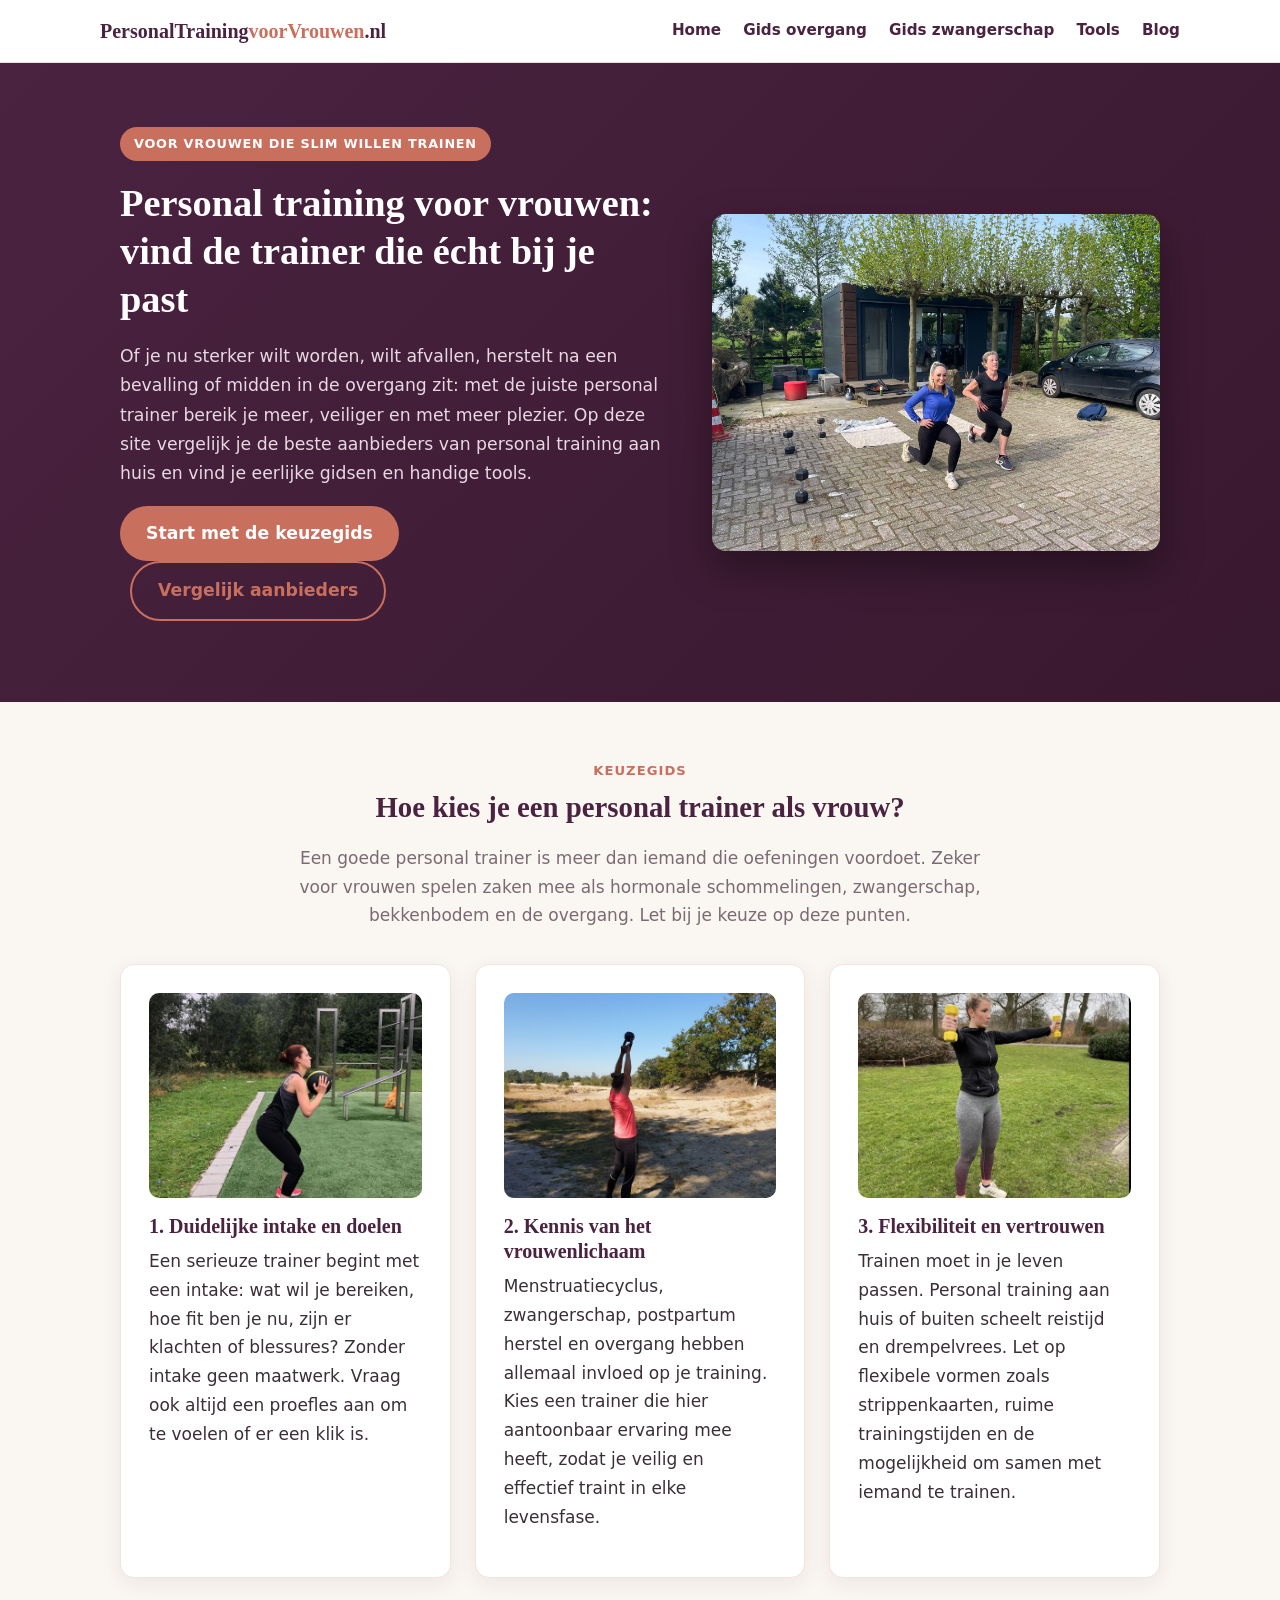
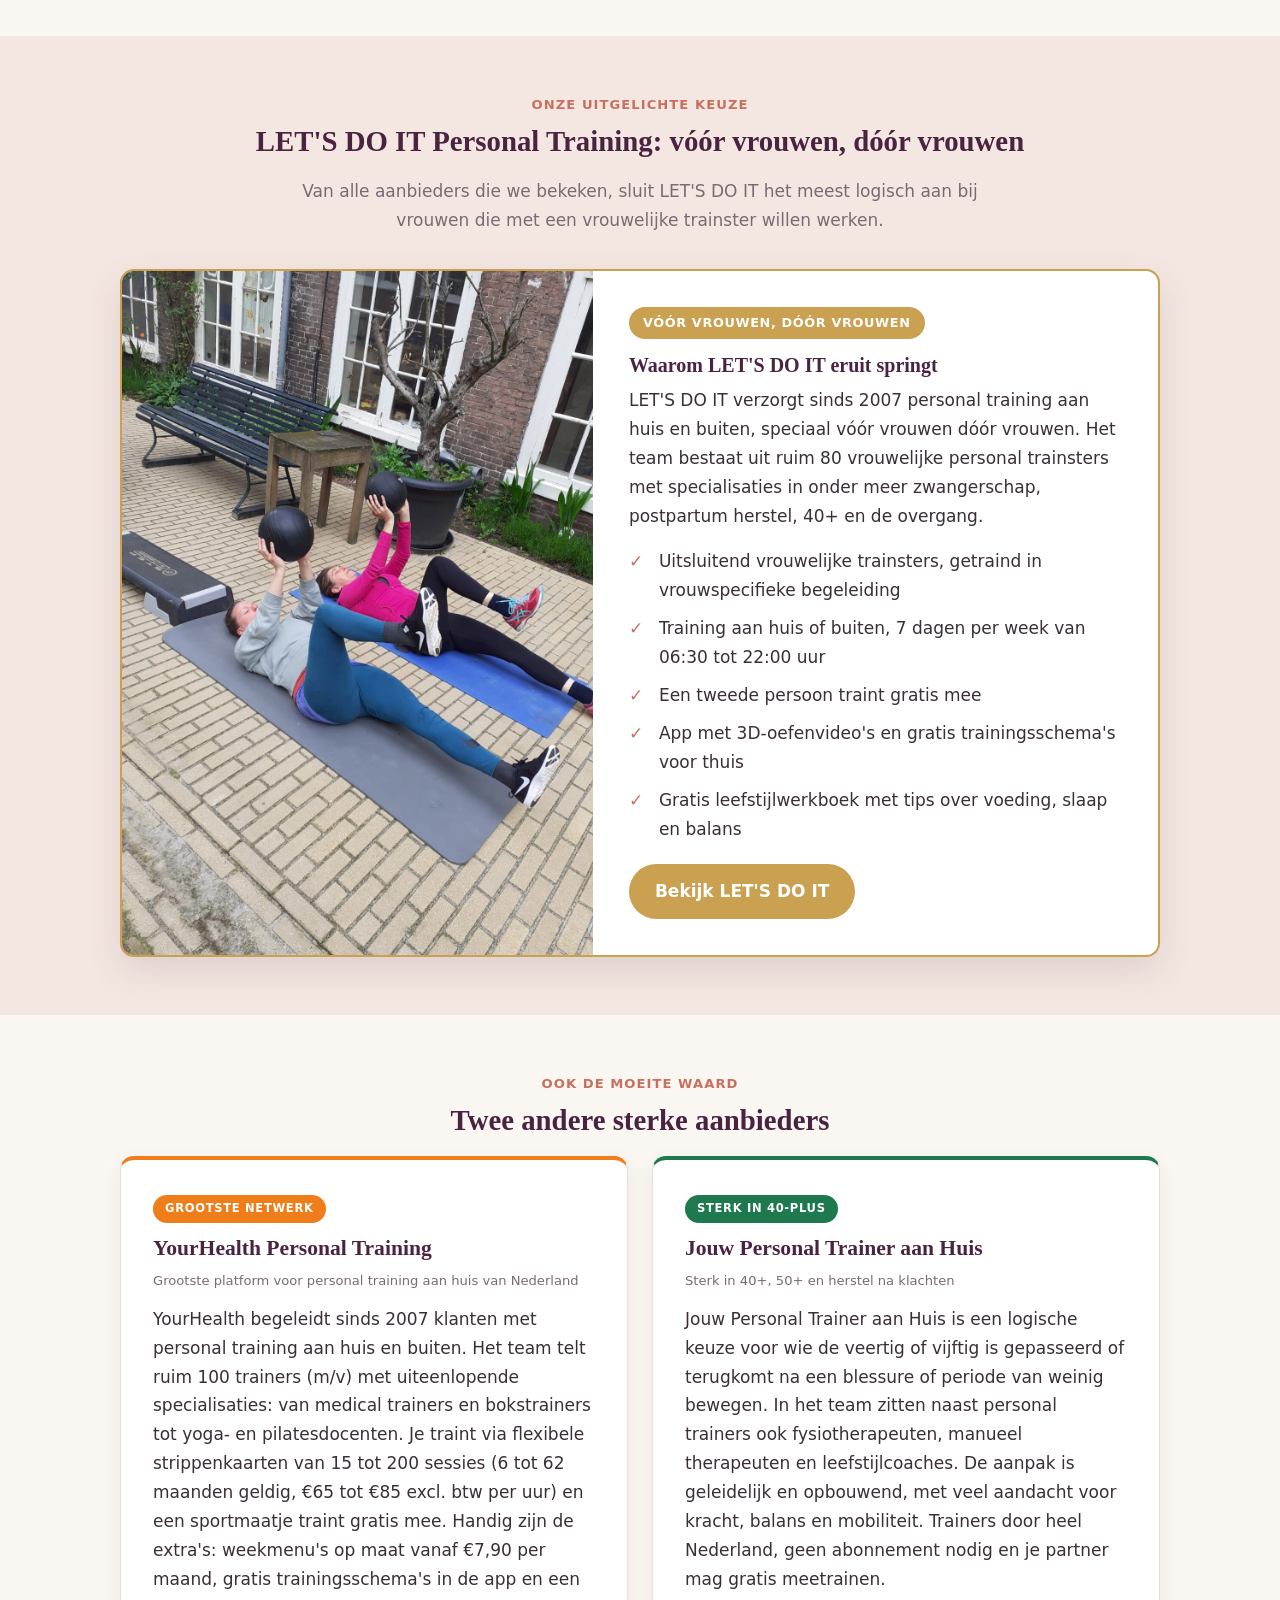
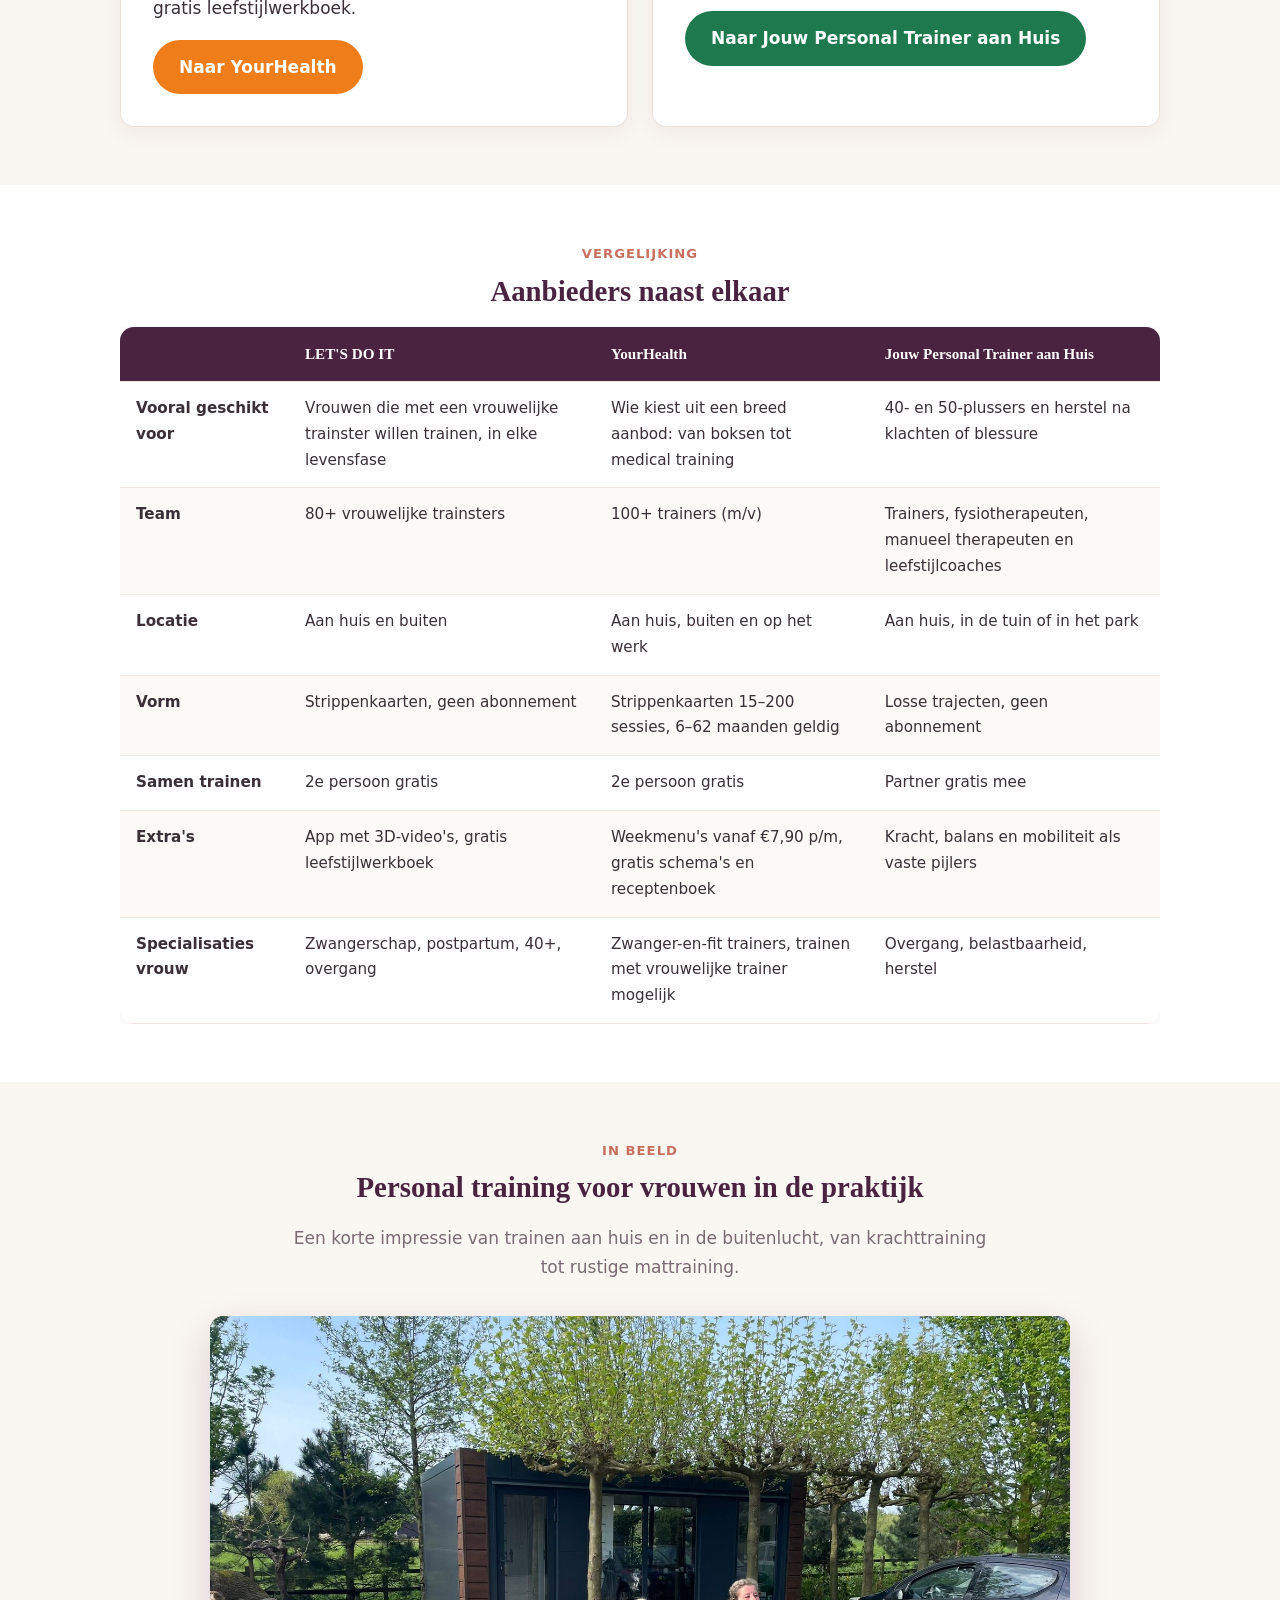
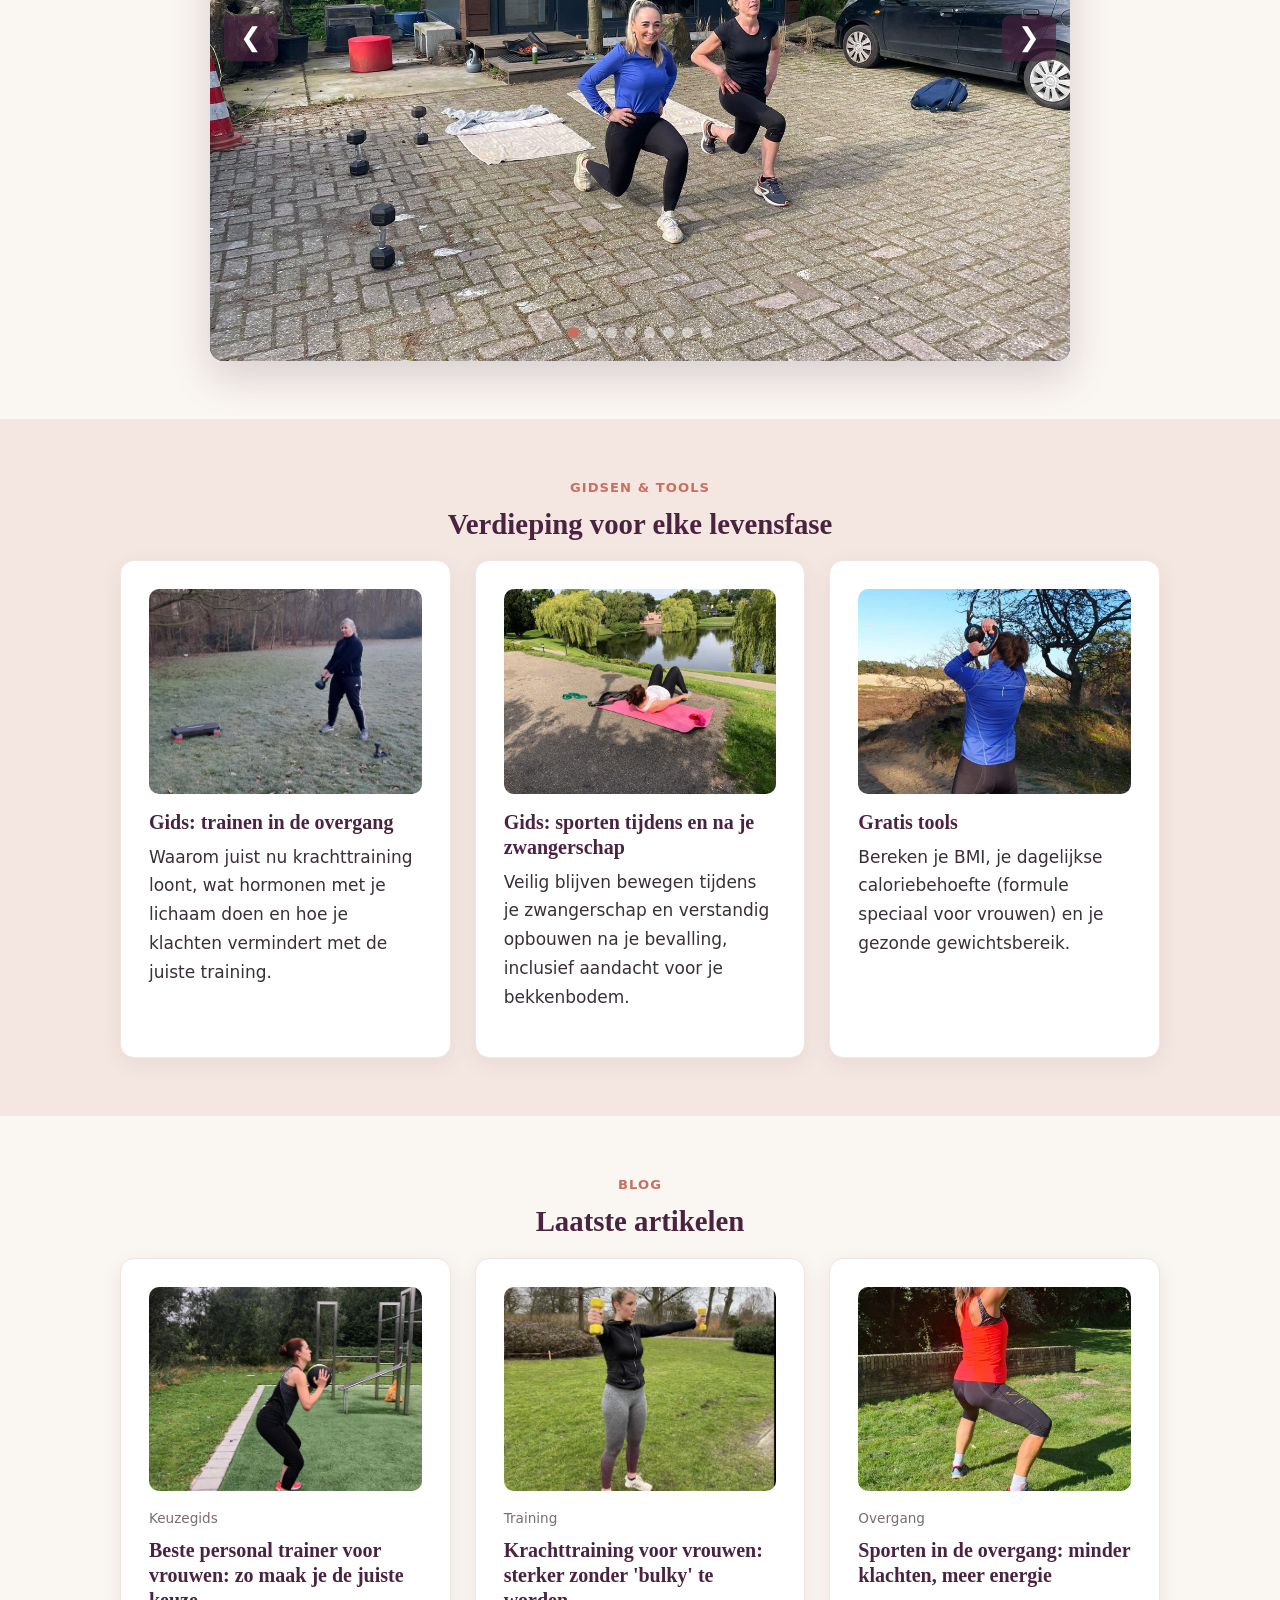
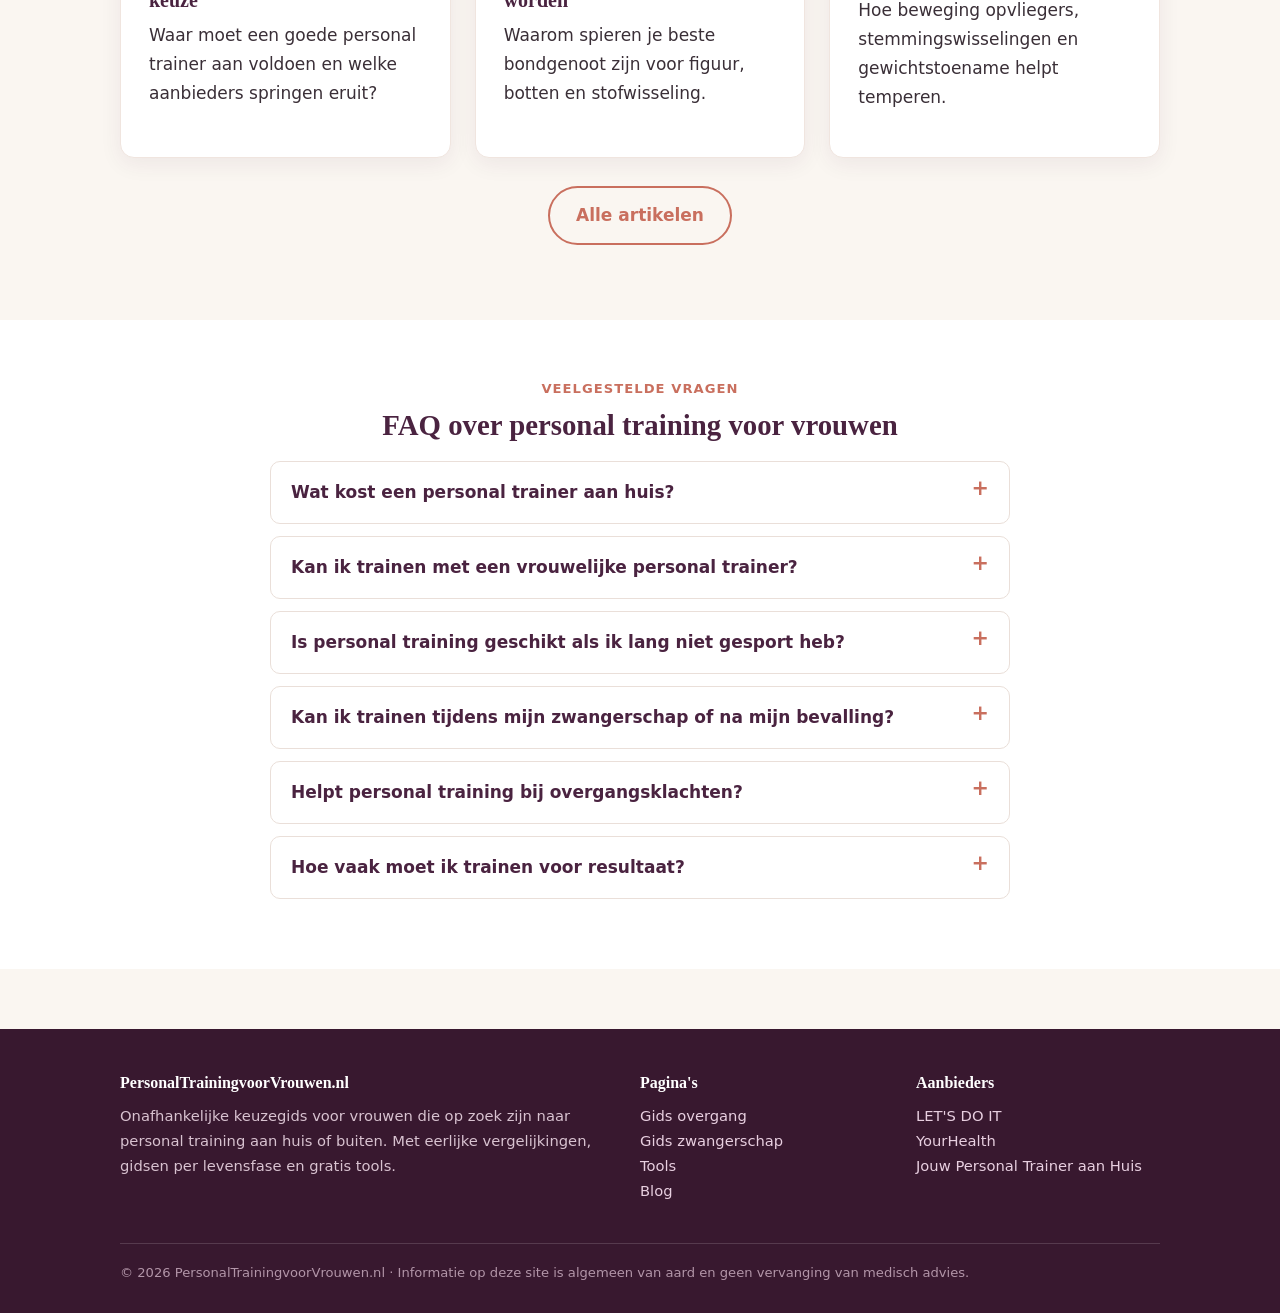
<file: index.html>
<!DOCTYPE html>
<html lang="nl">
<head>
<meta charset="UTF-8">
<meta name="viewport" content="width=device-width, initial-scale=1.0">
<title>Personal Training voor Vrouwen | Vind de beste personal trainer aan huis</title>
<meta name="description" content="Onafhankelijke keuzegids voor personal training voor vrouwen. Vergelijk personal trainers aan huis, lees gidsen over overgang en zwangerschap en gebruik gratis tools.">
<link rel="canonical" href="https://personaltrainingvoorvrouwen.nl/">
<link rel="stylesheet" href="style.css">
</head>
<body>
<header class="site">
  <div class="container nav">
    <a class="logo" href="index.html">PersonalTraining<span>voorVrouwen</span>.nl</a>
    <nav class="menu">
      <a href="index.html">Home</a>
      <a href="gids-overgang.html">Gids overgang</a>
      <a href="gids-zwangerschap.html">Gids zwangerschap</a>
      <a href="tools.html">Tools</a>
      <a href="blog/index.html">Blog</a>
    </nav>
  </div>
</header>

<div class="hero">
  <div class="container grid">
    <div>
      <span class="badge">Voor vrouwen die slim willen trainen</span>
      <h1>Personal training voor vrouwen: vind de trainer die écht bij je past</h1>
      <p>Of je nu sterker wilt worden, wilt afvallen, herstelt na een bevalling of midden in de overgang zit: met de juiste personal trainer bereik je meer, veiliger en met meer plezier. Op deze site vergelijk je de beste aanbieders van personal training aan huis en vind je eerlijke gidsen en handige tools.</p>
      <p>
        <a class="btn" href="#keuzegids">Start met de keuzegids</a>
        <a class="btn ghost" href="#vergelijk" style="margin-left:10px">Vergelijk aanbieders</a>
      </p>
    </div>
    <img src="images/1.jpeg" alt="Vrouwelijke personal trainer begeleidt een klant tijdens een training" width="1600" height="1200">
  </div>
</div>

<section id="keuzegids">
  <div class="container">
    <p class="kicker center">Keuzegids</p>
    <h2 class="center">Hoe kies je een personal trainer als vrouw?</h2>
    <p class="intro">Een goede personal trainer is meer dan iemand die oefeningen voordoet. Zeker voor vrouwen spelen zaken mee als hormonale schommelingen, zwangerschap, bekkenbodem en de overgang. Let bij je keuze op deze punten.</p>
    <div class="cards">
      <div class="card">
        <img src="images/18.jpeg" alt="Vrouw traint met begeleiding van een personal trainer">
        <h3>1. Duidelijke intake en doelen</h3>
        <p>Een serieuze trainer begint met een intake: wat wil je bereiken, hoe fit ben je nu, zijn er klachten of blessures? Zonder intake geen maatwerk. Vraag ook altijd een proefles aan om te voelen of er een klik is.</p>
      </div>
      <div class="card">
        <img src="images/24.jpeg" alt="Personal training op maat voor vrouwen">
        <h3>2. Kennis van het vrouwenlichaam</h3>
        <p>Menstruatiecyclus, zwangerschap, postpartum herstel en overgang hebben allemaal invloed op je training. Kies een trainer die hier aantoonbaar ervaring mee heeft, zodat je veilig en effectief traint in elke levensfase.</p>
      </div>
      <div class="card">
        <img src="images/4.jpeg" alt="Krachttraining met dumbbells voor vrouwen">
        <h3>3. Flexibiliteit en vertrouwen</h3>
        <p>Trainen moet in je leven passen. Personal training aan huis of buiten scheelt reistijd en drempelvrees. Let op flexibele vormen zoals strippenkaarten, ruime trainingstijden en de mogelijkheid om samen met iemand te trainen.</p>
      </div>
    </div>
  </div>
</section>

<section class="blush" id="spotlight">
  <div class="container">
    <p class="kicker center">Onze uitgelichte keuze</p>
    <h2 class="center">LET'S DO IT Personal Training: vóór vrouwen, dóór vrouwen</h2>
    <p class="intro">Van alle aanbieders die we bekeken, sluit LET'S DO IT het meest logisch aan bij vrouwen die met een vrouwelijke trainster willen werken.</p>
    <div class="spotlight ldi">
      <img src="images/49.jpeg" alt="Vrouwelijke personal trainster van een training aan huis">
      <div class="body">
        <span class="ribbon">Vóór vrouwen, dóór vrouwen</span>
        <h3>Waarom LET'S DO IT eruit springt</h3>
        <p>LET'S DO IT verzorgt sinds 2007 personal training aan huis en buiten, speciaal vóór vrouwen dóór vrouwen. Het team bestaat uit ruim 80 vrouwelijke personal trainsters met specialisaties in onder meer zwangerschap, postpartum herstel, 40+ en de overgang.</p>
        <ul class="checks">
          <li>Uitsluitend vrouwelijke trainsters, getraind in vrouwspecifieke begeleiding</li>
          <li>Training aan huis of buiten, 7 dagen per week van 06:30 tot 22:00 uur</li>
          <li>Een tweede persoon traint gratis mee</li>
          <li>App met 3D-oefenvideo's en gratis trainingsschema's voor thuis</li>
          <li>Gratis leefstijlwerkboek met tips over voeding, slaap en balans</li>
        </ul>
        <a class="btn ldi" href="https://www.letsdoitpt.nl/" rel="noopener">Bekijk LET'S DO IT</a>
      </div>
    </div>
  </div>
</section>

<section id="aanbieders">
  <div class="container">
    <p class="kicker center">Ook de moeite waard</p>
    <h2 class="center">Twee andere sterke aanbieders</h2>
    <div class="cards two">
      <div class="provider yh">
        <span class="chip yh">Grootste netwerk</span>
        <h3>YourHealth Personal Training</h3>
        <p class="tag">Grootste platform voor personal training aan huis van Nederland</p>
        <p>YourHealth begeleidt sinds 2007 klanten met personal training aan huis en buiten. Het team telt ruim 100 trainers (m/v) met uiteenlopende specialisaties: van medical trainers en bokstrainers tot yoga- en pilatesdocenten. Je traint via flexibele strippenkaarten van 15 tot 200 sessies (6 tot 62 maanden geldig, €65 tot €85 excl. btw per uur) en een sportmaatje traint gratis mee. Handig zijn de extra's: weekmenu's op maat vanaf €7,90 per maand, gratis trainingsschema's in de app en een gratis leefstijlwerkboek.</p>
        <a class="btn yh" href="https://www.yourhealthpt.nl/" rel="noopener">Naar YourHealth</a>
      </div>
      <div class="provider jptah">
        <span class="chip jptah">Sterk in 40-plus</span>
        <h3>Jouw Personal Trainer aan Huis</h3>
        <p class="tag">Sterk in 40+, 50+ en herstel na klachten</p>
        <p>Jouw Personal Trainer aan Huis is een logische keuze voor wie de veertig of vijftig is gepasseerd of terugkomt na een blessure of periode van weinig bewegen. In het team zitten naast personal trainers ook fysiotherapeuten, manueel therapeuten en leefstijlcoaches. De aanpak is geleidelijk en opbouwend, met veel aandacht voor kracht, balans en mobiliteit. Trainers door heel Nederland, geen abonnement nodig en je partner mag gratis meetrainen.</p>
        <a class="btn jptah" href="https://www.jouwpersonaltraineraanhuis.nl/" rel="noopener">Naar Jouw Personal Trainer aan Huis</a>
      </div>
    </div>
  </div>
</section>

<section class="alt" id="vergelijk">
  <div class="container">
    <p class="kicker center">Vergelijking</p>
    <h2 class="center">Aanbieders naast elkaar</h2>
    <div class="tablewrap">
      <table class="compare">
        <thead>
          <tr><th></th><th>LET'S DO IT</th><th>YourHealth</th><th>Jouw Personal Trainer aan Huis</th></tr>
        </thead>
        <tbody>
          <tr><td><strong>Vooral geschikt voor</strong></td><td>Vrouwen die met een vrouwelijke trainster willen trainen, in elke levensfase</td><td>Wie kiest uit een breed aanbod: van boksen tot medical training</td><td>40- en 50-plussers en herstel na klachten of blessure</td></tr>
          <tr><td><strong>Team</strong></td><td>80+ vrouwelijke trainsters</td><td>100+ trainers (m/v)</td><td>Trainers, fysiotherapeuten, manueel therapeuten en leefstijlcoaches</td></tr>
          <tr><td><strong>Locatie</strong></td><td>Aan huis en buiten</td><td>Aan huis, buiten en op het werk</td><td>Aan huis, in de tuin of in het park</td></tr>
          <tr><td><strong>Vorm</strong></td><td>Strippenkaarten, geen abonnement</td><td>Strippenkaarten 15–200 sessies, 6–62 maanden geldig</td><td>Losse trajecten, geen abonnement</td></tr>
          <tr><td><strong>Samen trainen</strong></td><td>2e persoon gratis</td><td>2e persoon gratis</td><td>Partner gratis mee</td></tr>
          <tr><td><strong>Extra's</strong></td><td>App met 3D-video's, gratis leefstijlwerkboek</td><td>Weekmenu's vanaf €7,90 p/m, gratis schema's en receptenboek</td><td>Kracht, balans en mobiliteit als vaste pijlers</td></tr>
          <tr><td><strong>Specialisaties vrouw</strong></td><td>Zwangerschap, postpartum, 40+, overgang</td><td>Zwanger-en-fit trainers, trainen met vrouwelijke trainer mogelijk</td><td>Overgang, belastbaarheid, herstel</td></tr>
        </tbody>
      </table>
    </div>
  </div>
</section>

<section id="inbeeld">
  <div class="container">
    <p class="kicker center">In beeld</p>
    <h2 class="center">Personal training voor vrouwen in de praktijk</h2>
    <p class="intro">Een korte impressie van trainen aan huis en in de buitenlucht, van krachttraining tot rustige mattraining.</p>
    <div class="slideshow" id="slideshow">
      <img class="slide actief" src="images/1.jpeg" alt="Trainster en klant trainen samen buiten">
      <img class="slide" src="images/4.jpeg" alt="Krachttraining met dumbbells">
      <img class="slide" src="images/18.jpeg" alt="Training onder persoonlijke begeleiding">
      <img class="slide" src="images/24.jpeg" alt="Personal training op maat">
      <img class="slide" src="images/40.jpeg" alt="Kracht en balans voor 50-plussers">
      <img class="slide" src="images/45.jpeg" alt="Rustige training op de mat">
      <img class="slide" src="images/49.jpeg" alt="Vrouwelijke personal trainster aan het werk">
      <img class="slide" src="images/61.jpeg" alt="Thuis trainen op een rustig moment">
      <button class="ss-knop ss-vorige" onclick="wisselSlide(-1)" aria-label="Vorige foto">&#10094;</button>
      <button class="ss-knop ss-volgende" onclick="wisselSlide(1)" aria-label="Volgende foto">&#10095;</button>
      <div class="ss-bolletjes" id="ss-bolletjes"></div>
    </div>
  </div>
</section>

<section class="blush" id="gidsen">
  <div class="container">
    <p class="kicker center">Gidsen &amp; tools</p>
    <h2 class="center">Verdieping voor elke levensfase</h2>
    <div class="cards">
      <div class="card">
        <img src="images/40.jpeg" alt="Vrouw van 50+ traint kracht en balans">
        <h3><a href="gids-overgang.html">Gids: trainen in de overgang</a></h3>
        <p>Waarom juist nu krachttraining loont, wat hormonen met je lichaam doen en hoe je klachten vermindert met de juiste training.</p>
      </div>
      <div class="card">
        <img src="images/10.jpeg" alt="Rustige mattraining geschikt tijdens de zwangerschap">
        <h3><a href="gids-zwangerschap.html">Gids: sporten tijdens en na je zwangerschap</a></h3>
        <p>Veilig blijven bewegen tijdens je zwangerschap en verstandig opbouwen na je bevalling, inclusief aandacht voor je bekkenbodem.</p>
      </div>
      <div class="card">
        <img src="images/31.jpeg" alt="Vrouw werkt buiten aan haar conditie">
        <h3><a href="tools.html">Gratis tools</a></h3>
        <p>Bereken je BMI, je dagelijkse caloriebehoefte (formule speciaal voor vrouwen) en je gezonde gewichtsbereik.</p>
      </div>
    </div>
  </div>
</section>

<section id="blogpreview">
  <div class="container">
    <p class="kicker center">Blog</p>
    <h2 class="center">Laatste artikelen</h2>
    <div class="cards">
      <div class="card">
        <img src="images/18.jpeg" alt="Vrouw kiest haar personal trainer">
        <p class="meta">Keuzegids</p>
        <h3><a href="blog/beste-personal-trainer-voor-vrouwen.html">Beste personal trainer voor vrouwen: zo maak je de juiste keuze</a></h3>
        <p>Waar moet een goede personal trainer aan voldoen en welke aanbieders springen eruit?</p>
      </div>
      <div class="card">
        <img src="images/4.jpeg" alt="Krachttraining voor vrouwen met gewichten">
        <p class="meta">Training</p>
        <h3><a href="blog/krachttraining-voor-vrouwen.html">Krachttraining voor vrouwen: sterker zonder 'bulky' te worden</a></h3>
        <p>Waarom spieren je beste bondgenoot zijn voor figuur, botten en stofwisseling.</p>
      </div>
      <div class="card">
        <img src="images/26.jpeg" alt="Vrouw in de overgang blijft fit met training">
        <p class="meta">Overgang</p>
        <h3><a href="blog/sporten-in-de-overgang.html">Sporten in de overgang: minder klachten, meer energie</a></h3>
        <p>Hoe beweging opvliegers, stemmingswisselingen en gewichtstoename helpt temperen.</p>
      </div>
    </div>
    <p class="center" style="margin-top:28px"><a class="btn ghost" href="blog/index.html">Alle artikelen</a></p>
  </div>
</section>

<section class="alt" id="faq">
  <div class="container narrow">
    <p class="kicker center">Veelgestelde vragen</p>
    <h2 class="center">FAQ over personal training voor vrouwen</h2>
    <details class="faq">
      <summary>Wat kost een personal trainer aan huis?</summary>
      <p>Reken op ongeveer €65 tot €85 excl. btw per uur, afhankelijk van de aanbieder en het aantal sessies dat je afneemt. Hoe groter het pakket, hoe lager het uurtarief. Bij de meeste aanbieders traint een tweede persoon gratis mee, waarmee je de kosten kunt delen.</p>
    </details>
    <details class="faq">
      <summary>Kan ik trainen met een vrouwelijke personal trainer?</summary>
      <p>Ja. LET'S DO IT werkt uitsluitend met vrouwelijke trainsters. Ook bij grotere platforms zoals YourHealth kun je aangeven dat je voorkeur uitgaat naar een vrouw; door de omvang van het team is dat vrijwel altijd te regelen.</p>
    </details>
    <details class="faq">
      <summary>Is personal training geschikt als ik lang niet gesport heb?</summary>
      <p>Juist dan. Een goede trainer bouwt rustig op vanuit jouw huidige niveau en let op houding en uitvoering, zodat je blessures voorkomt. Je traint altijd in je eigen tempo en de trainer is je stok achter de deur.</p>
    </details>
    <details class="faq">
      <summary>Kan ik trainen tijdens mijn zwangerschap of na mijn bevalling?</summary>
      <p>Ja, mits verantwoord begeleid. Bewegen tijdens de zwangerschap is voor de meeste vrouwen juist gezond en helpt bij herstel na de bevalling. Kies wel een trainer met specifieke ervaring en overleg bij twijfel met je verloskundige. Lees ook onze <a href="gids-zwangerschap.html">zwangerschapsgids</a>.</p>
    </details>
    <details class="faq">
      <summary>Helpt personal training bij overgangsklachten?</summary>
      <p>Beweging, en met name krachttraining, kan overgangsklachten zoals slecht slapen, somberheid en gewichtstoename verminderen en beschermt je botten. In onze <a href="gids-overgang.html">overgangsgids</a> lees je precies hoe dat werkt.</p>
    </details>
    <details class="faq">
      <summary>Hoe vaak moet ik trainen voor resultaat?</summary>
      <p>Veel vrouwen starten met twee sessies per week om ritme op te bouwen en schalen later terug naar één sessie plus zelfstandig trainen met een thuisschema. Consistentie is belangrijker dan intensiteit: liever elke week trainen dan af en toe vol gas.</p>
    </details>
  </div>
</section>

<footer class="site">
  <div class="container">
    <div class="fgrid">
      <div>
        <h4>PersonalTrainingvoorVrouwen.nl</h4>
        <p>Onafhankelijke keuzegids voor vrouwen die op zoek zijn naar personal training aan huis of buiten. Met eerlijke vergelijkingen, gidsen per levensfase en gratis tools.</p>
      </div>
      <div>
        <h4>Pagina's</h4>
        <p><a href="gids-overgang.html">Gids overgang</a><br>
        <a href="gids-zwangerschap.html">Gids zwangerschap</a><br>
        <a href="tools.html">Tools</a><br>
        <a href="blog/index.html">Blog</a></p>
      </div>
      <div>
        <h4>Aanbieders</h4>
        <p><a href="https://www.letsdoitpt.nl/" rel="noopener">LET'S DO IT</a><br>
        <a href="https://www.yourhealthpt.nl/" rel="noopener">YourHealth</a><br>
        <a href="https://www.jouwpersonaltraineraanhuis.nl/" rel="noopener">Jouw Personal Trainer aan Huis</a></p>
      </div>
    </div>
    <div class="fbottom">© 2026 PersonalTrainingvoorVrouwen.nl · Informatie op deze site is algemeen van aard en geen vervanging van medisch advies.</div>
  </div>
</footer>

<script>
(function(){
  var slides = document.querySelectorAll('#slideshow .slide');
  var bolletjes = document.getElementById('ss-bolletjes');
  var huidig = 0, timer;
  for (var i = 0; i < slides.length; i++){
    var b = document.createElement('span');
    b.dataset.index = i;
    b.addEventListener('click', function(){ toon(parseInt(this.dataset.index, 10)); start(); });
    bolletjes.appendChild(b);
  }
  function toon(n){
    slides[huidig].classList.remove('actief');
    bolletjes.children[huidig].classList.remove('actief');
    huidig = (n + slides.length) % slides.length;
    slides[huidig].classList.add('actief');
    bolletjes.children[huidig].classList.add('actief');
  }
  window.wisselSlide = function(richting){ toon(huidig + richting); start(); };
  function start(){
    clearInterval(timer);
    timer = setInterval(function(){ toon(huidig + 1); }, 4500);
  }
  bolletjes.children[0].classList.add('actief');
  var ss = document.getElementById('slideshow');
  ss.addEventListener('mouseenter', function(){ clearInterval(timer); });
  ss.addEventListener('mouseleave', start);
  start();
})();
</script>
</body>
</html>
</file>
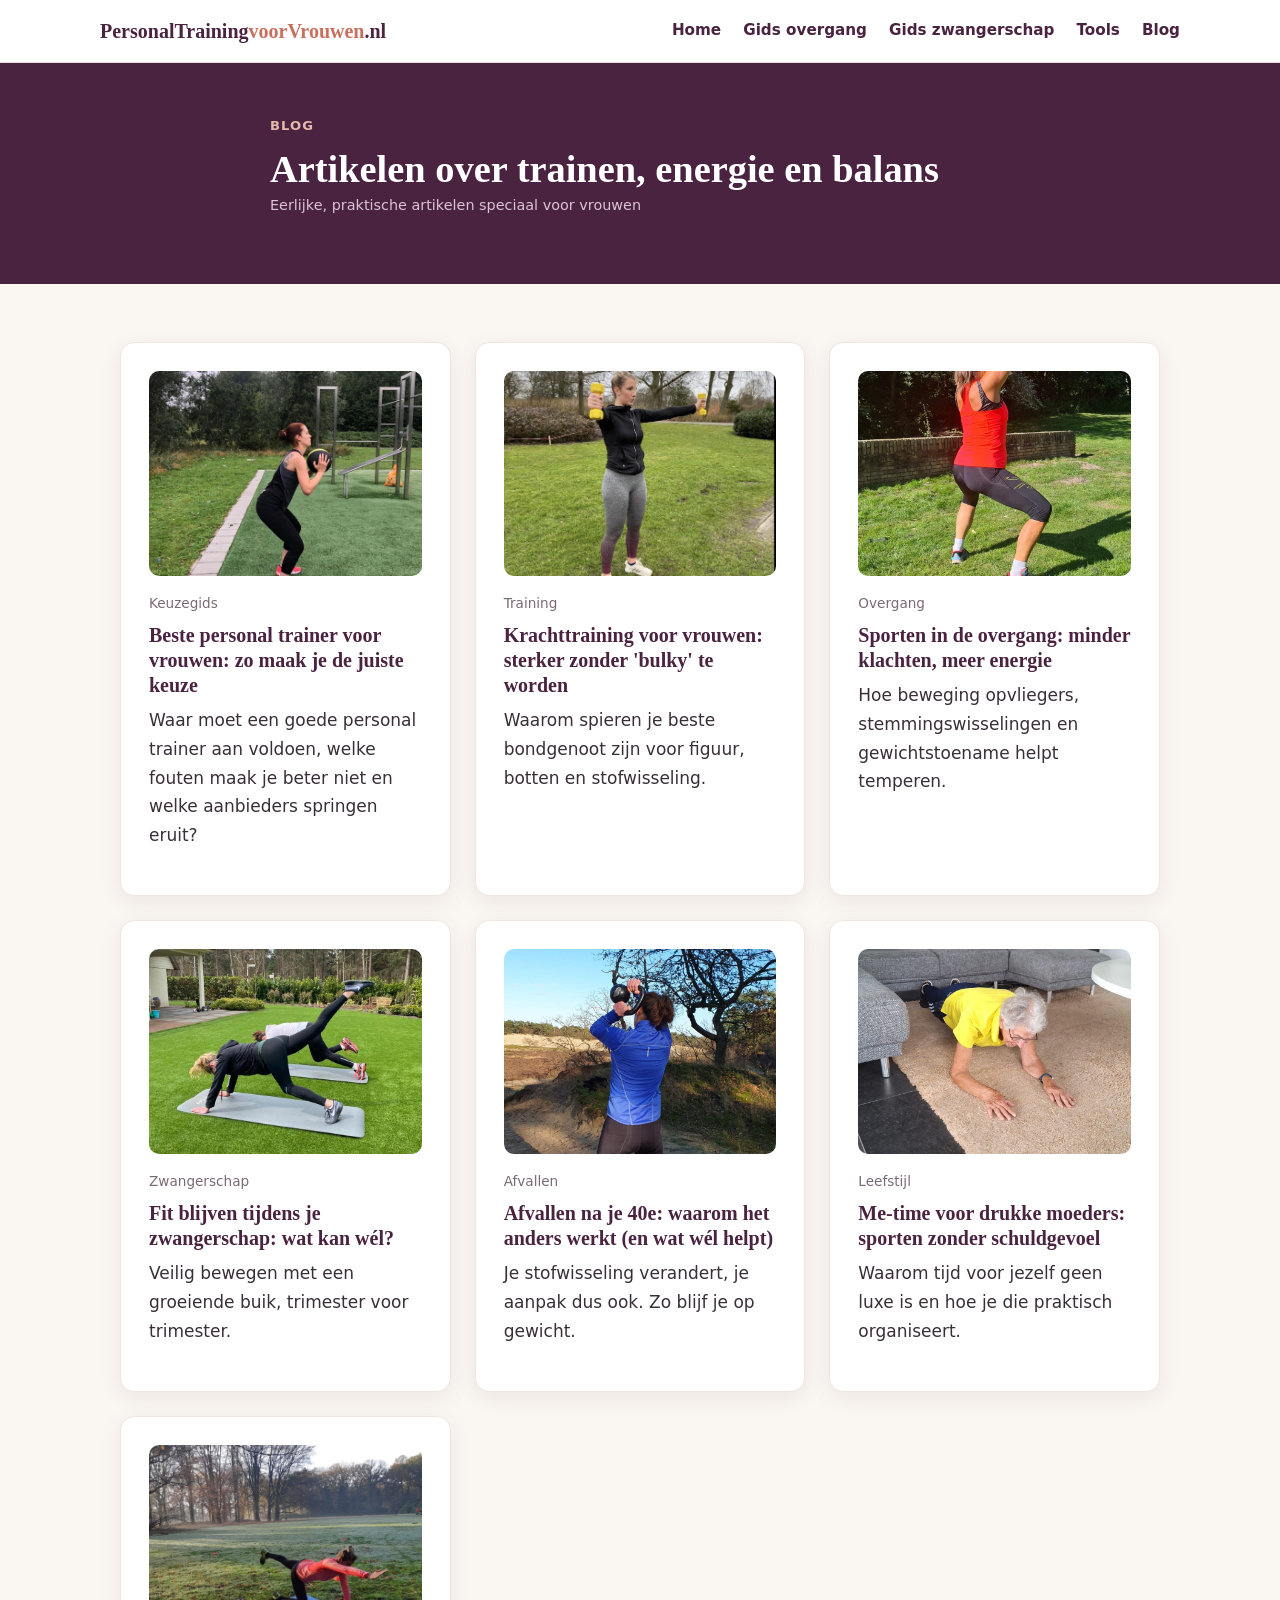
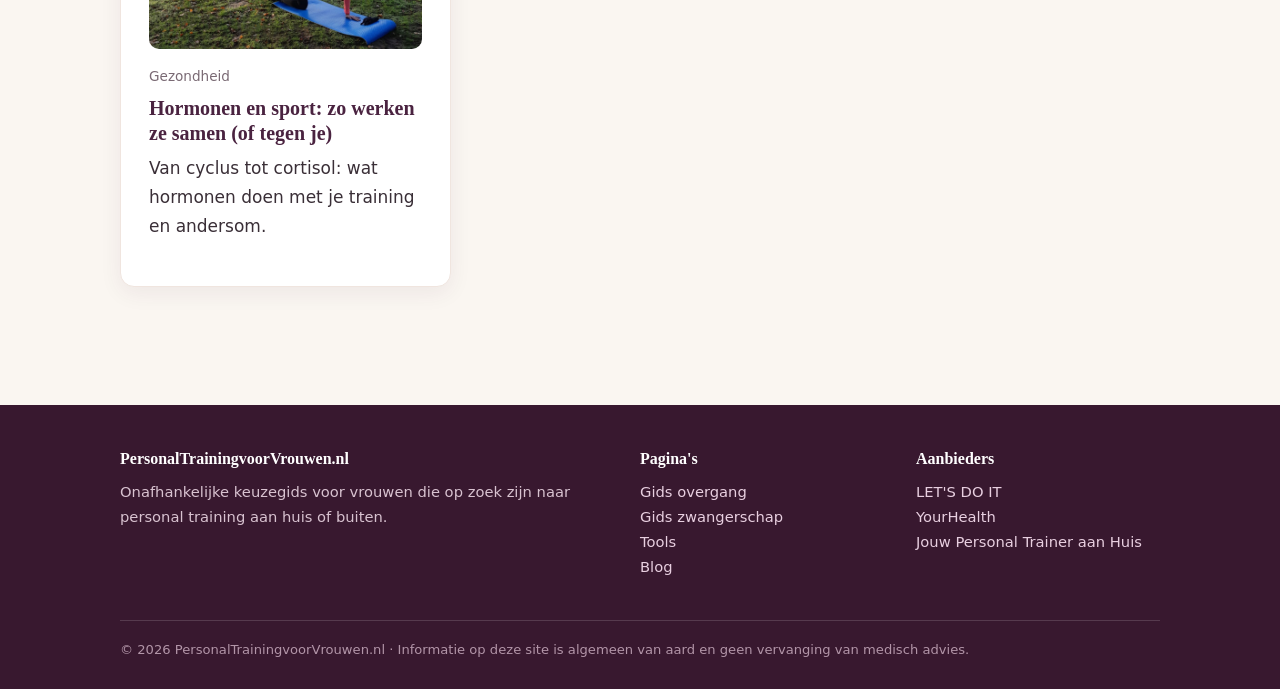
<file: blog/index.html>
<!DOCTYPE html>
<html lang="nl">
<head>
<meta charset="UTF-8">
<meta name="viewport" content="width=device-width, initial-scale=1.0">
<title>Blog over personal training voor vrouwen | PersonalTrainingvoorVrouwen.nl</title>
<meta name="description" content="Artikelen over personal training voor vrouwen: van krachttraining en afvallen na je 40e tot sporten in de overgang en tijdens je zwangerschap.">
<link rel="canonical" href="https://personaltrainingvoorvrouwen.nl/blog/index.html">
<link rel="stylesheet" href="../style.css">
</head>
<body>
<header class="site">
  <div class="container nav">
    <a class="logo" href="../index.html">PersonalTraining<span>voorVrouwen</span>.nl</a>
    <nav class="menu">
      <a href="../index.html">Home</a>
      <a href="../gids-overgang.html">Gids overgang</a>
      <a href="../gids-zwangerschap.html">Gids zwangerschap</a>
      <a href="../tools.html">Tools</a>
      <a href="index.html">Blog</a>
    </nav>
  </div>
</header>

<div class="article-hero">
  <div class="container narrow">
    <p class="kicker" style="color:#e6b9a9">Blog</p>
    <h1>Artikelen over trainen, energie en balans</h1>
    <p class="meta">Eerlijke, praktische artikelen speciaal voor vrouwen</p>
  </div>
</div>

<section>
  <div class="container">
    <div class="cards">
      <div class="card">
        <img src="../images/18.jpeg" alt="Vrouw kiest haar personal trainer">
        <p class="meta">Keuzegids</p>
        <h3><a href="beste-personal-trainer-voor-vrouwen.html">Beste personal trainer voor vrouwen: zo maak je de juiste keuze</a></h3>
        <p>Waar moet een goede personal trainer aan voldoen, welke fouten maak je beter niet en welke aanbieders springen eruit?</p>
      </div>
      <div class="card">
        <img src="../images/4.jpeg" alt="Krachttraining voor vrouwen met dumbbells">
        <p class="meta">Training</p>
        <h3><a href="krachttraining-voor-vrouwen.html">Krachttraining voor vrouwen: sterker zonder 'bulky' te worden</a></h3>
        <p>Waarom spieren je beste bondgenoot zijn voor figuur, botten en stofwisseling.</p>
      </div>
      <div class="card">
        <img src="../images/26.jpeg" alt="Vrouw in de overgang blijft fit met sport">
        <p class="meta">Overgang</p>
        <h3><a href="sporten-in-de-overgang.html">Sporten in de overgang: minder klachten, meer energie</a></h3>
        <p>Hoe beweging opvliegers, stemmingswisselingen en gewichtstoename helpt temperen.</p>
      </div>
      <div class="card">
        <img src="../images/45.jpeg" alt="Rustige training op de mat tijdens de zwangerschap">
        <p class="meta">Zwangerschap</p>
        <h3><a href="fit-blijven-tijdens-je-zwangerschap.html">Fit blijven tijdens je zwangerschap: wat kan wél?</a></h3>
        <p>Veilig bewegen met een groeiende buik, trimester voor trimester.</p>
      </div>
      <div class="card">
        <img src="../images/31.jpeg" alt="Vrouw van boven de veertig werkt aan haar conditie">
        <p class="meta">Afvallen</p>
        <h3><a href="afvallen-na-je-40e.html">Afvallen na je 40e: waarom het anders werkt (en wat wél helpt)</a></h3>
        <p>Je stofwisseling verandert, je aanpak dus ook. Zo blijf je op gewicht.</p>
      </div>
      <div class="card">
        <img src="../images/61.jpeg" alt="Moeder pakt thuis een moment voor zichzelf met een workout">
        <p class="meta">Leefstijl</p>
        <h3><a href="me-time-voor-drukke-moeders.html">Me-time voor drukke moeders: sporten zonder schuldgevoel</a></h3>
        <p>Waarom tijd voor jezelf geen luxe is en hoe je die praktisch organiseert.</p>
      </div>
      <div class="card">
        <img src="../images/30.jpeg" alt="Vrouw werkt aan balans en hormonale gezondheid">
        <p class="meta">Gezondheid</p>
        <h3><a href="hormonen-en-sport.html">Hormonen en sport: zo werken ze samen (of tegen je)</a></h3>
        <p>Van cyclus tot cortisol: wat hormonen doen met je training en andersom.</p>
      </div>
    </div>
  </div>
</section>

<footer class="site">
  <div class="container">
    <div class="fgrid">
      <div>
        <h4>PersonalTrainingvoorVrouwen.nl</h4>
        <p>Onafhankelijke keuzegids voor vrouwen die op zoek zijn naar personal training aan huis of buiten.</p>
      </div>
      <div>
        <h4>Pagina's</h4>
        <p><a href="../gids-overgang.html">Gids overgang</a><br>
        <a href="../gids-zwangerschap.html">Gids zwangerschap</a><br>
        <a href="../tools.html">Tools</a><br>
        <a href="index.html">Blog</a></p>
      </div>
      <div>
        <h4>Aanbieders</h4>
        <p><a href="https://www.letsdoitpt.nl/" rel="noopener">LET'S DO IT</a><br>
        <a href="https://www.yourhealthpt.nl/" rel="noopener">YourHealth</a><br>
        <a href="https://www.jouwpersonaltraineraanhuis.nl/" rel="noopener">Jouw Personal Trainer aan Huis</a></p>
      </div>
    </div>
    <div class="fbottom">© 2026 PersonalTrainingvoorVrouwen.nl · Informatie op deze site is algemeen van aard en geen vervanging van medisch advies.</div>
  </div>
</footer>
</body>
</html>
</file>
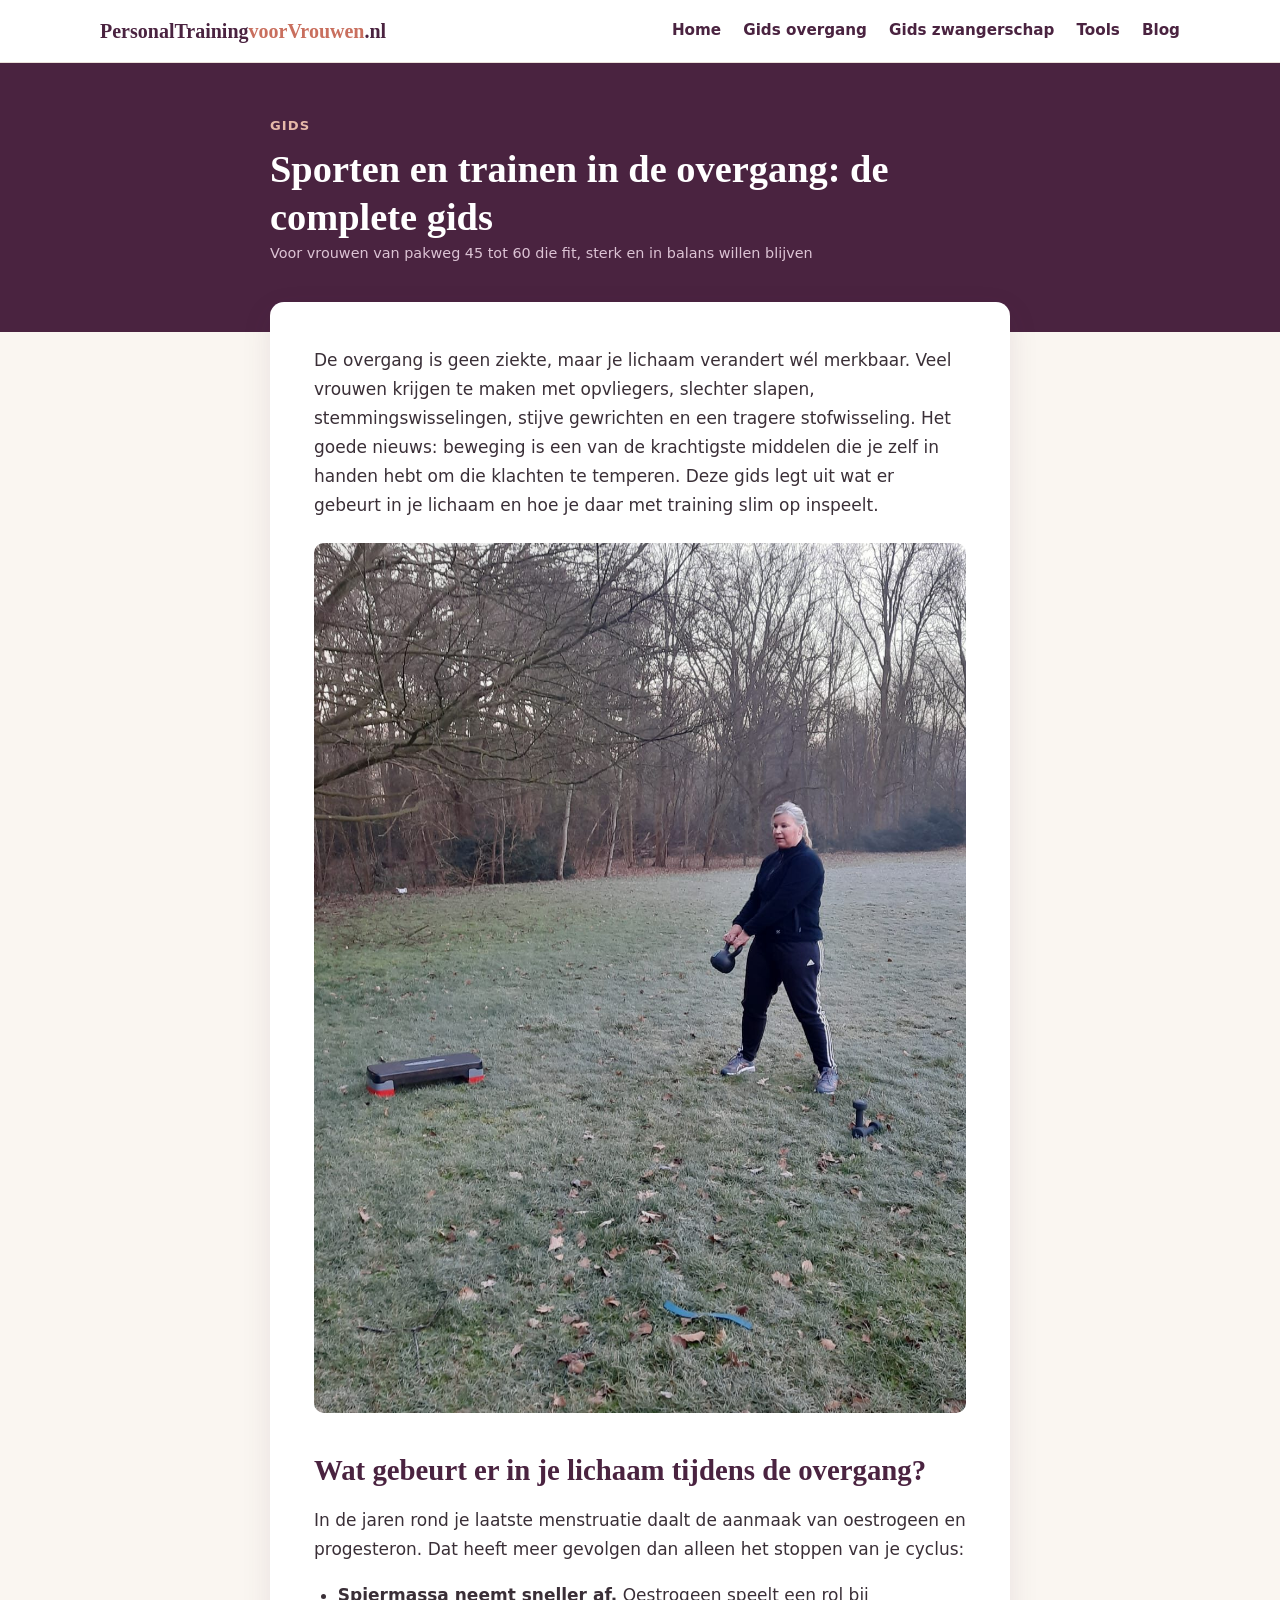
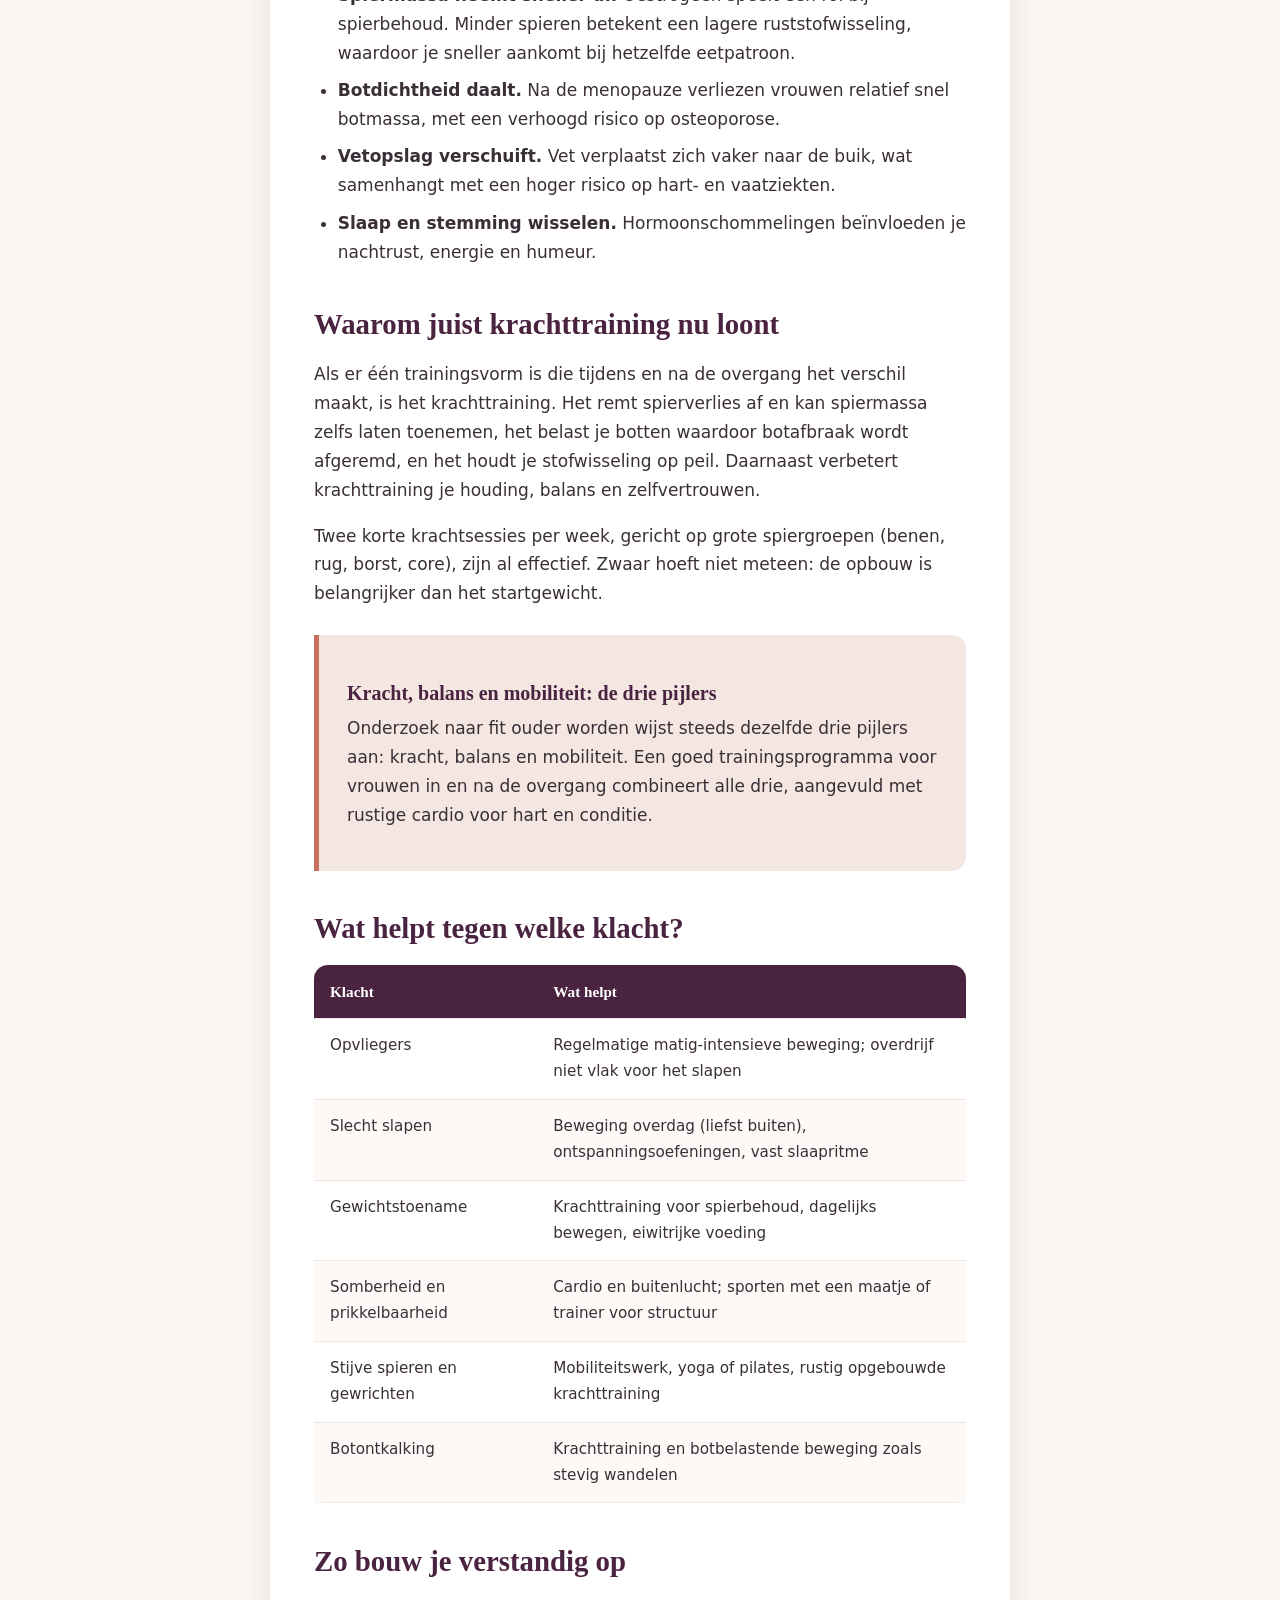
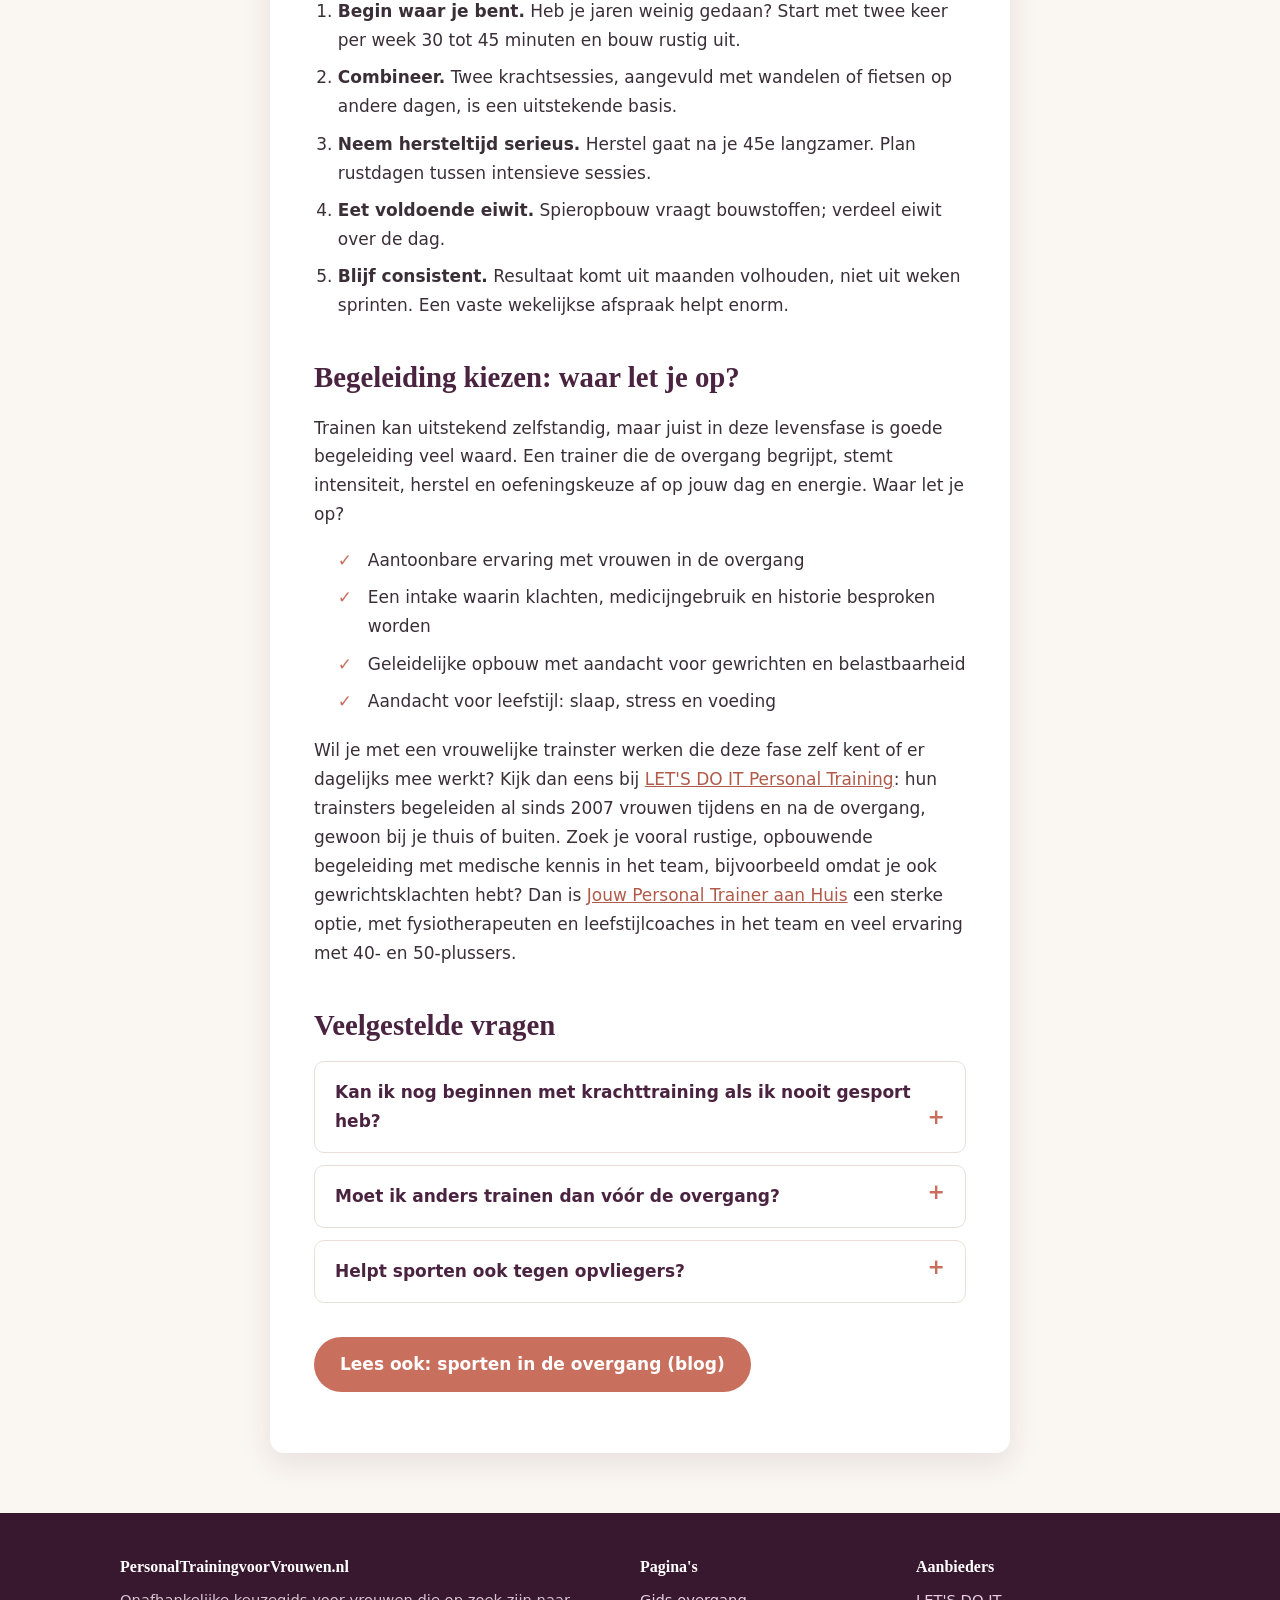
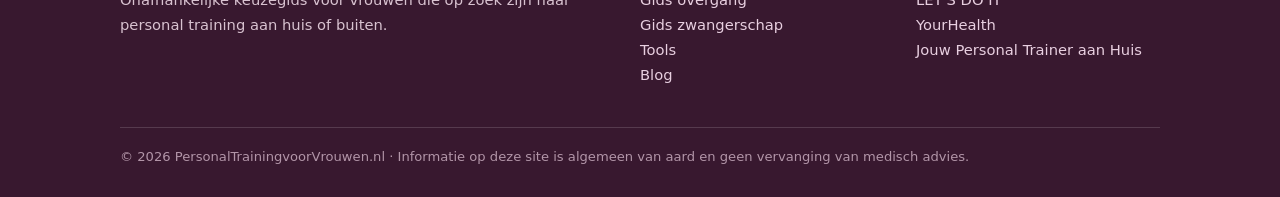
<file: gids-overgang.html>
<!DOCTYPE html>
<html lang="nl">
<head>
<meta charset="UTF-8">
<meta name="viewport" content="width=device-width, initial-scale=1.0">
<title>Gids: sporten en trainen in de overgang | PersonalTrainingvoorVrouwen.nl</title>
<meta name="description" content="Complete gids over sporten in de overgang: wat hormonen met je lichaam doen, waarom krachttraining nu extra belangrijk is en hoe je klachten vermindert met de juiste training.">
<link rel="canonical" href="https://personaltrainingvoorvrouwen.nl/gids-overgang.html">
<link rel="stylesheet" href="style.css">
</head>
<body>
<header class="site">
  <div class="container nav">
    <a class="logo" href="index.html">PersonalTraining<span>voorVrouwen</span>.nl</a>
    <nav class="menu">
      <a href="index.html">Home</a>
      <a href="gids-overgang.html">Gids overgang</a>
      <a href="gids-zwangerschap.html">Gids zwangerschap</a>
      <a href="tools.html">Tools</a>
      <a href="blog/index.html">Blog</a>
    </nav>
  </div>
</header>

<div class="article-hero">
  <div class="container narrow">
    <p class="kicker" style="color:#e6b9a9">Gids</p>
    <h1>Sporten en trainen in de overgang: de complete gids</h1>
    <p class="meta">Voor vrouwen van pakweg 45 tot 60 die fit, sterk en in balans willen blijven</p>
  </div>
</div>

<div class="container narrow">
<article class="post">
  <p>De overgang is geen ziekte, maar je lichaam verandert wél merkbaar. Veel vrouwen krijgen te maken met opvliegers, slechter slapen, stemmingswisselingen, stijve gewrichten en een tragere stofwisseling. Het goede nieuws: beweging is een van de krachtigste middelen die je zelf in handen hebt om die klachten te temperen. Deze gids legt uit wat er gebeurt in je lichaam en hoe je daar met training slim op inspeelt.</p>

  <img src="images/40.jpeg" alt="Vrouw van boven de vijftig traint kracht en balans onder begeleiding">

  <h2>Wat gebeurt er in je lichaam tijdens de overgang?</h2>
  <p>In de jaren rond je laatste menstruatie daalt de aanmaak van oestrogeen en progesteron. Dat heeft meer gevolgen dan alleen het stoppen van je cyclus:</p>
  <ul>
    <li><strong>Spiermassa neemt sneller af.</strong> Oestrogeen speelt een rol bij spierbehoud. Minder spieren betekent een lagere ruststofwisseling, waardoor je sneller aankomt bij hetzelfde eetpatroon.</li>
    <li><strong>Botdichtheid daalt.</strong> Na de menopauze verliezen vrouwen relatief snel botmassa, met een verhoogd risico op osteoporose.</li>
    <li><strong>Vetopslag verschuift.</strong> Vet verplaatst zich vaker naar de buik, wat samenhangt met een hoger risico op hart- en vaatziekten.</li>
    <li><strong>Slaap en stemming wisselen.</strong> Hormoonschommelingen beïnvloeden je nachtrust, energie en humeur.</li>
  </ul>

  <h2>Waarom juist krachttraining nu loont</h2>
  <p>Als er één trainingsvorm is die tijdens en na de overgang het verschil maakt, is het krachttraining. Het remt spierverlies af en kan spiermassa zelfs laten toenemen, het belast je botten waardoor botafbraak wordt afgeremd, en het houdt je stofwisseling op peil. Daarnaast verbetert krachttraining je houding, balans en zelfvertrouwen.</p>
  <p>Twee korte krachtsessies per week, gericht op grote spiergroepen (benen, rug, borst, core), zijn al effectief. Zwaar hoeft niet meteen: de opbouw is belangrijker dan het startgewicht.</p>

  <div class="callout">
    <h3>Kracht, balans en mobiliteit: de drie pijlers</h3>
    <p>Onderzoek naar fit ouder worden wijst steeds dezelfde drie pijlers aan: kracht, balans en mobiliteit. Een goed trainingsprogramma voor vrouwen in en na de overgang combineert alle drie, aangevuld met rustige cardio voor hart en conditie.</p>
  </div>

  <h2>Wat helpt tegen welke klacht?</h2>
  <div class="tablewrap">
    <table class="compare">
      <thead><tr><th>Klacht</th><th>Wat helpt</th></tr></thead>
      <tbody>
        <tr><td>Opvliegers</td><td>Regelmatige matig-intensieve beweging; overdrijf niet vlak voor het slapen</td></tr>
        <tr><td>Slecht slapen</td><td>Beweging overdag (liefst buiten), ontspanningsoefeningen, vast slaapritme</td></tr>
        <tr><td>Gewichtstoename</td><td>Krachttraining voor spierbehoud, dagelijks bewegen, eiwitrijke voeding</td></tr>
        <tr><td>Somberheid en prikkelbaarheid</td><td>Cardio en buitenlucht; sporten met een maatje of trainer voor structuur</td></tr>
        <tr><td>Stijve spieren en gewrichten</td><td>Mobiliteitswerk, yoga of pilates, rustig opgebouwde krachttraining</td></tr>
        <tr><td>Botontkalking</td><td>Krachttraining en botbelastende beweging zoals stevig wandelen</td></tr>
      </tbody>
    </table>
  </div>

  <h2>Zo bouw je verstandig op</h2>
  <ol>
    <li><strong>Begin waar je bent.</strong> Heb je jaren weinig gedaan? Start met twee keer per week 30 tot 45 minuten en bouw rustig uit.</li>
    <li><strong>Combineer.</strong> Twee krachtsessies, aangevuld met wandelen of fietsen op andere dagen, is een uitstekende basis.</li>
    <li><strong>Neem hersteltijd serieus.</strong> Herstel gaat na je 45e langzamer. Plan rustdagen tussen intensieve sessies.</li>
    <li><strong>Eet voldoende eiwit.</strong> Spieropbouw vraagt bouwstoffen; verdeel eiwit over de dag.</li>
    <li><strong>Blijf consistent.</strong> Resultaat komt uit maanden volhouden, niet uit weken sprinten. Een vaste wekelijkse afspraak helpt enorm.</li>
  </ol>

  <h2>Begeleiding kiezen: waar let je op?</h2>
  <p>Trainen kan uitstekend zelfstandig, maar juist in deze levensfase is goede begeleiding veel waard. Een trainer die de overgang begrijpt, stemt intensiteit, herstel en oefeningskeuze af op jouw dag en energie. Waar let je op?</p>
  <ul class="checks">
    <li>Aantoonbare ervaring met vrouwen in de overgang</li>
    <li>Een intake waarin klachten, medicijngebruik en historie besproken worden</li>
    <li>Geleidelijke opbouw met aandacht voor gewrichten en belastbaarheid</li>
    <li>Aandacht voor leefstijl: slaap, stress en voeding</li>
  </ul>
  <p>Wil je met een vrouwelijke trainster werken die deze fase zelf kent of er dagelijks mee werkt? Kijk dan eens bij <a href="https://www.letsdoitpt.nl/" rel="noopener">LET'S DO IT Personal Training</a>: hun trainsters begeleiden al sinds 2007 vrouwen tijdens en na de overgang, gewoon bij je thuis of buiten. Zoek je vooral rustige, opbouwende begeleiding met medische kennis in het team, bijvoorbeeld omdat je ook gewrichtsklachten hebt? Dan is <a href="https://www.jouwpersonaltraineraanhuis.nl/" rel="noopener">Jouw Personal Trainer aan Huis</a> een sterke optie, met fysiotherapeuten en leefstijlcoaches in het team en veel ervaring met 40- en 50-plussers.</p>

  <h2>Veelgestelde vragen</h2>
  <details class="faq"><summary>Kan ik nog beginnen met krachttraining als ik nooit gesport heb?</summary><p>Ja. Het lichaam reageert op elke leeftijd op krachttraining. Begin licht, focus op techniek en bouw rustig op, het liefst met begeleiding in de eerste maanden.</p></details>
  <details class="faq"><summary>Moet ik anders trainen dan vóór de overgang?</summary><p>De basis blijft gelijk, maar herstel vraagt meer aandacht, krachttraining wordt belangrijker en heel intensieve sessies laat op de avond kunnen je slaap verstoren. Luister naar je lichaam en varieer.</p></details>
  <details class="faq"><summary>Helpt sporten ook tegen opvliegers?</summary><p>Vrouwen die regelmatig bewegen rapporteren gemiddeld mildere klachten en een beter humeur. Beweging is geen wondermiddel, maar wel een van de weinige dingen die op vrijwel alle overgangsklachten tegelijk een positief effect hebben.</p></details>

  <p style="margin-top:2em"><a class="btn" href="blog/sporten-in-de-overgang.html">Lees ook: sporten in de overgang (blog)</a></p>
</article>
</div>

<footer class="site">
  <div class="container">
    <div class="fgrid">
      <div>
        <h4>PersonalTrainingvoorVrouwen.nl</h4>
        <p>Onafhankelijke keuzegids voor vrouwen die op zoek zijn naar personal training aan huis of buiten.</p>
      </div>
      <div>
        <h4>Pagina's</h4>
        <p><a href="gids-overgang.html">Gids overgang</a><br>
        <a href="gids-zwangerschap.html">Gids zwangerschap</a><br>
        <a href="tools.html">Tools</a><br>
        <a href="blog/index.html">Blog</a></p>
      </div>
      <div>
        <h4>Aanbieders</h4>
        <p><a href="https://www.letsdoitpt.nl/" rel="noopener">LET'S DO IT</a><br>
        <a href="https://www.yourhealthpt.nl/" rel="noopener">YourHealth</a><br>
        <a href="https://www.jouwpersonaltraineraanhuis.nl/" rel="noopener">Jouw Personal Trainer aan Huis</a></p>
      </div>
    </div>
    <div class="fbottom">© 2026 PersonalTrainingvoorVrouwen.nl · Informatie op deze site is algemeen van aard en geen vervanging van medisch advies.</div>
  </div>
</footer>
</body>
</html>
</file>
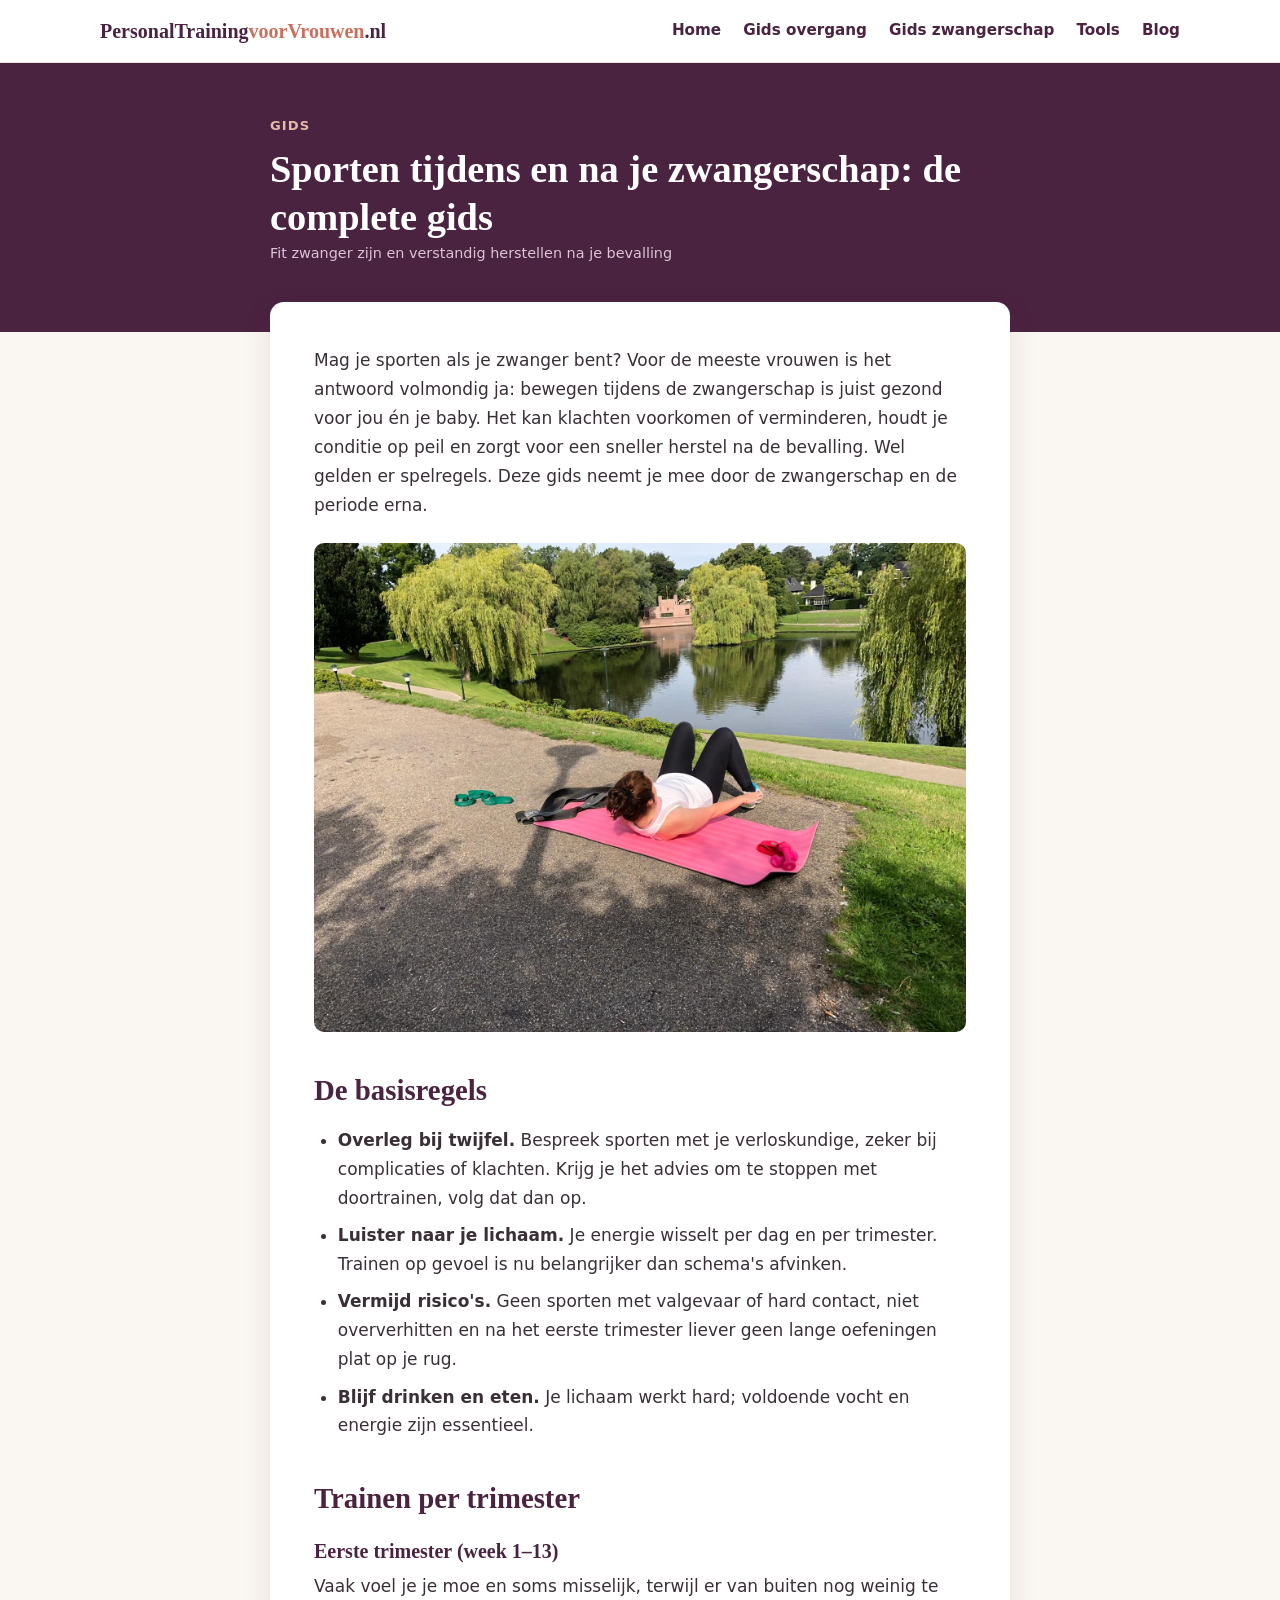
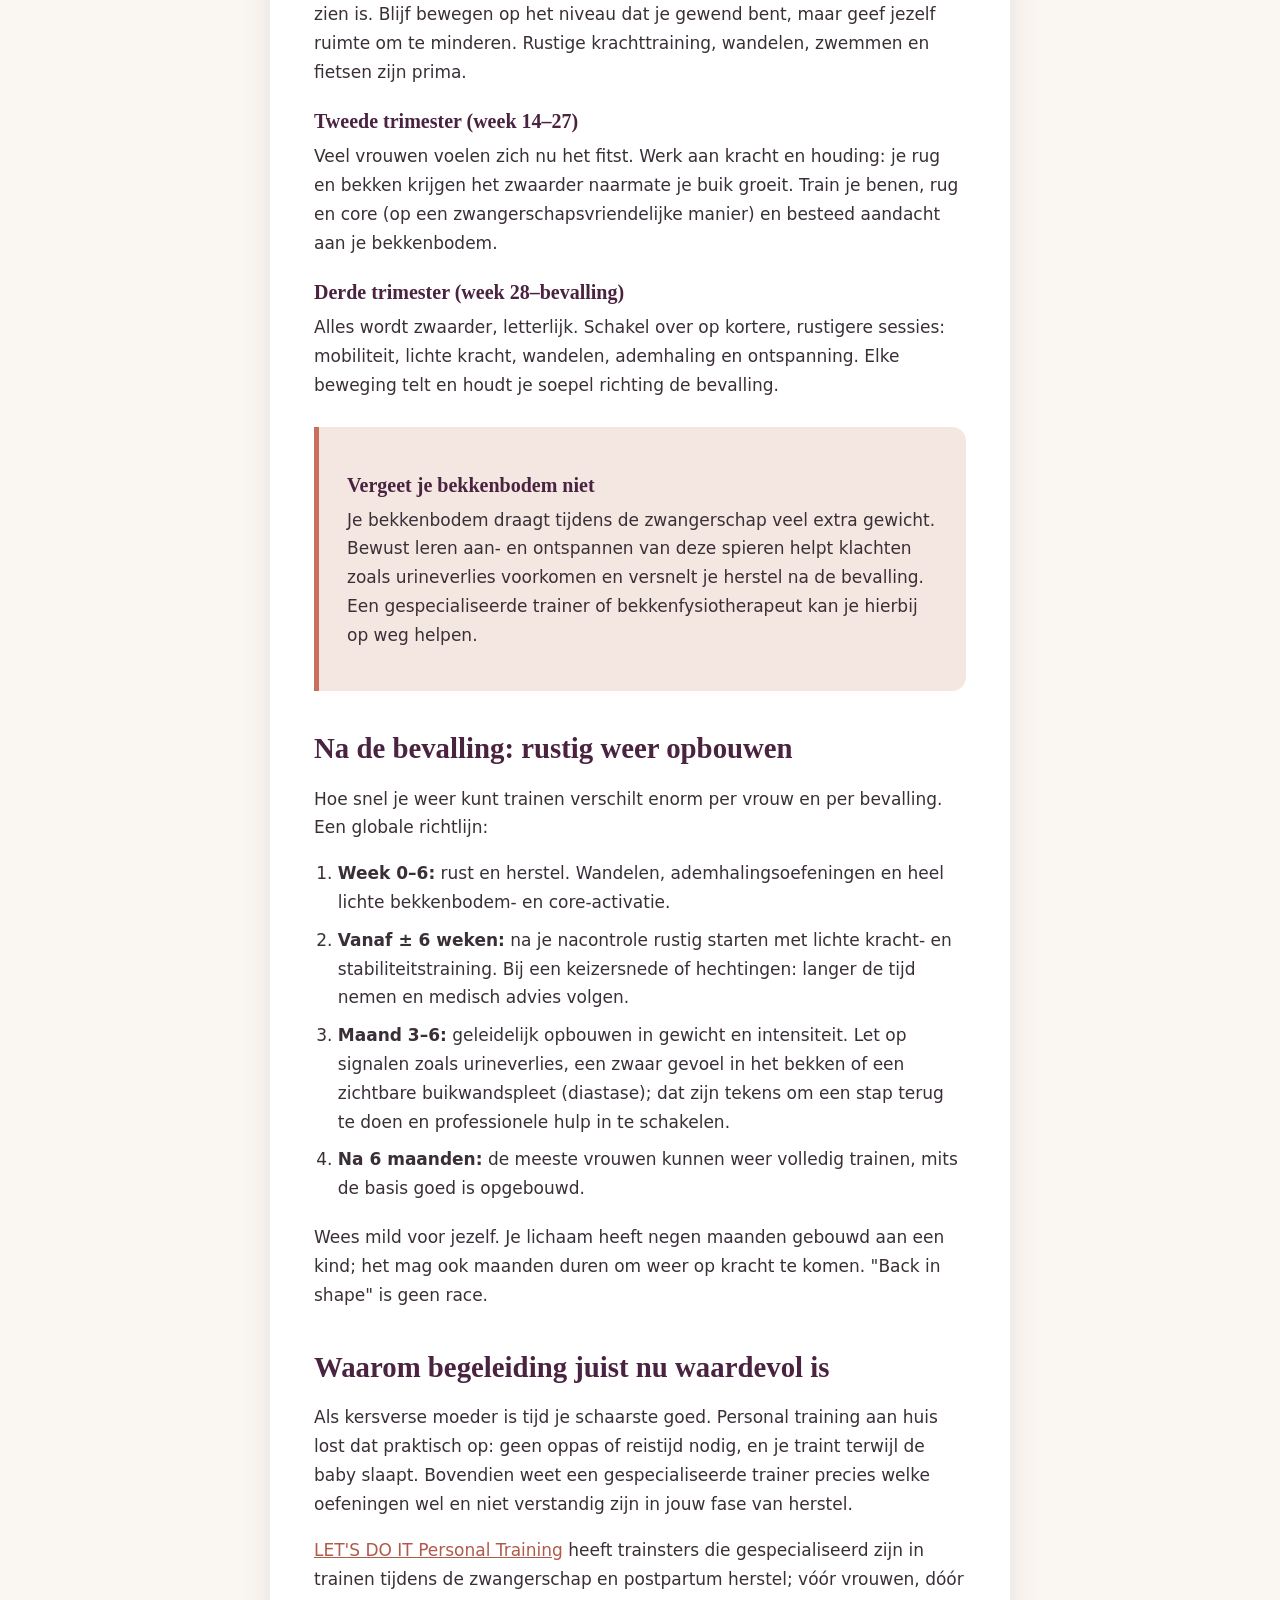
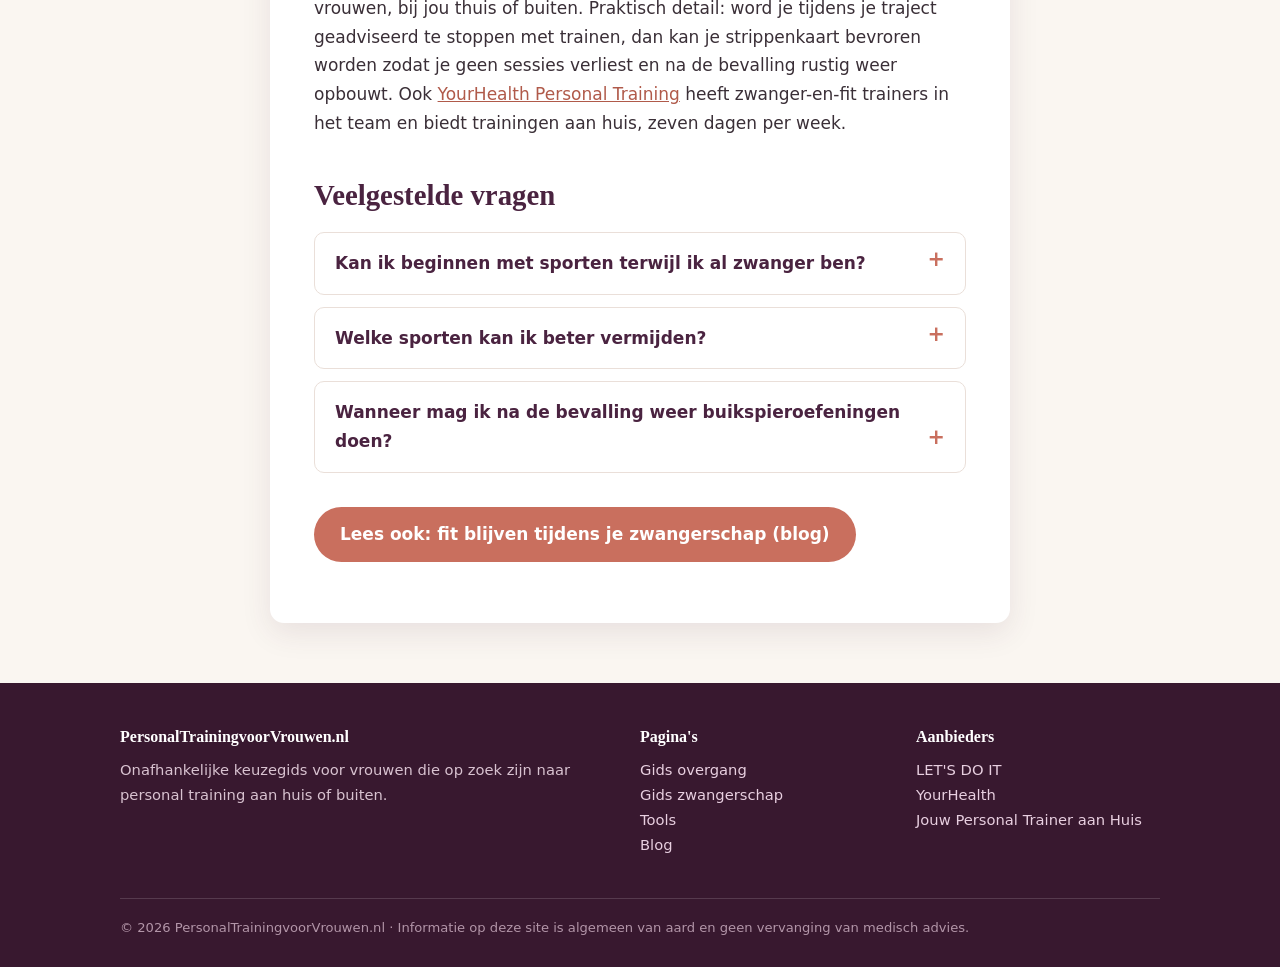
<file: gids-zwangerschap.html>
<!DOCTYPE html>
<html lang="nl">
<head>
<meta charset="UTF-8">
<meta name="viewport" content="width=device-width, initial-scale=1.0">
<title>Gids: sporten tijdens en na je zwangerschap | PersonalTrainingvoorVrouwen.nl</title>
<meta name="description" content="Veilig sporten tijdens je zwangerschap en verstandig weer opbouwen na je bevalling. Complete gids met aandacht voor bekkenbodem, trimester per trimester en begeleiding.">
<link rel="canonical" href="https://personaltrainingvoorvrouwen.nl/gids-zwangerschap.html">
<link rel="stylesheet" href="style.css">
</head>
<body>
<header class="site">
  <div class="container nav">
    <a class="logo" href="index.html">PersonalTraining<span>voorVrouwen</span>.nl</a>
    <nav class="menu">
      <a href="index.html">Home</a>
      <a href="gids-overgang.html">Gids overgang</a>
      <a href="gids-zwangerschap.html">Gids zwangerschap</a>
      <a href="tools.html">Tools</a>
      <a href="blog/index.html">Blog</a>
    </nav>
  </div>
</header>

<div class="article-hero">
  <div class="container narrow">
    <p class="kicker" style="color:#e6b9a9">Gids</p>
    <h1>Sporten tijdens en na je zwangerschap: de complete gids</h1>
    <p class="meta">Fit zwanger zijn en verstandig herstellen na je bevalling</p>
  </div>
</div>

<div class="container narrow">
<article class="post">
  <p>Mag je sporten als je zwanger bent? Voor de meeste vrouwen is het antwoord volmondig ja: bewegen tijdens de zwangerschap is juist gezond voor jou én je baby. Het kan klachten voorkomen of verminderen, houdt je conditie op peil en zorgt voor een sneller herstel na de bevalling. Wel gelden er spelregels. Deze gids neemt je mee door de zwangerschap en de periode erna.</p>

  <img src="images/10.jpeg" alt="Rustige mattraining, geschikt tijdens de zwangerschap">

  <h2>De basisregels</h2>
  <ul>
    <li><strong>Overleg bij twijfel.</strong> Bespreek sporten met je verloskundige, zeker bij complicaties of klachten. Krijg je het advies om te stoppen met doortrainen, volg dat dan op.</li>
    <li><strong>Luister naar je lichaam.</strong> Je energie wisselt per dag en per trimester. Trainen op gevoel is nu belangrijker dan schema's afvinken.</li>
    <li><strong>Vermijd risico's.</strong> Geen sporten met valgevaar of hard contact, niet oververhitten en na het eerste trimester liever geen lange oefeningen plat op je rug.</li>
    <li><strong>Blijf drinken en eten.</strong> Je lichaam werkt hard; voldoende vocht en energie zijn essentieel.</li>
  </ul>

  <h2>Trainen per trimester</h2>
  <h3>Eerste trimester (week 1–13)</h3>
  <p>Vaak voel je je moe en soms misselijk, terwijl er van buiten nog weinig te zien is. Blijf bewegen op het niveau dat je gewend bent, maar geef jezelf ruimte om te minderen. Rustige krachttraining, wandelen, zwemmen en fietsen zijn prima.</p>
  <h3>Tweede trimester (week 14–27)</h3>
  <p>Veel vrouwen voelen zich nu het fitst. Werk aan kracht en houding: je rug en bekken krijgen het zwaarder naarmate je buik groeit. Train je benen, rug en core (op een zwangerschapsvriendelijke manier) en besteed aandacht aan je bekkenbodem.</p>
  <h3>Derde trimester (week 28–bevalling)</h3>
  <p>Alles wordt zwaarder, letterlijk. Schakel over op kortere, rustigere sessies: mobiliteit, lichte kracht, wandelen, ademhaling en ontspanning. Elke beweging telt en houdt je soepel richting de bevalling.</p>

  <div class="callout">
    <h3>Vergeet je bekkenbodem niet</h3>
    <p>Je bekkenbodem draagt tijdens de zwangerschap veel extra gewicht. Bewust leren aan- en ontspannen van deze spieren helpt klachten zoals urineverlies voorkomen en versnelt je herstel na de bevalling. Een gespecialiseerde trainer of bekkenfysiotherapeut kan je hierbij op weg helpen.</p>
  </div>

  <h2>Na de bevalling: rustig weer opbouwen</h2>
  <p>Hoe snel je weer kunt trainen verschilt enorm per vrouw en per bevalling. Een globale richtlijn:</p>
  <ol>
    <li><strong>Week 0–6:</strong> rust en herstel. Wandelen, ademhalingsoefeningen en heel lichte bekkenbodem- en core-activatie.</li>
    <li><strong>Vanaf ± 6 weken:</strong> na je nacontrole rustig starten met lichte kracht- en stabiliteitstraining. Bij een keizersnede of hechtingen: langer de tijd nemen en medisch advies volgen.</li>
    <li><strong>Maand 3–6:</strong> geleidelijk opbouwen in gewicht en intensiteit. Let op signalen zoals urineverlies, een zwaar gevoel in het bekken of een zichtbare buikwandspleet (diastase); dat zijn tekens om een stap terug te doen en professionele hulp in te schakelen.</li>
    <li><strong>Na 6 maanden:</strong> de meeste vrouwen kunnen weer volledig trainen, mits de basis goed is opgebouwd.</li>
  </ol>
  <p>Wees mild voor jezelf. Je lichaam heeft negen maanden gebouwd aan een kind; het mag ook maanden duren om weer op kracht te komen. "Back in shape" is geen race.</p>

  <h2>Waarom begeleiding juist nu waardevol is</h2>
  <p>Als kersverse moeder is tijd je schaarste goed. Personal training aan huis lost dat praktisch op: geen oppas of reistijd nodig, en je traint terwijl de baby slaapt. Bovendien weet een gespecialiseerde trainer precies welke oefeningen wel en niet verstandig zijn in jouw fase van herstel.</p>
  <p><a href="https://www.letsdoitpt.nl/" rel="noopener">LET'S DO IT Personal Training</a> heeft trainsters die gespecialiseerd zijn in trainen tijdens de zwangerschap en postpartum herstel; vóór vrouwen, dóór vrouwen, bij jou thuis of buiten. Praktisch detail: word je tijdens je traject geadviseerd te stoppen met trainen, dan kan je strippenkaart bevroren worden zodat je geen sessies verliest en na de bevalling rustig weer opbouwt. Ook <a href="https://www.yourhealthpt.nl/" rel="noopener">YourHealth Personal Training</a> heeft zwanger-en-fit trainers in het team en biedt trainingen aan huis, zeven dagen per week.</p>

  <h2>Veelgestelde vragen</h2>
  <details class="faq"><summary>Kan ik beginnen met sporten terwijl ik al zwanger ben?</summary><p>Ja, ook als je daarvoor weinig deed. Kies dan wel voor rustige vormen zoals wandelen, zwemmen en lichte krachttraining onder begeleiding, en bouw langzaam op.</p></details>
  <details class="faq"><summary>Welke sporten kan ik beter vermijden?</summary><p>Sporten met valrisico of hard lichaamscontact (skiën, paardrijden, vechtsport), duiken en trainen in grote hitte. Twijfel je over een specifieke sport, overleg dan met je verloskundige.</p></details>
  <details class="faq"><summary>Wanneer mag ik na de bevalling weer buikspieroefeningen doen?</summary><p>Start pas met gerichte buikspiertraining als je bekkenbodem en diepe buikspieren weer basiskracht hebben, meestal ergens na zes weken en vaak later. Laat bij twijfel een eventuele diastase beoordelen door een (bekken)fysiotherapeut.</p></details>

  <p style="margin-top:2em"><a class="btn" href="blog/fit-blijven-tijdens-je-zwangerschap.html">Lees ook: fit blijven tijdens je zwangerschap (blog)</a></p>
</article>
</div>

<footer class="site">
  <div class="container">
    <div class="fgrid">
      <div>
        <h4>PersonalTrainingvoorVrouwen.nl</h4>
        <p>Onafhankelijke keuzegids voor vrouwen die op zoek zijn naar personal training aan huis of buiten.</p>
      </div>
      <div>
        <h4>Pagina's</h4>
        <p><a href="gids-overgang.html">Gids overgang</a><br>
        <a href="gids-zwangerschap.html">Gids zwangerschap</a><br>
        <a href="tools.html">Tools</a><br>
        <a href="blog/index.html">Blog</a></p>
      </div>
      <div>
        <h4>Aanbieders</h4>
        <p><a href="https://www.letsdoitpt.nl/" rel="noopener">LET'S DO IT</a><br>
        <a href="https://www.yourhealthpt.nl/" rel="noopener">YourHealth</a><br>
        <a href="https://www.jouwpersonaltraineraanhuis.nl/" rel="noopener">Jouw Personal Trainer aan Huis</a></p>
      </div>
    </div>
    <div class="fbottom">© 2026 PersonalTrainingvoorVrouwen.nl · Informatie op deze site is algemeen van aard en geen vervanging van medisch advies.</div>
  </div>
</footer>
</body>
</html>
</file>
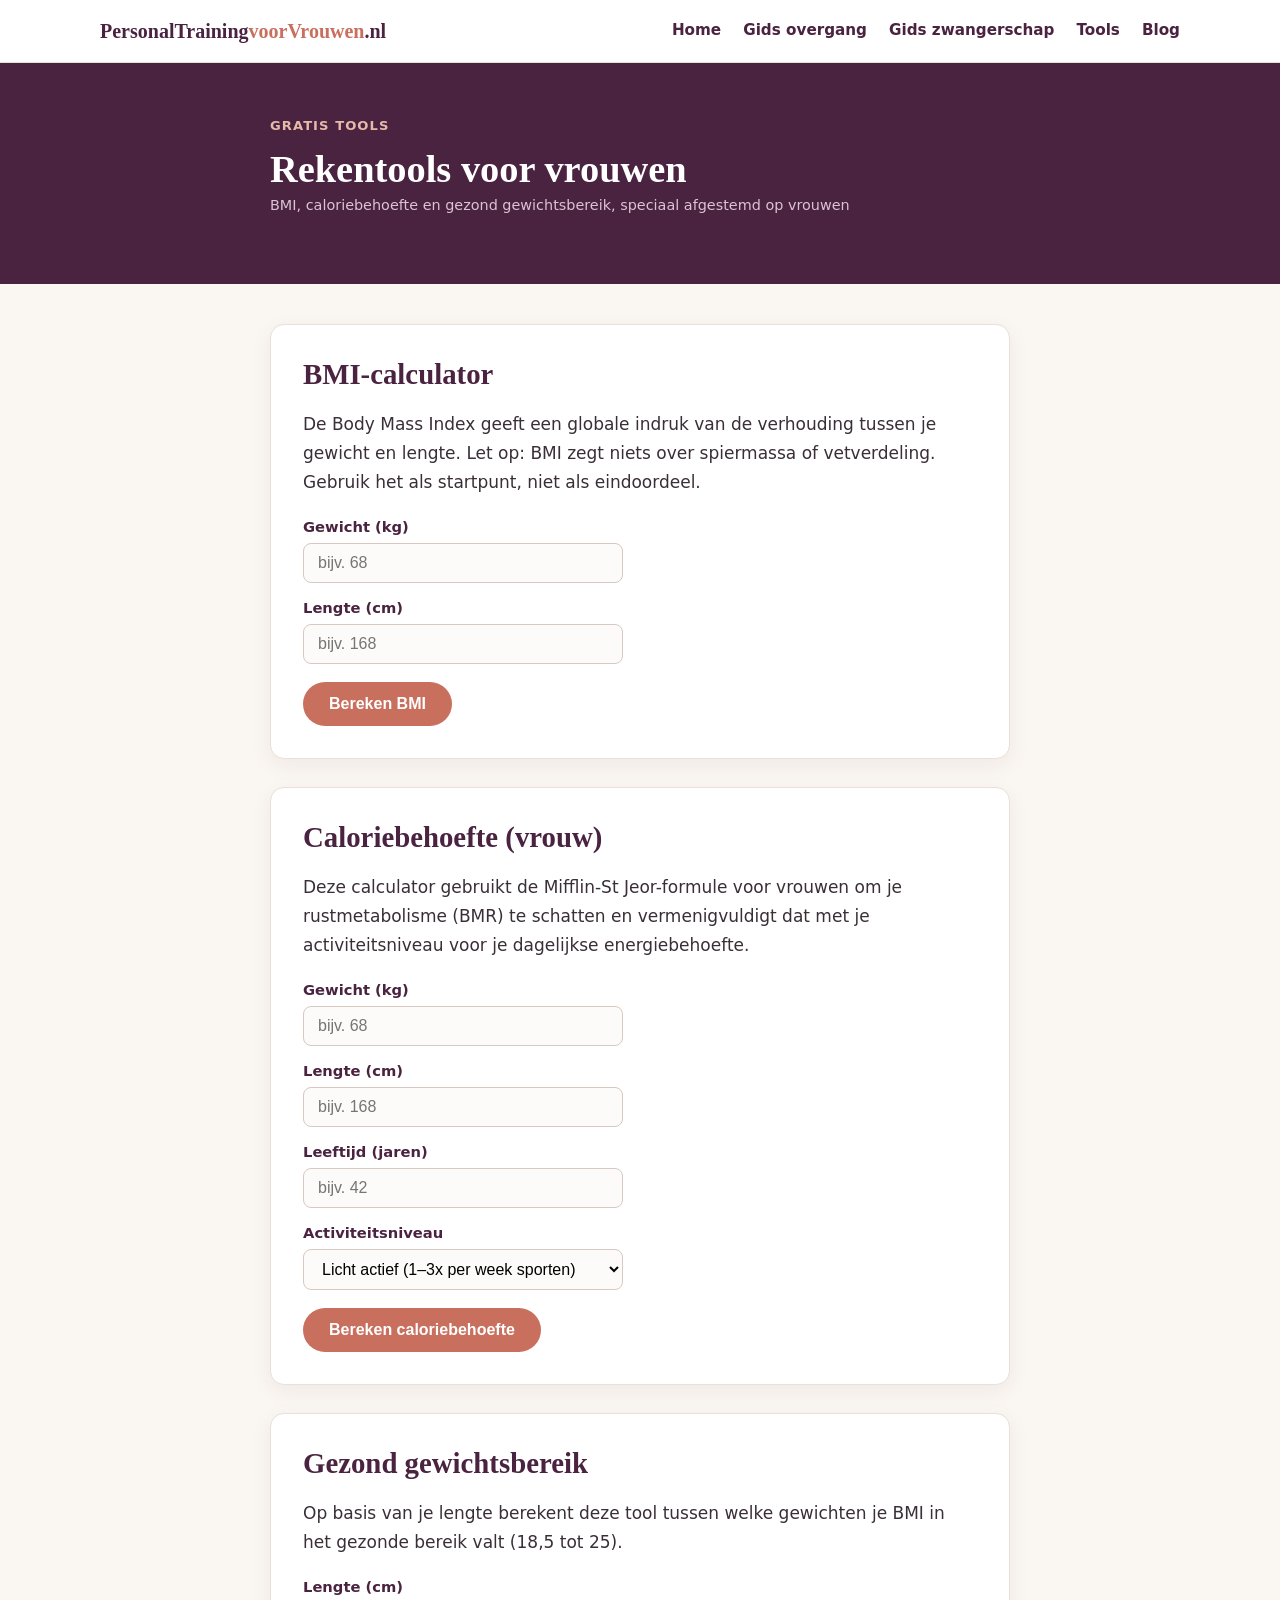
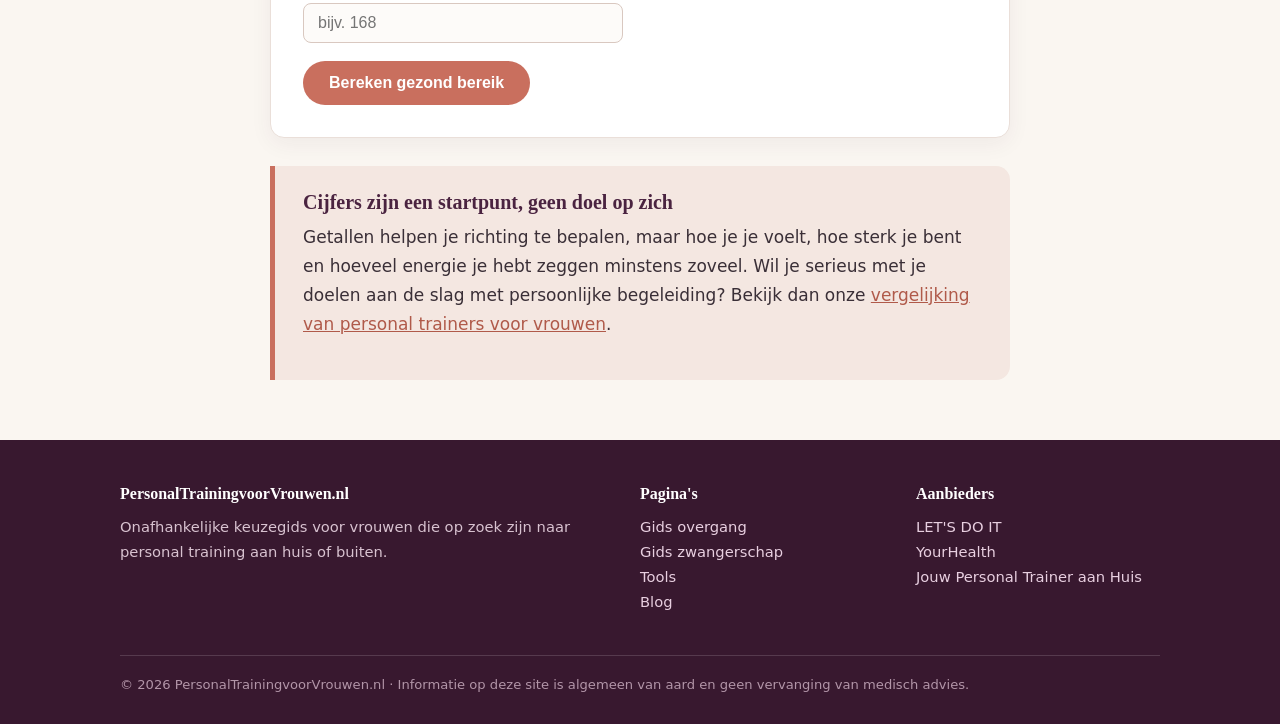
<file: tools.html>
<!DOCTYPE html>
<html lang="nl">
<head>
<meta charset="UTF-8">
<meta name="viewport" content="width=device-width, initial-scale=1.0">
<title>Gratis tools: BMI, caloriebehoefte en gezond gewicht | PersonalTrainingvoorVrouwen.nl</title>
<meta name="description" content="Gratis rekentools voor vrouwen: bereken je BMI, je dagelijkse caloriebehoefte (Mifflin-St Jeor) en je gezonde gewichtsbereik.">
<link rel="canonical" href="https://personaltrainingvoorvrouwen.nl/tools.html">
<link rel="stylesheet" href="style.css">
</head>
<body>
<header class="site">
  <div class="container nav">
    <a class="logo" href="index.html">PersonalTraining<span>voorVrouwen</span>.nl</a>
    <nav class="menu">
      <a href="index.html">Home</a>
      <a href="gids-overgang.html">Gids overgang</a>
      <a href="gids-zwangerschap.html">Gids zwangerschap</a>
      <a href="tools.html">Tools</a>
      <a href="blog/index.html">Blog</a>
    </nav>
  </div>
</header>

<div class="article-hero">
  <div class="container narrow">
    <p class="kicker" style="color:#e6b9a9">Gratis tools</p>
    <h1>Rekentools voor vrouwen</h1>
    <p class="meta">BMI, caloriebehoefte en gezond gewichtsbereik, speciaal afgestemd op vrouwen</p>
  </div>
</div>

<div class="container narrow" style="margin-top:40px">

  <div class="tool" id="bmi">
    <h2>BMI-calculator</h2>
    <p>De Body Mass Index geeft een globale indruk van de verhouding tussen je gewicht en lengte. Let op: BMI zegt niets over spiermassa of vetverdeling. Gebruik het als startpunt, niet als eindoordeel.</p>
    <label for="bmi-gewicht">Gewicht (kg)</label>
    <input type="number" id="bmi-gewicht" min="30" max="250" step="0.1" placeholder="bijv. 68">
    <label for="bmi-lengte">Lengte (cm)</label>
    <input type="number" id="bmi-lengte" min="120" max="220" step="0.1" placeholder="bijv. 168">
    <br><button class="btn" onclick="berekenBmi()">Bereken BMI</button>
    <div class="result" id="bmi-result"></div>
  </div>

  <div class="tool" id="calorie">
    <h2>Caloriebehoefte (vrouw)</h2>
    <p>Deze calculator gebruikt de Mifflin-St Jeor-formule voor vrouwen om je rustmetabolisme (BMR) te schatten en vermenigvuldigt dat met je activiteitsniveau voor je dagelijkse energiebehoefte.</p>
    <label for="cal-gewicht">Gewicht (kg)</label>
    <input type="number" id="cal-gewicht" min="30" max="250" step="0.1" placeholder="bijv. 68">
    <label for="cal-lengte">Lengte (cm)</label>
    <input type="number" id="cal-lengte" min="120" max="220" step="0.1" placeholder="bijv. 168">
    <label for="cal-leeftijd">Leeftijd (jaren)</label>
    <input type="number" id="cal-leeftijd" min="16" max="100" step="1" placeholder="bijv. 42">
    <label for="cal-activiteit">Activiteitsniveau</label>
    <select id="cal-activiteit">
      <option value="1.2">Weinig actief (zittend werk, weinig beweging)</option>
      <option value="1.375" selected>Licht actief (1–3x per week sporten)</option>
      <option value="1.55">Gemiddeld actief (3–5x per week sporten)</option>
      <option value="1.725">Zeer actief (6–7x per week sporten)</option>
    </select>
    <br><button class="btn" onclick="berekenCalorie()">Bereken caloriebehoefte</button>
    <div class="result" id="cal-result"></div>
  </div>

  <div class="tool" id="gewicht">
    <h2>Gezond gewichtsbereik</h2>
    <p>Op basis van je lengte berekent deze tool tussen welke gewichten je BMI in het gezonde bereik valt (18,5 tot 25).</p>
    <label for="gw-lengte">Lengte (cm)</label>
    <input type="number" id="gw-lengte" min="120" max="220" step="0.1" placeholder="bijv. 168">
    <br><button class="btn" onclick="berekenBereik()">Bereken gezond bereik</button>
    <div class="result" id="gw-result"></div>
  </div>

  <div class="callout">
    <h3>Cijfers zijn een startpunt, geen doel op zich</h3>
    <p>Getallen helpen je richting te bepalen, maar hoe je je voelt, hoe sterk je bent en hoeveel energie je hebt zeggen minstens zoveel. Wil je serieus met je doelen aan de slag met persoonlijke begeleiding? Bekijk dan onze <a href="index.html#vergelijk">vergelijking van personal trainers voor vrouwen</a>.</p>
  </div>
</div>

<footer class="site">
  <div class="container">
    <div class="fgrid">
      <div>
        <h4>PersonalTrainingvoorVrouwen.nl</h4>
        <p>Onafhankelijke keuzegids voor vrouwen die op zoek zijn naar personal training aan huis of buiten.</p>
      </div>
      <div>
        <h4>Pagina's</h4>
        <p><a href="gids-overgang.html">Gids overgang</a><br>
        <a href="gids-zwangerschap.html">Gids zwangerschap</a><br>
        <a href="tools.html">Tools</a><br>
        <a href="blog/index.html">Blog</a></p>
      </div>
      <div>
        <h4>Aanbieders</h4>
        <p><a href="https://www.letsdoitpt.nl/" rel="noopener">LET'S DO IT</a><br>
        <a href="https://www.yourhealthpt.nl/" rel="noopener">YourHealth</a><br>
        <a href="https://www.jouwpersonaltraineraanhuis.nl/" rel="noopener">Jouw Personal Trainer aan Huis</a></p>
      </div>
    </div>
    <div class="fbottom">© 2026 PersonalTrainingvoorVrouwen.nl · Informatie op deze site is algemeen van aard en geen vervanging van medisch advies.</div>
  </div>
</footer>

<script>
function toon(id, html){
  var el = document.getElementById(id);
  el.innerHTML = html;
  el.classList.add('show');
}
function berekenBmi(){
  var g = parseFloat(document.getElementById('bmi-gewicht').value);
  var l = parseFloat(document.getElementById('bmi-lengte').value) / 100;
  if(!g || !l){ toon('bmi-result','Vul een geldig gewicht en een geldige lengte in.'); return; }
  var bmi = g / (l*l);
  var cat;
  if(bmi < 18.5) cat = 'ondergewicht';
  else if(bmi < 25) cat = 'een gezond gewicht';
  else if(bmi < 30) cat = 'overgewicht';
  else cat = 'ernstig overgewicht (obesitas)';
  toon('bmi-result','Je BMI is <strong>' + bmi.toFixed(1) + '</strong>. Dit valt in de categorie: ' + cat + '.');
}
function berekenCalorie(){
  var g = parseFloat(document.getElementById('cal-gewicht').value);
  var l = parseFloat(document.getElementById('cal-lengte').value);
  var a = parseFloat(document.getElementById('cal-leeftijd').value);
  var act = parseFloat(document.getElementById('cal-activiteit').value);
  if(!g || !l || !a){ toon('cal-result','Vul gewicht, lengte en leeftijd in.'); return; }
  // Mifflin-St Jeor, vrouw: 10*kg + 6.25*cm - 5*leeftijd - 161
  var bmr = 10*g + 6.25*l - 5*a - 161;
  var tdee = bmr * act;
  toon('cal-result','Je rustmetabolisme (BMR) is ongeveer <strong>' + Math.round(bmr) + ' kcal</strong> per dag. Met jouw activiteitsniveau is je totale dagelijkse behoefte ongeveer <strong>' + Math.round(tdee) + ' kcal</strong>. Wil je afvallen, dan is een tekort van 300 tot 500 kcal per dag een verantwoord uitgangspunt.');
}
function berekenBereik(){
  var l = parseFloat(document.getElementById('gw-lengte').value) / 100;
  if(!l){ toon('gw-result','Vul een geldige lengte in.'); return; }
  var min = 18.5 * l * l;
  var max = 25 * l * l;
  toon('gw-result','Bij jouw lengte hoort een gezond gewichtsbereik van ongeveer <strong>' + min.toFixed(1) + ' kg</strong> tot <strong>' + max.toFixed(1) + ' kg</strong> (BMI 18,5–25).');
}
</script>
</body>
</html>
</file>
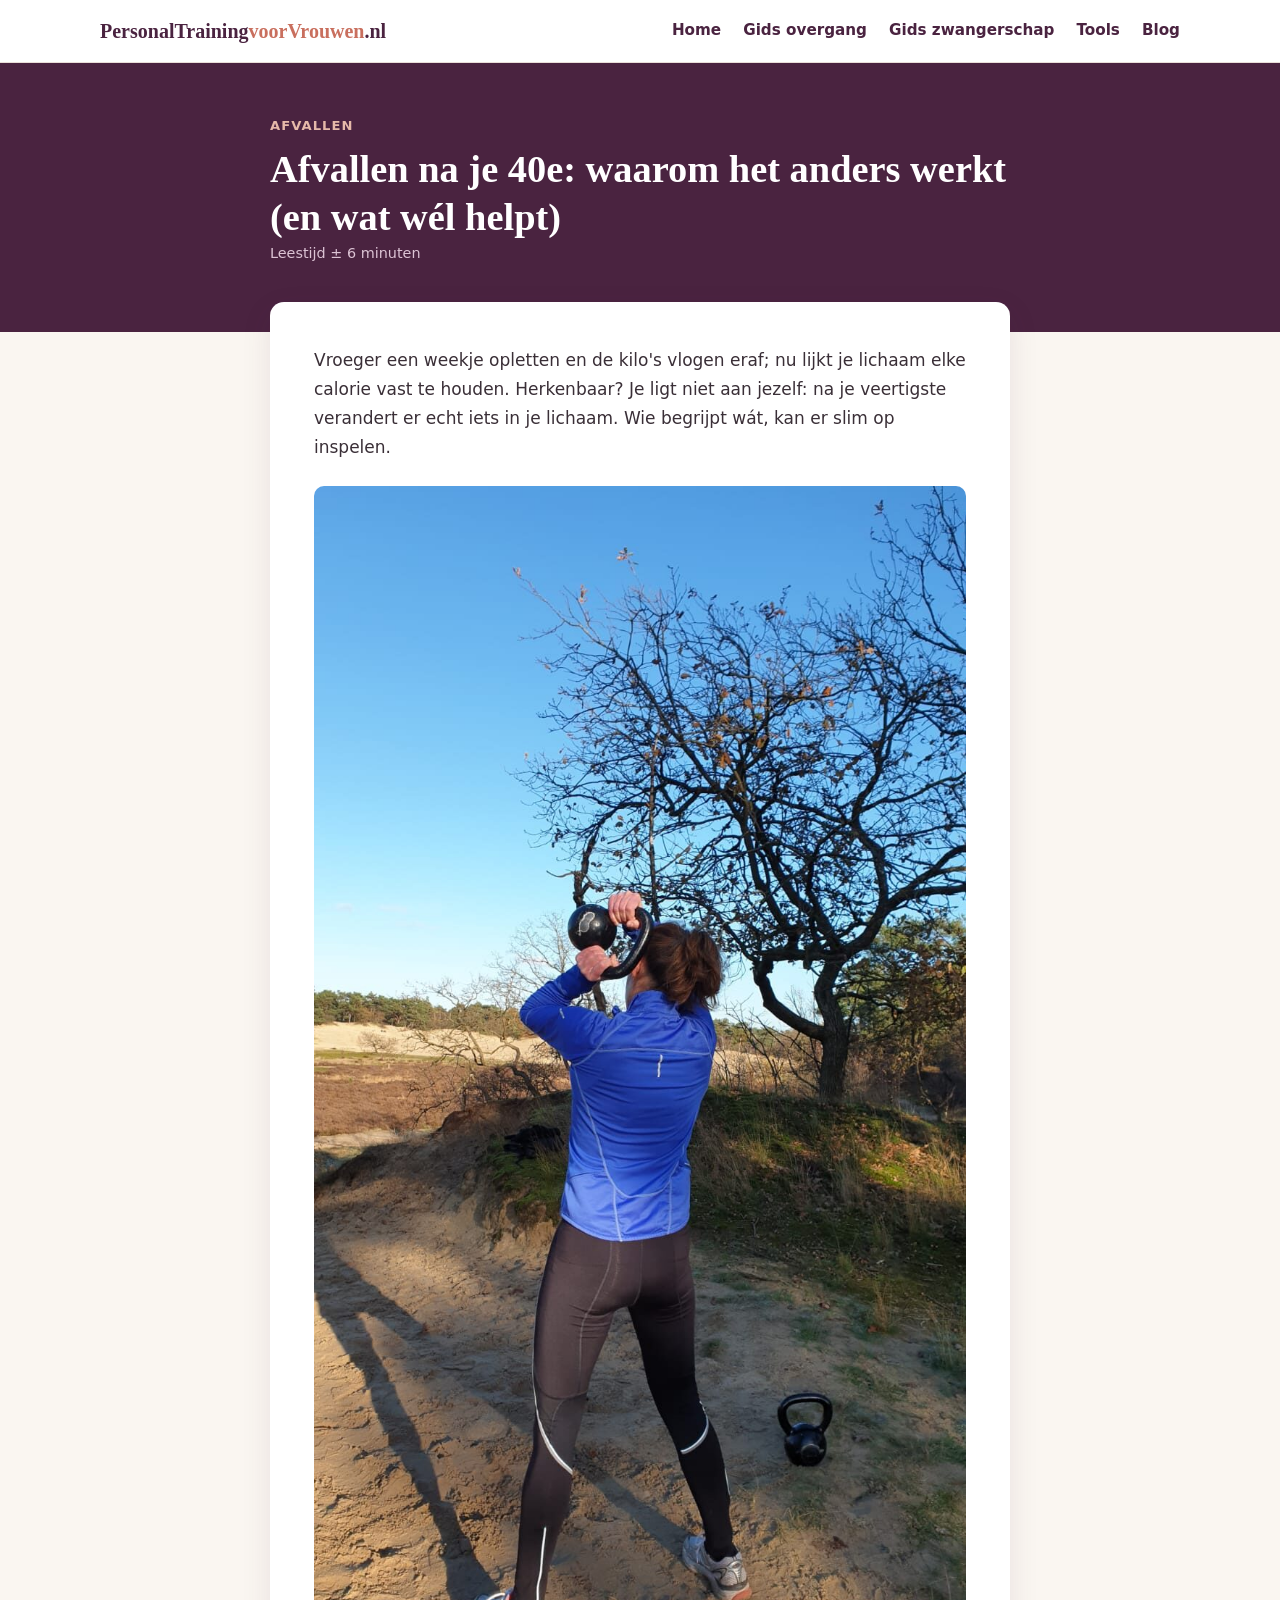
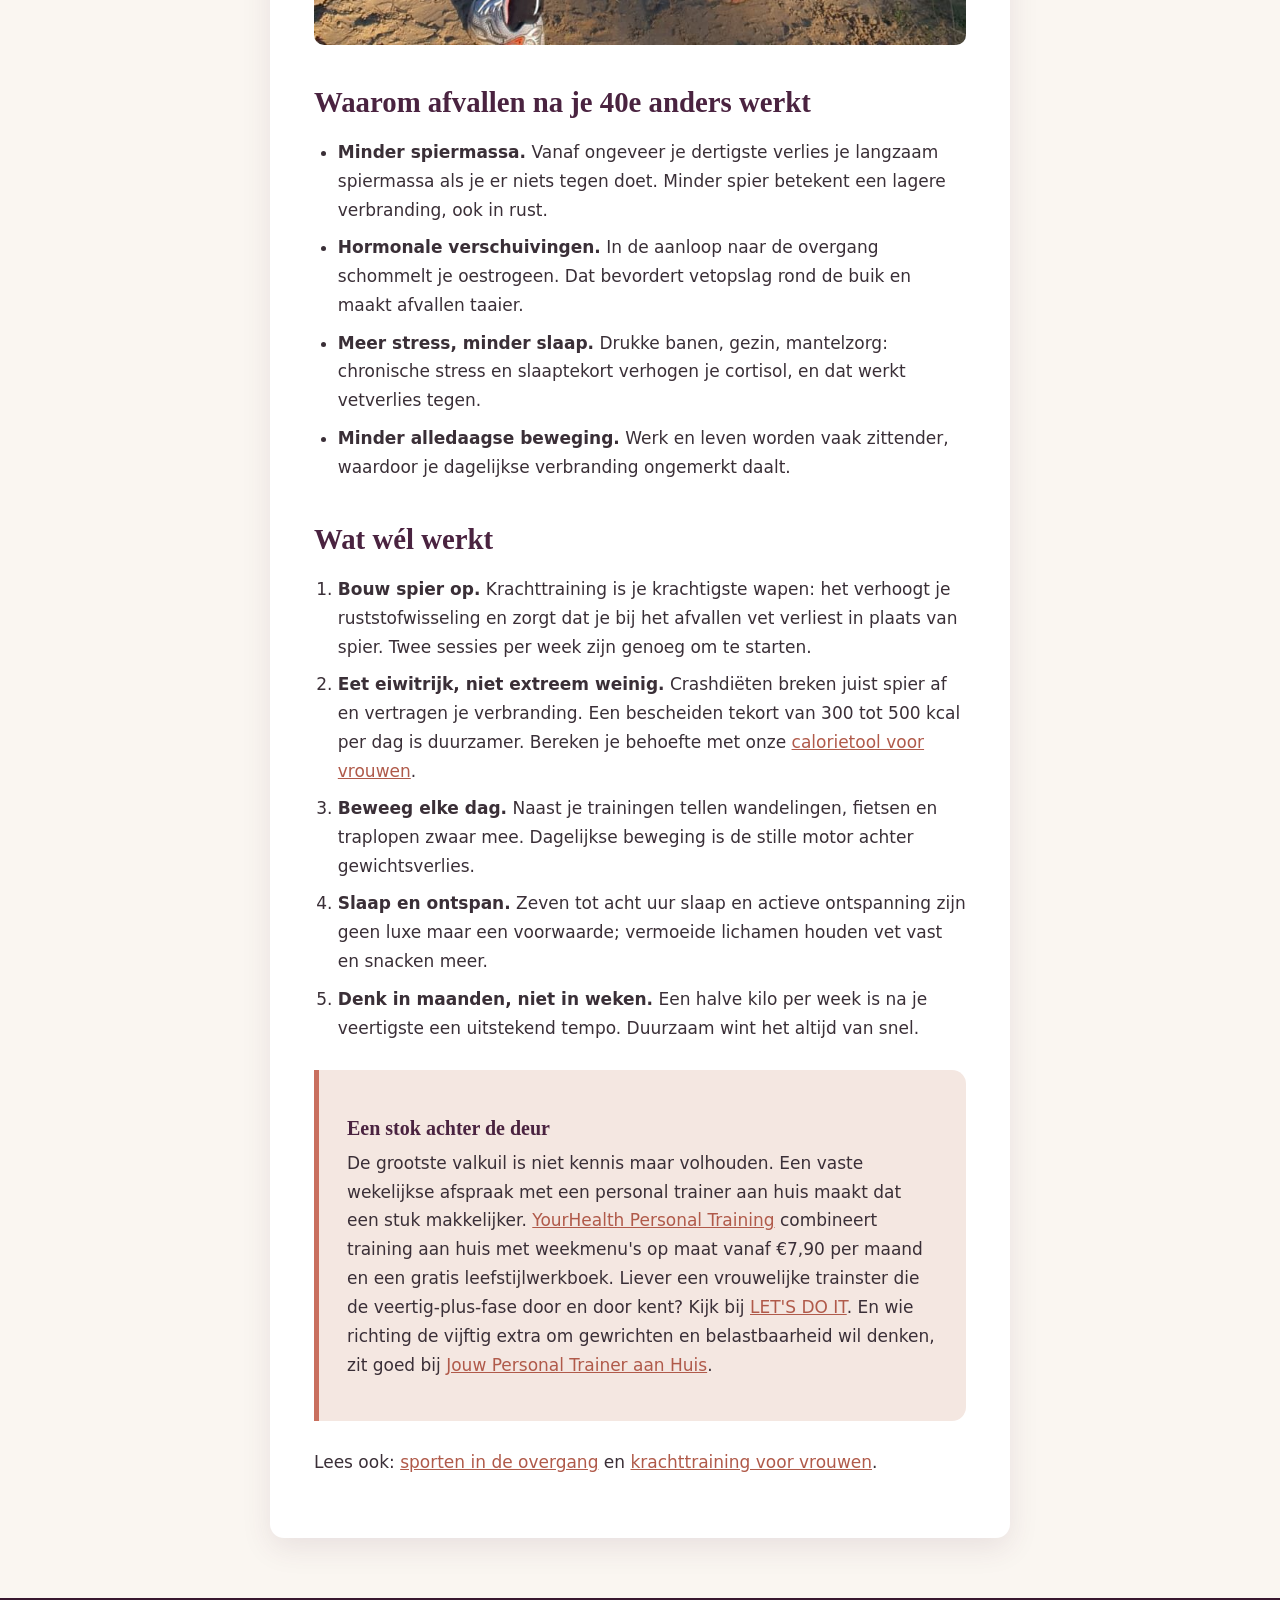
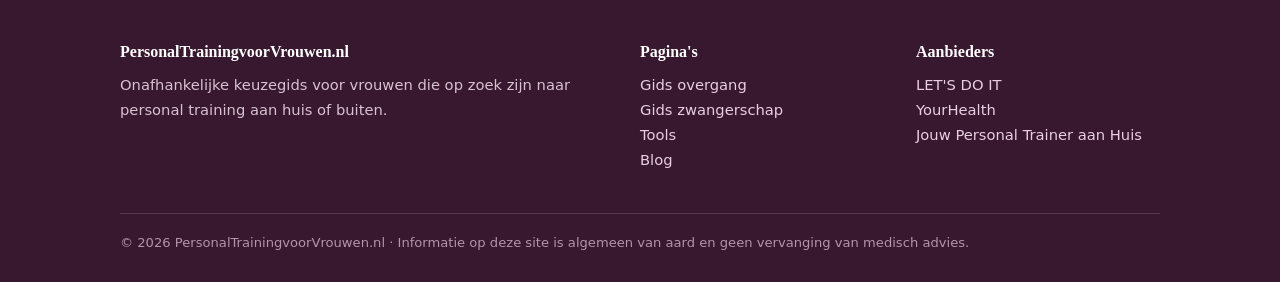
<file: blog/afvallen-na-je-40e.html>
<!DOCTYPE html>
<html lang="nl">
<head>
<meta charset="UTF-8">
<meta name="viewport" content="width=device-width, initial-scale=1.0">
<title>Afvallen na je 40e: waarom het anders werkt (en wat wél helpt) | PersonalTrainingvoorVrouwen.nl</title>
<meta name="description" content="Na je 40e verandert je stofwisseling en werkt afvallen anders. Lees waarom, en welke aanpak met kracht, voeding en slaap wél duurzaam resultaat geeft.">
<link rel="canonical" href="https://personaltrainingvoorvrouwen.nl/blog/afvallen-na-je-40e.html">
<link rel="stylesheet" href="../style.css">
</head>
<body>
<header class="site">
  <div class="container nav">
    <a class="logo" href="../index.html">PersonalTraining<span>voorVrouwen</span>.nl</a>
    <nav class="menu">
      <a href="../index.html">Home</a>
      <a href="../gids-overgang.html">Gids overgang</a>
      <a href="../gids-zwangerschap.html">Gids zwangerschap</a>
      <a href="../tools.html">Tools</a>
      <a href="index.html">Blog</a>
    </nav>
  </div>
</header>

<div class="article-hero">
  <div class="container narrow">
    <p class="kicker" style="color:#e6b9a9">Afvallen</p>
    <h1>Afvallen na je 40e: waarom het anders werkt (en wat wél helpt)</h1>
    <p class="meta">Leestijd ± 6 minuten</p>
  </div>
</div>

<div class="container narrow">
<article class="post">

<p>Vroeger een weekje opletten en de kilo's vlogen eraf; nu lijkt je lichaam elke calorie vast te houden. Herkenbaar? Je ligt niet aan jezelf: na je veertigste verandert er echt iets in je lichaam. Wie begrijpt wát, kan er slim op inspelen.</p>
<img src="../images/31.jpeg" alt="Vrouw van boven de veertig werkt buiten aan haar fitheid">
<h2>Waarom afvallen na je 40e anders werkt</h2>
<ul>
<li><strong>Minder spiermassa.</strong> Vanaf ongeveer je dertigste verlies je langzaam spiermassa als je er niets tegen doet. Minder spier betekent een lagere verbranding, ook in rust.</li>
<li><strong>Hormonale verschuivingen.</strong> In de aanloop naar de overgang schommelt je oestrogeen. Dat bevordert vetopslag rond de buik en maakt afvallen taaier.</li>
<li><strong>Meer stress, minder slaap.</strong> Drukke banen, gezin, mantelzorg: chronische stress en slaaptekort verhogen je cortisol, en dat werkt vetverlies tegen.</li>
<li><strong>Minder alledaagse beweging.</strong> Werk en leven worden vaak zittender, waardoor je dagelijkse verbranding ongemerkt daalt.</li>
</ul>
<h2>Wat wél werkt</h2>
<ol>
<li><strong>Bouw spier op.</strong> Krachttraining is je krachtigste wapen: het verhoogt je ruststofwisseling en zorgt dat je bij het afvallen vet verliest in plaats van spier. Twee sessies per week zijn genoeg om te starten.</li>
<li><strong>Eet eiwitrijk, niet extreem weinig.</strong> Crashdiëten breken juist spier af en vertragen je verbranding. Een bescheiden tekort van 300 tot 500 kcal per dag is duurzamer. Bereken je behoefte met onze <a href="../tools.html">calorietool voor vrouwen</a>.</li>
<li><strong>Beweeg elke dag.</strong> Naast je trainingen tellen wandelingen, fietsen en traplopen zwaar mee. Dagelijkse beweging is de stille motor achter gewichtsverlies.</li>
<li><strong>Slaap en ontspan.</strong> Zeven tot acht uur slaap en actieve ontspanning zijn geen luxe maar een voorwaarde; vermoeide lichamen houden vet vast en snacken meer.</li>
<li><strong>Denk in maanden, niet in weken.</strong> Een halve kilo per week is na je veertigste een uitstekend tempo. Duurzaam wint het altijd van snel.</li>
</ol>
<div class="callout">
<h3>Een stok achter de deur</h3>
<p>De grootste valkuil is niet kennis maar volhouden. Een vaste wekelijkse afspraak met een personal trainer aan huis maakt dat een stuk makkelijker. <a href="https://www.yourhealthpt.nl/" rel="noopener">YourHealth Personal Training</a> combineert training aan huis met weekmenu's op maat vanaf €7,90 per maand en een gratis leefstijlwerkboek. Liever een vrouwelijke trainster die de veertig-plus-fase door en door kent? Kijk bij <a href="https://www.letsdoitpt.nl/" rel="noopener">LET'S DO IT</a>. En wie richting de vijftig extra om gewrichten en belastbaarheid wil denken, zit goed bij <a href="https://www.jouwpersonaltraineraanhuis.nl/" rel="noopener">Jouw Personal Trainer aan Huis</a>.</p>
</div>
<p>Lees ook: <a href="sporten-in-de-overgang.html">sporten in de overgang</a> en <a href="krachttraining-voor-vrouwen.html">krachttraining voor vrouwen</a>.</p>
</article>
</div>

<footer class="site">
  <div class="container">
    <div class="fgrid">
      <div>
        <h4>PersonalTrainingvoorVrouwen.nl</h4>
        <p>Onafhankelijke keuzegids voor vrouwen die op zoek zijn naar personal training aan huis of buiten.</p>
      </div>
      <div>
        <h4>Pagina's</h4>
        <p><a href="../gids-overgang.html">Gids overgang</a><br>
        <a href="../gids-zwangerschap.html">Gids zwangerschap</a><br>
        <a href="../tools.html">Tools</a><br>
        <a href="index.html">Blog</a></p>
      </div>
      <div>
        <h4>Aanbieders</h4>
        <p><a href="https://www.letsdoitpt.nl/" rel="noopener">LET'S DO IT</a><br>
        <a href="https://www.yourhealthpt.nl/" rel="noopener">YourHealth</a><br>
        <a href="https://www.jouwpersonaltraineraanhuis.nl/" rel="noopener">Jouw Personal Trainer aan Huis</a></p>
      </div>
    </div>
    <div class="fbottom">© 2026 PersonalTrainingvoorVrouwen.nl · Informatie op deze site is algemeen van aard en geen vervanging van medisch advies.</div>
  </div>
</footer>
</body>
</html>
</file>
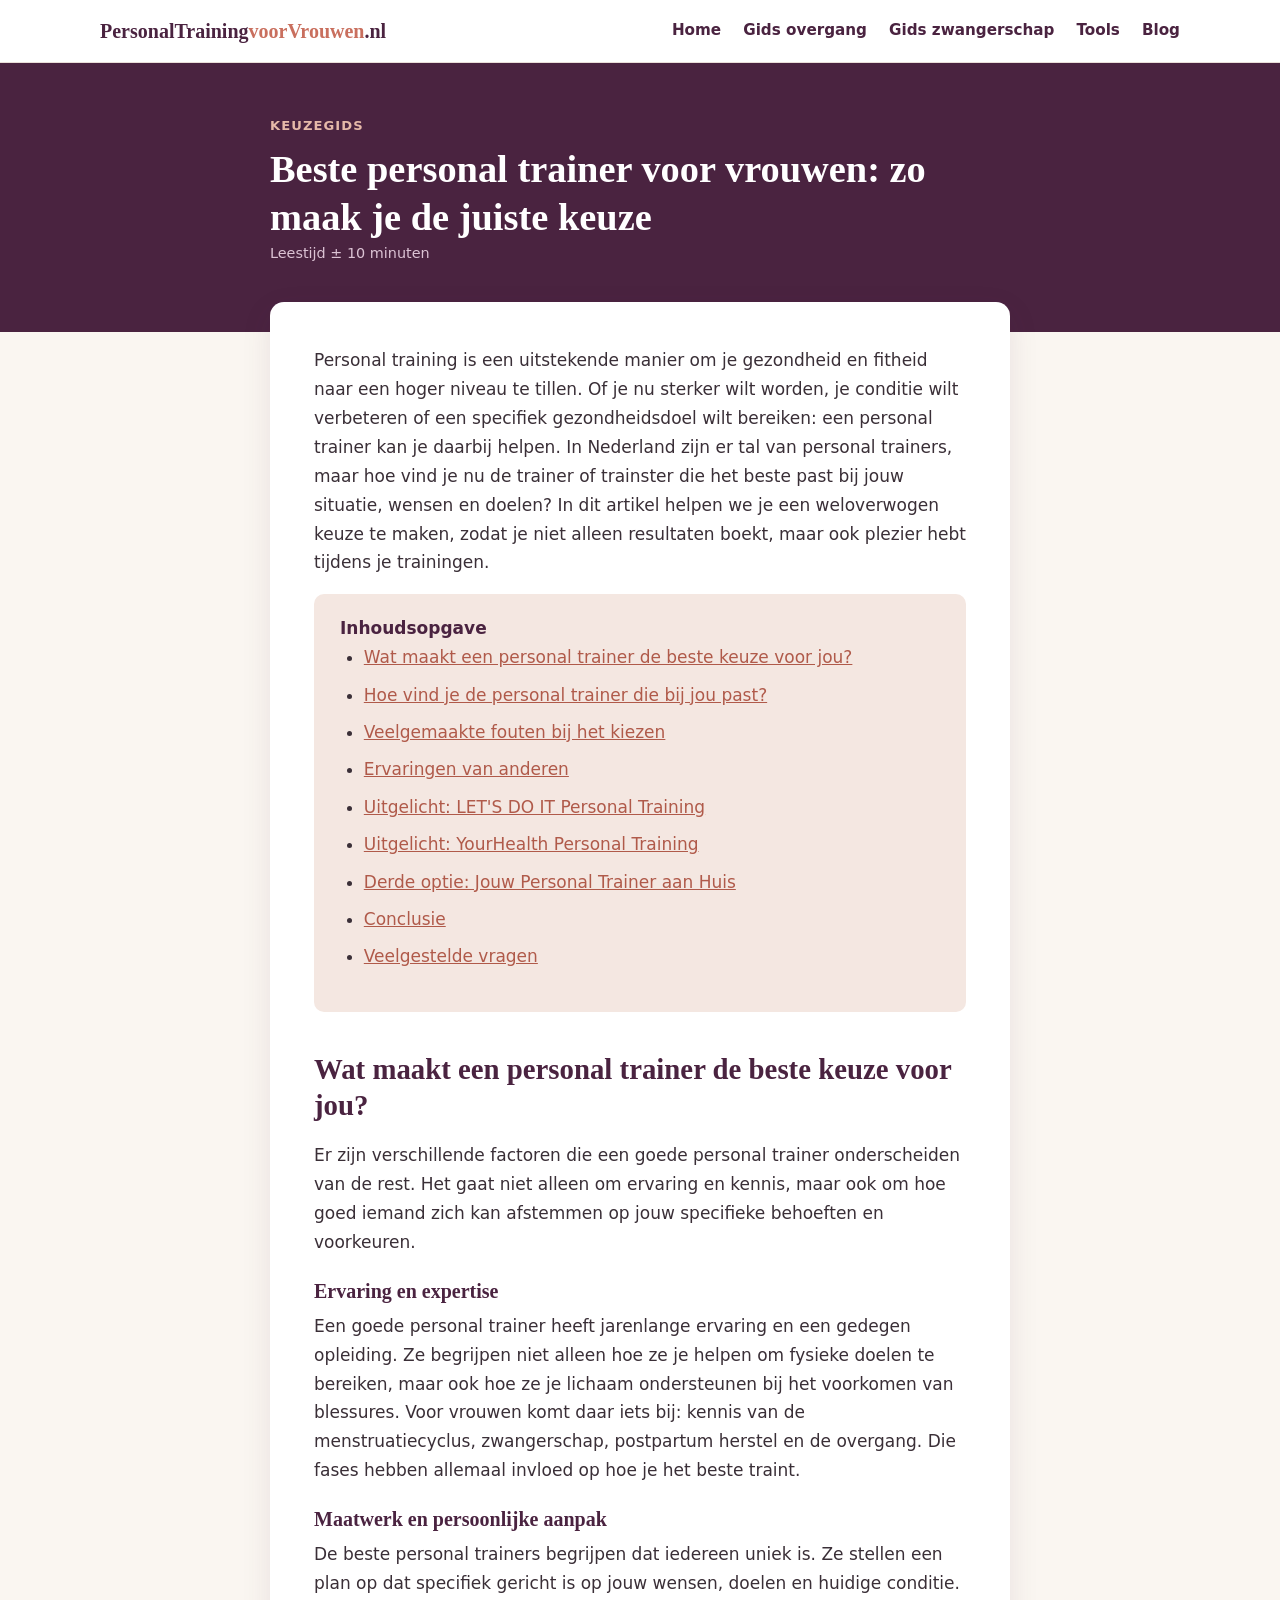
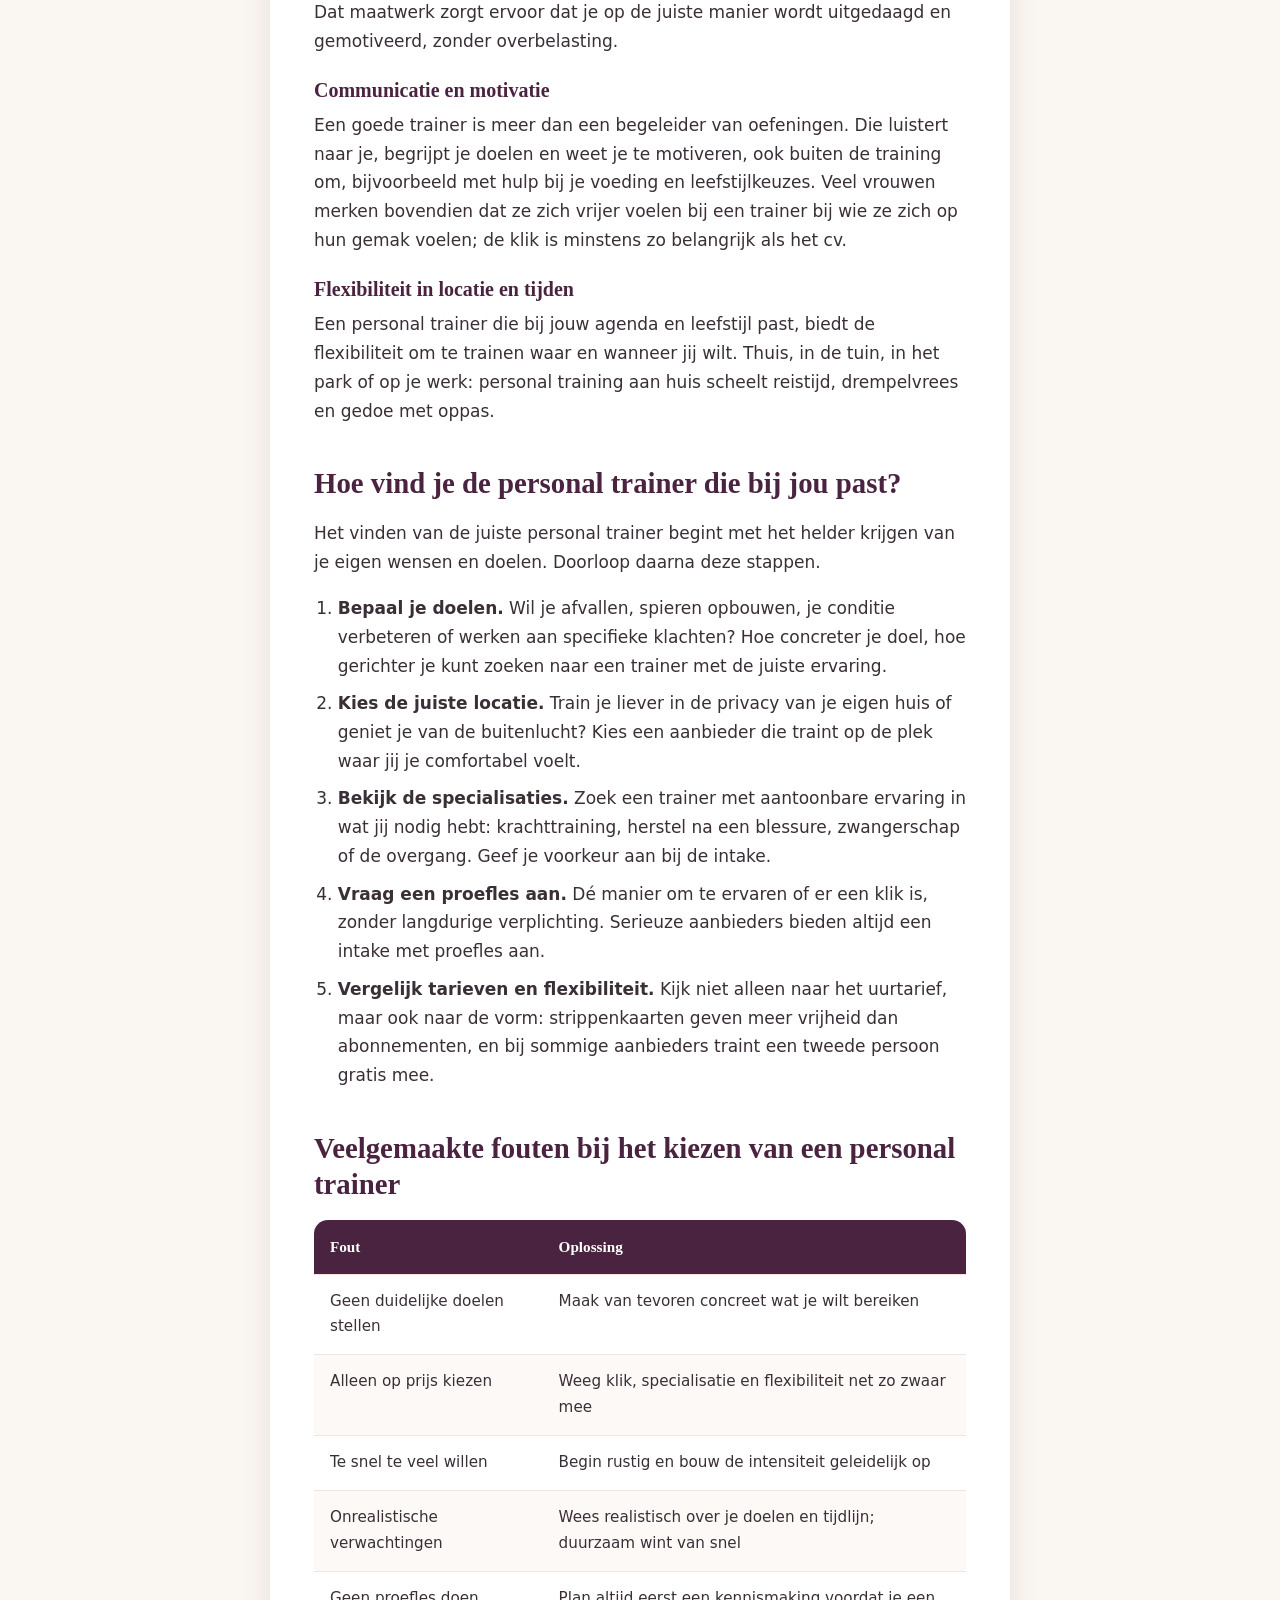
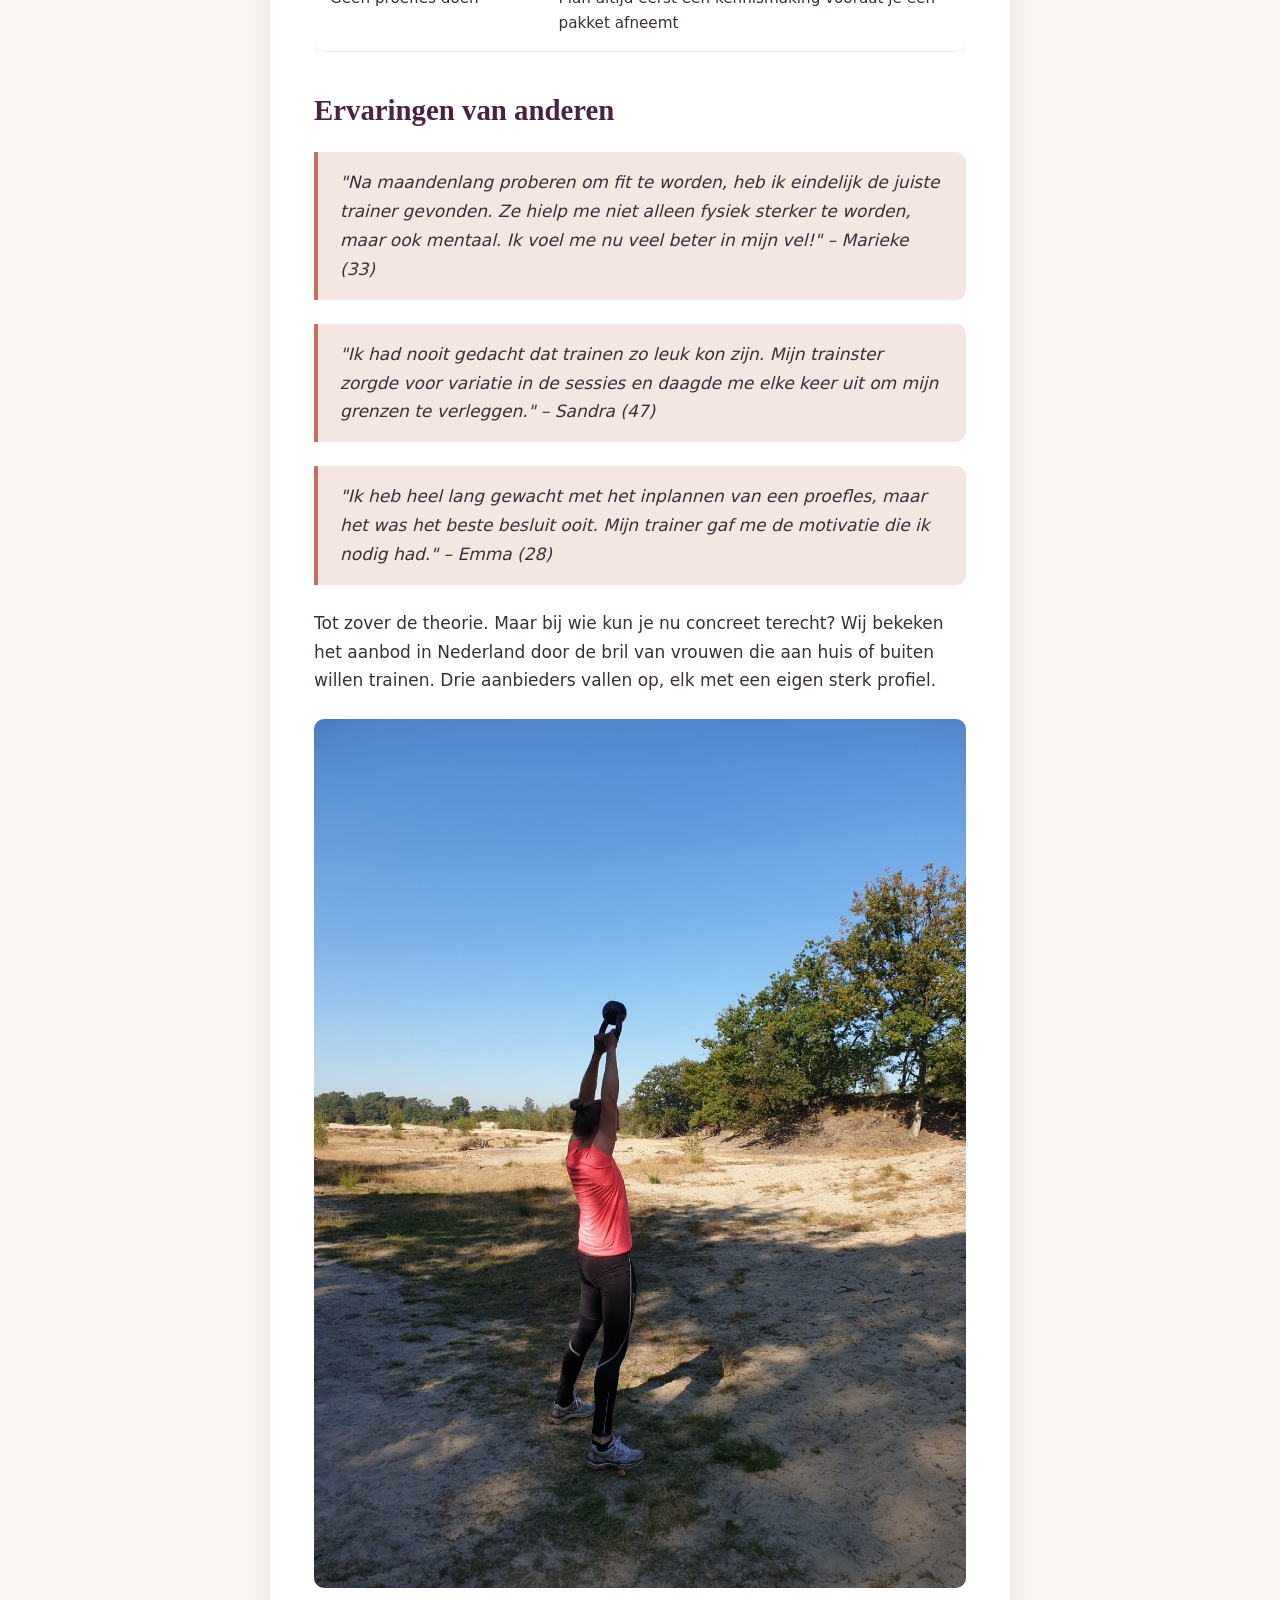
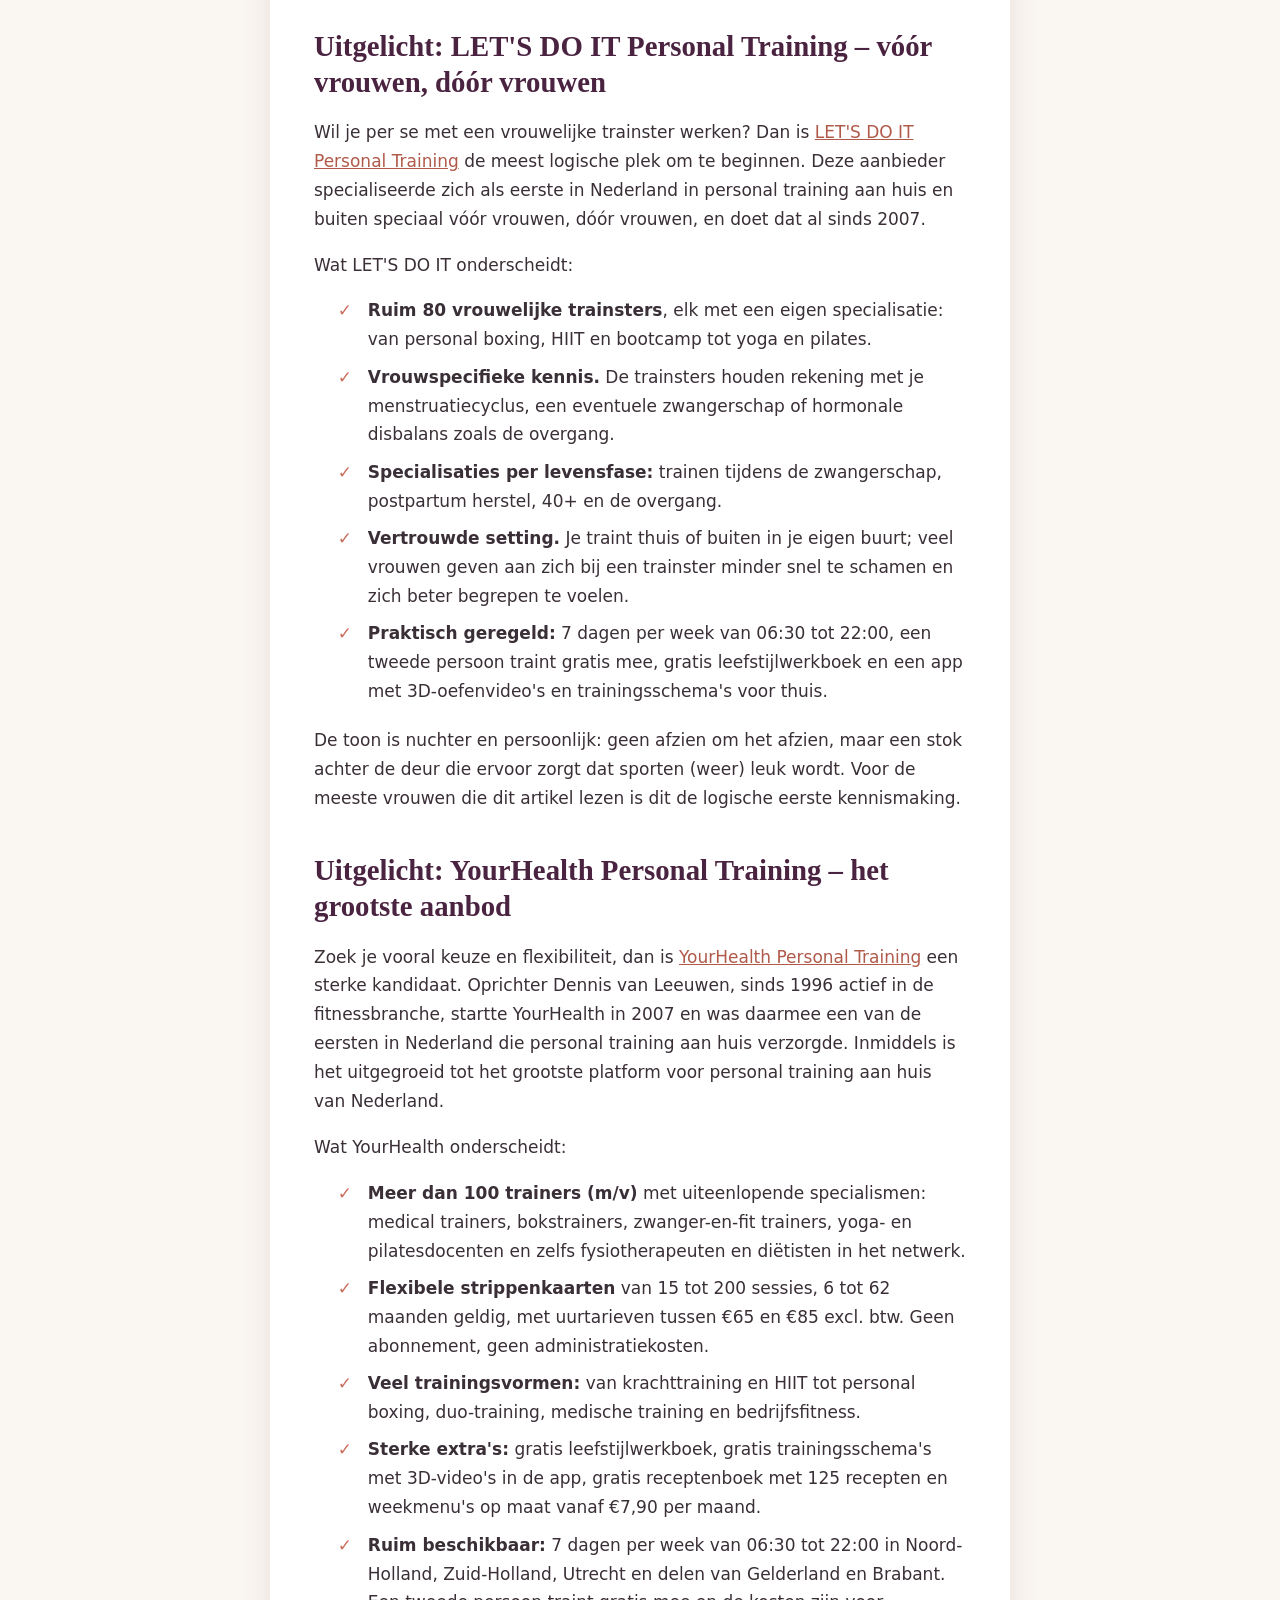
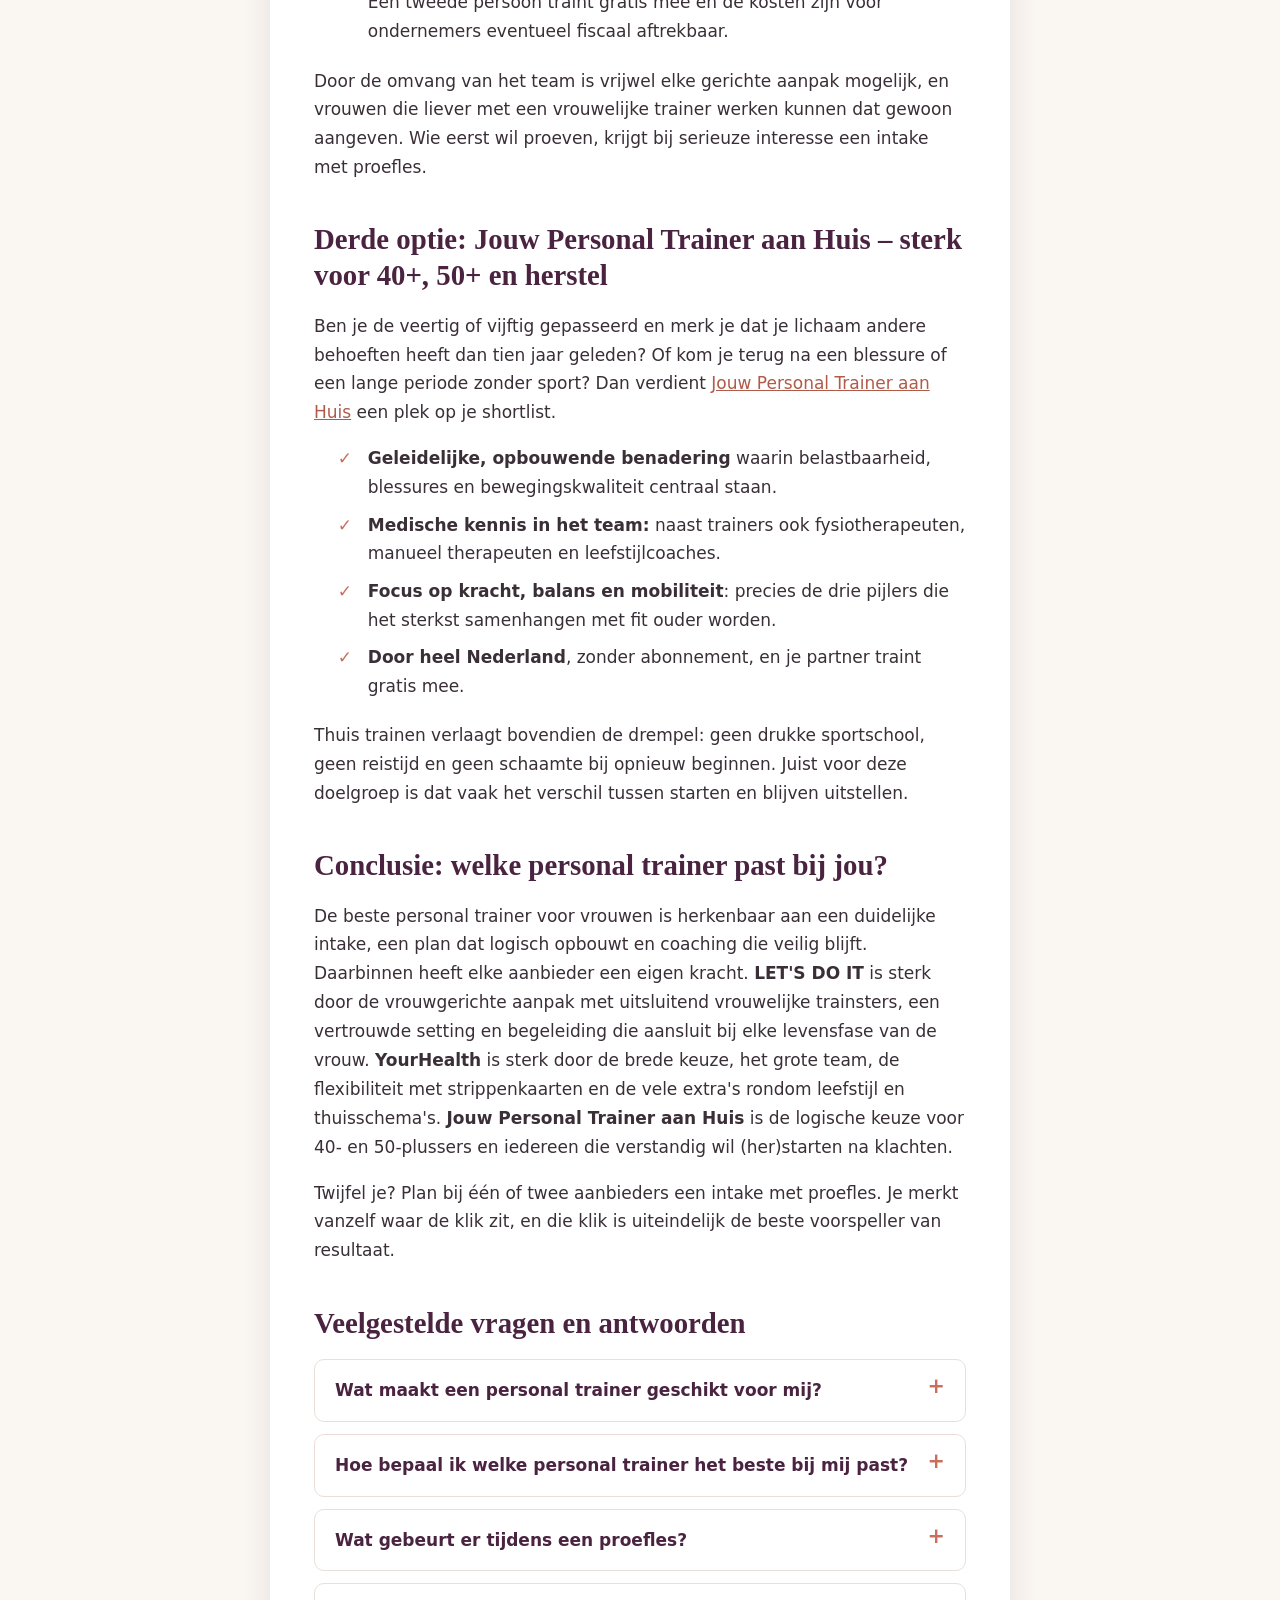
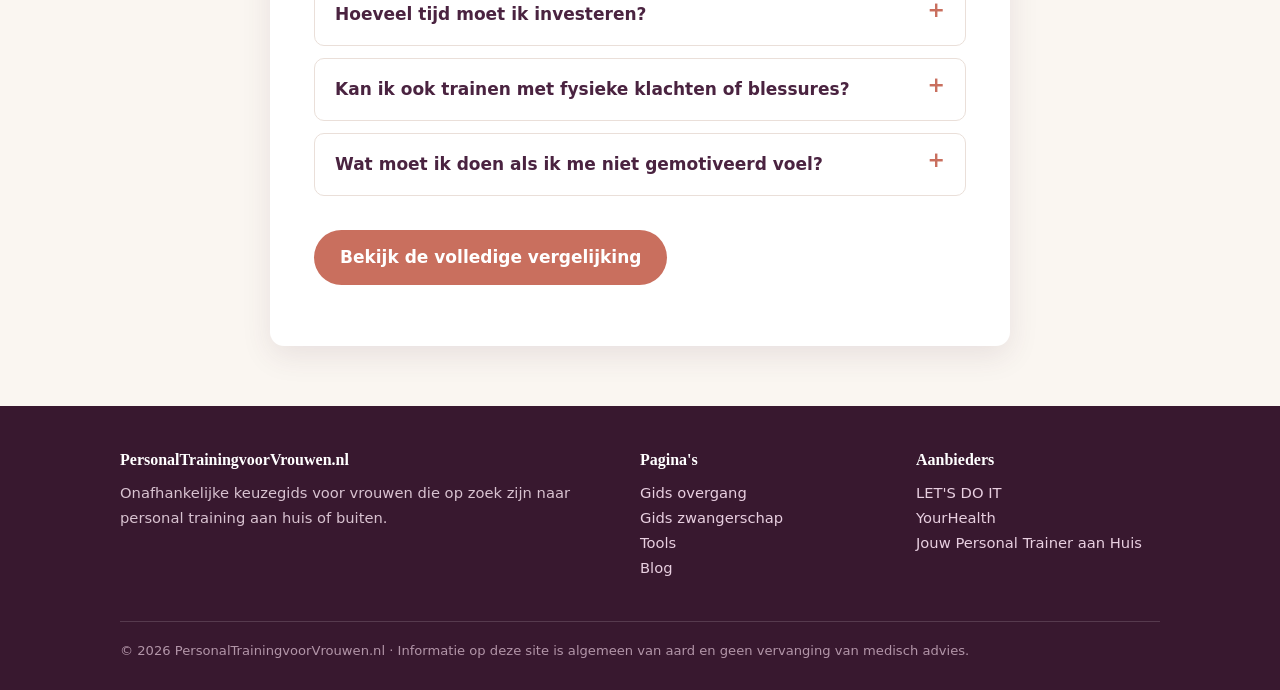
<file: blog/beste-personal-trainer-voor-vrouwen.html>
<!DOCTYPE html>
<html lang="nl">
<head>
<meta charset="UTF-8">
<meta name="viewport" content="width=device-width, initial-scale=1.0">
<title>Beste personal trainer voor vrouwen: zo maak je de juiste keuze | PersonalTrainingvoorVrouwen.nl</title>
<meta name="description" content="Hoe vind je de beste personal trainer voor vrouwen? Waar moet een goede trainer aan voldoen, welke fouten voorkom je en welke aanbieders springen eruit? Complete keuzegids.">
<link rel="canonical" href="https://personaltrainingvoorvrouwen.nl/blog/beste-personal-trainer-voor-vrouwen.html">
<link rel="stylesheet" href="../style.css">
</head>
<body>
<header class="site">
  <div class="container nav">
    <a class="logo" href="../index.html">PersonalTraining<span>voorVrouwen</span>.nl</a>
    <nav class="menu">
      <a href="../index.html">Home</a>
      <a href="../gids-overgang.html">Gids overgang</a>
      <a href="../gids-zwangerschap.html">Gids zwangerschap</a>
      <a href="../tools.html">Tools</a>
      <a href="index.html">Blog</a>
    </nav>
  </div>
</header>

<div class="article-hero">
  <div class="container narrow">
    <p class="kicker" style="color:#e6b9a9">Keuzegids</p>
    <h1>Beste personal trainer voor vrouwen: zo maak je de juiste keuze</h1>
    <p class="meta">Leestijd ± 10 minuten</p>
  </div>
</div>

<div class="container narrow">
<article class="post">
  <p>Personal training is een uitstekende manier om je gezondheid en fitheid naar een hoger niveau te tillen. Of je nu sterker wilt worden, je conditie wilt verbeteren of een specifiek gezondheidsdoel wilt bereiken: een personal trainer kan je daarbij helpen. In Nederland zijn er tal van personal trainers, maar hoe vind je nu de trainer of trainster die het beste past bij jouw situatie, wensen en doelen? In dit artikel helpen we je een weloverwogen keuze te maken, zodat je niet alleen resultaten boekt, maar ook plezier hebt tijdens je trainingen.</p>

  <div class="toc">
    <strong>Inhoudsopgave</strong>
    <ul>
      <li><a href="#kenmerken">Wat maakt een personal trainer de beste keuze voor jou?</a></li>
      <li><a href="#vinden">Hoe vind je de personal trainer die bij jou past?</a></li>
      <li><a href="#fouten">Veelgemaakte fouten bij het kiezen</a></li>
      <li><a href="#ervaringen">Ervaringen van anderen</a></li>
      <li><a href="#letsdoit">Uitgelicht: LET'S DO IT Personal Training</a></li>
      <li><a href="#yourhealth">Uitgelicht: YourHealth Personal Training</a></li>
      <li><a href="#jptah">Derde optie: Jouw Personal Trainer aan Huis</a></li>
      <li><a href="#conclusie">Conclusie</a></li>
      <li><a href="#faq">Veelgestelde vragen</a></li>
    </ul>
  </div>

  <h2 id="kenmerken">Wat maakt een personal trainer de beste keuze voor jou?</h2>
  <p>Er zijn verschillende factoren die een goede personal trainer onderscheiden van de rest. Het gaat niet alleen om ervaring en kennis, maar ook om hoe goed iemand zich kan afstemmen op jouw specifieke behoeften en voorkeuren.</p>

  <h3>Ervaring en expertise</h3>
  <p>Een goede personal trainer heeft jarenlange ervaring en een gedegen opleiding. Ze begrijpen niet alleen hoe ze je helpen om fysieke doelen te bereiken, maar ook hoe ze je lichaam ondersteunen bij het voorkomen van blessures. Voor vrouwen komt daar iets bij: kennis van de menstruatiecyclus, zwangerschap, postpartum herstel en de overgang. Die fases hebben allemaal invloed op hoe je het beste traint.</p>

  <h3>Maatwerk en persoonlijke aanpak</h3>
  <p>De beste personal trainers begrijpen dat iedereen uniek is. Ze stellen een plan op dat specifiek gericht is op jouw wensen, doelen en huidige conditie. Dat maatwerk zorgt ervoor dat je op de juiste manier wordt uitgedaagd en gemotiveerd, zonder overbelasting.</p>

  <h3>Communicatie en motivatie</h3>
  <p>Een goede trainer is meer dan een begeleider van oefeningen. Die luistert naar je, begrijpt je doelen en weet je te motiveren, ook buiten de training om, bijvoorbeeld met hulp bij je voeding en leefstijlkeuzes. Veel vrouwen merken bovendien dat ze zich vrijer voelen bij een trainer bij wie ze zich op hun gemak voelen; de klik is minstens zo belangrijk als het cv.</p>

  <h3>Flexibiliteit in locatie en tijden</h3>
  <p>Een personal trainer die bij jouw agenda en leefstijl past, biedt de flexibiliteit om te trainen waar en wanneer jij wilt. Thuis, in de tuin, in het park of op je werk: personal training aan huis scheelt reistijd, drempelvrees en gedoe met oppas.</p>

  <h2 id="vinden">Hoe vind je de personal trainer die bij jou past?</h2>
  <p>Het vinden van de juiste personal trainer begint met het helder krijgen van je eigen wensen en doelen. Doorloop daarna deze stappen.</p>
  <ol>
    <li><strong>Bepaal je doelen.</strong> Wil je afvallen, spieren opbouwen, je conditie verbeteren of werken aan specifieke klachten? Hoe concreter je doel, hoe gerichter je kunt zoeken naar een trainer met de juiste ervaring.</li>
    <li><strong>Kies de juiste locatie.</strong> Train je liever in de privacy van je eigen huis of geniet je van de buitenlucht? Kies een aanbieder die traint op de plek waar jij je comfortabel voelt.</li>
    <li><strong>Bekijk de specialisaties.</strong> Zoek een trainer met aantoonbare ervaring in wat jij nodig hebt: krachttraining, herstel na een blessure, zwangerschap of de overgang. Geef je voorkeur aan bij de intake.</li>
    <li><strong>Vraag een proefles aan.</strong> Dé manier om te ervaren of er een klik is, zonder langdurige verplichting. Serieuze aanbieders bieden altijd een intake met proefles aan.</li>
    <li><strong>Vergelijk tarieven en flexibiliteit.</strong> Kijk niet alleen naar het uurtarief, maar ook naar de vorm: strippenkaarten geven meer vrijheid dan abonnementen, en bij sommige aanbieders traint een tweede persoon gratis mee.</li>
  </ol>

  <h2 id="fouten">Veelgemaakte fouten bij het kiezen van een personal trainer</h2>
  <div class="tablewrap">
    <table class="compare">
      <thead><tr><th>Fout</th><th>Oplossing</th></tr></thead>
      <tbody>
        <tr><td>Geen duidelijke doelen stellen</td><td>Maak van tevoren concreet wat je wilt bereiken</td></tr>
        <tr><td>Alleen op prijs kiezen</td><td>Weeg klik, specialisatie en flexibiliteit net zo zwaar mee</td></tr>
        <tr><td>Te snel te veel willen</td><td>Begin rustig en bouw de intensiteit geleidelijk op</td></tr>
        <tr><td>Onrealistische verwachtingen</td><td>Wees realistisch over je doelen en tijdlijn; duurzaam wint van snel</td></tr>
        <tr><td>Geen proefles doen</td><td>Plan altijd eerst een kennismaking voordat je een pakket afneemt</td></tr>
      </tbody>
    </table>
  </div>

  <h2 id="ervaringen">Ervaringen van anderen</h2>
  <blockquote>"Na maandenlang proberen om fit te worden, heb ik eindelijk de juiste trainer gevonden. Ze hielp me niet alleen fysiek sterker te worden, maar ook mentaal. Ik voel me nu veel beter in mijn vel!" – Marieke (33)</blockquote>
  <blockquote>"Ik had nooit gedacht dat trainen zo leuk kon zijn. Mijn trainster zorgde voor variatie in de sessies en daagde me elke keer uit om mijn grenzen te verleggen." – Sandra (47)</blockquote>
  <blockquote>"Ik heb heel lang gewacht met het inplannen van een proefles, maar het was het beste besluit ooit. Mijn trainer gaf me de motivatie die ik nodig had." – Emma (28)</blockquote>

  <p>Tot zover de theorie. Maar bij wie kun je nu concreet terecht? Wij bekeken het aanbod in Nederland door de bril van vrouwen die aan huis of buiten willen trainen. Drie aanbieders vallen op, elk met een eigen sterk profiel.</p>

  <img src="../images/24.jpeg" alt="Vrouwelijke personal trainster begeleidt een training aan huis">

  <h2 id="letsdoit">Uitgelicht: LET'S DO IT Personal Training – vóór vrouwen, dóór vrouwen</h2>
  <p>Wil je per se met een vrouwelijke trainster werken? Dan is <a href="https://www.letsdoitpt.nl/" rel="noopener">LET'S DO IT Personal Training</a> de meest logische plek om te beginnen. Deze aanbieder specialiseerde zich als eerste in Nederland in personal training aan huis en buiten speciaal vóór vrouwen, dóór vrouwen, en doet dat al sinds 2007.</p>
  <p>Wat LET'S DO IT onderscheidt:</p>
  <ul class="checks">
    <li><strong>Ruim 80 vrouwelijke trainsters</strong>, elk met een eigen specialisatie: van personal boxing, HIIT en bootcamp tot yoga en pilates.</li>
    <li><strong>Vrouwspecifieke kennis.</strong> De trainsters houden rekening met je menstruatiecyclus, een eventuele zwangerschap of hormonale disbalans zoals de overgang.</li>
    <li><strong>Specialisaties per levensfase:</strong> trainen tijdens de zwangerschap, postpartum herstel, 40+ en de overgang.</li>
    <li><strong>Vertrouwde setting.</strong> Je traint thuis of buiten in je eigen buurt; veel vrouwen geven aan zich bij een trainster minder snel te schamen en zich beter begrepen te voelen.</li>
    <li><strong>Praktisch geregeld:</strong> 7 dagen per week van 06:30 tot 22:00, een tweede persoon traint gratis mee, gratis leefstijlwerkboek en een app met 3D-oefenvideo's en trainingsschema's voor thuis.</li>
  </ul>
  <p>De toon is nuchter en persoonlijk: geen afzien om het afzien, maar een stok achter de deur die ervoor zorgt dat sporten (weer) leuk wordt. Voor de meeste vrouwen die dit artikel lezen is dit de logische eerste kennismaking.</p>

  <h2 id="yourhealth">Uitgelicht: YourHealth Personal Training – het grootste aanbod</h2>
  <p>Zoek je vooral keuze en flexibiliteit, dan is <a href="https://www.yourhealthpt.nl/" rel="noopener">YourHealth Personal Training</a> een sterke kandidaat. Oprichter Dennis van Leeuwen, sinds 1996 actief in de fitnessbranche, startte YourHealth in 2007 en was daarmee een van de eersten in Nederland die personal training aan huis verzorgde. Inmiddels is het uitgegroeid tot het grootste platform voor personal training aan huis van Nederland.</p>
  <p>Wat YourHealth onderscheidt:</p>
  <ul class="checks">
    <li><strong>Meer dan 100 trainers (m/v)</strong> met uiteenlopende specialismen: medical trainers, bokstrainers, zwanger-en-fit trainers, yoga- en pilatesdocenten en zelfs fysiotherapeuten en diëtisten in het netwerk.</li>
    <li><strong>Flexibele strippenkaarten</strong> van 15 tot 200 sessies, 6 tot 62 maanden geldig, met uurtarieven tussen €65 en €85 excl. btw. Geen abonnement, geen administratiekosten.</li>
    <li><strong>Veel trainingsvormen:</strong> van krachttraining en HIIT tot personal boxing, duo-training, medische training en bedrijfsfitness.</li>
    <li><strong>Sterke extra's:</strong> gratis leefstijlwerkboek, gratis trainingsschema's met 3D-video's in de app, gratis receptenboek met 125 recepten en weekmenu's op maat vanaf €7,90 per maand.</li>
    <li><strong>Ruim beschikbaar:</strong> 7 dagen per week van 06:30 tot 22:00 in Noord-Holland, Zuid-Holland, Utrecht en delen van Gelderland en Brabant. Een tweede persoon traint gratis mee en de kosten zijn voor ondernemers eventueel fiscaal aftrekbaar.</li>
  </ul>
  <p>Door de omvang van het team is vrijwel elke gerichte aanpak mogelijk, en vrouwen die liever met een vrouwelijke trainer werken kunnen dat gewoon aangeven. Wie eerst wil proeven, krijgt bij serieuze interesse een intake met proefles.</p>

  <h2 id="jptah">Derde optie: Jouw Personal Trainer aan Huis – sterk voor 40+, 50+ en herstel</h2>
  <p>Ben je de veertig of vijftig gepasseerd en merk je dat je lichaam andere behoeften heeft dan tien jaar geleden? Of kom je terug na een blessure of een lange periode zonder sport? Dan verdient <a href="https://www.jouwpersonaltraineraanhuis.nl/" rel="noopener">Jouw Personal Trainer aan Huis</a> een plek op je shortlist.</p>
  <ul class="checks">
    <li><strong>Geleidelijke, opbouwende benadering</strong> waarin belastbaarheid, blessures en bewegingskwaliteit centraal staan.</li>
    <li><strong>Medische kennis in het team:</strong> naast trainers ook fysiotherapeuten, manueel therapeuten en leefstijlcoaches.</li>
    <li><strong>Focus op kracht, balans en mobiliteit</strong>: precies de drie pijlers die het sterkst samenhangen met fit ouder worden.</li>
    <li><strong>Door heel Nederland</strong>, zonder abonnement, en je partner traint gratis mee.</li>
  </ul>
  <p>Thuis trainen verlaagt bovendien de drempel: geen drukke sportschool, geen reistijd en geen schaamte bij opnieuw beginnen. Juist voor deze doelgroep is dat vaak het verschil tussen starten en blijven uitstellen.</p>

  <h2 id="conclusie">Conclusie: welke personal trainer past bij jou?</h2>
  <p>De beste personal trainer voor vrouwen is herkenbaar aan een duidelijke intake, een plan dat logisch opbouwt en coaching die veilig blijft. Daarbinnen heeft elke aanbieder een eigen kracht. <strong>LET'S DO IT</strong> is sterk door de vrouwgerichte aanpak met uitsluitend vrouwelijke trainsters, een vertrouwde setting en begeleiding die aansluit bij elke levensfase van de vrouw. <strong>YourHealth</strong> is sterk door de brede keuze, het grote team, de flexibiliteit met strippenkaarten en de vele extra's rondom leefstijl en thuisschema's. <strong>Jouw Personal Trainer aan Huis</strong> is de logische keuze voor 40- en 50-plussers en iedereen die verstandig wil (her)starten na klachten.</p>
  <p>Twijfel je? Plan bij één of twee aanbieders een intake met proefles. Je merkt vanzelf waar de klik zit, en die klik is uiteindelijk de beste voorspeller van resultaat.</p>

  <h2 id="faq">Veelgestelde vragen en antwoorden</h2>
  <details class="faq"><summary>Wat maakt een personal trainer geschikt voor mij?</summary><p>Ervaring met jouw specifieke doelen, het vermogen zich aan te passen aan jouw niveau en situatie, goed kunnen luisteren en maatwerk leveren. Voor vrouwen komt daar kennis van cyclus, zwangerschap en overgang bij.</p></details>
  <details class="faq"><summary>Hoe bepaal ik welke personal trainer het beste bij mij past?</summary><p>Begin met je doelen, kies de locatie waar je wilt trainen, bekijk specialisaties en plan een proefles om de klik te testen.</p></details>
  <details class="faq"><summary>Wat gebeurt er tijdens een proefles?</summary><p>Je maakt kennis met de trainer, bespreekt je doelen en verwachtingen en ervaart de aanpak in de praktijk. Vaak vul je vooraf een medische vragenlijst in zodat de les goed voorbereid is.</p></details>
  <details class="faq"><summary>Hoeveel tijd moet ik investeren?</summary><p>Veel vrouwen starten met twee sessies per week om in een ritme te komen en bouwen later af naar één sessie plus zelfstandig trainen met een thuisschema. Consistentie is belangrijker dan volume.</p></details>
  <details class="faq"><summary>Kan ik ook trainen met fysieke klachten of blessures?</summary><p>Ja, mits je een trainer kiest met ervaring in hersteltraining en je je medische situatie vooraf deelt. Aanbieders met medische trainers of therapeuten in het team zijn dan in het voordeel.</p></details>
  <details class="faq"><summary>Wat moet ik doen als ik me niet gemotiveerd voel?</summary><p>Bespreek het met je trainer: die kan het programma aanpassen, kleinere doelen stellen en progressie zichtbaar maken. De vaste wekelijkse afspraak is precies waarvoor je een personal trainer neemt: een stok achter de deur.</p></details>

  <p style="margin-top:2em"><a class="btn" href="../index.html#vergelijk">Bekijk de volledige vergelijking</a></p>
</article>
</div>

<footer class="site">
  <div class="container">
    <div class="fgrid">
      <div>
        <h4>PersonalTrainingvoorVrouwen.nl</h4>
        <p>Onafhankelijke keuzegids voor vrouwen die op zoek zijn naar personal training aan huis of buiten.</p>
      </div>
      <div>
        <h4>Pagina's</h4>
        <p><a href="../gids-overgang.html">Gids overgang</a><br>
        <a href="../gids-zwangerschap.html">Gids zwangerschap</a><br>
        <a href="../tools.html">Tools</a><br>
        <a href="index.html">Blog</a></p>
      </div>
      <div>
        <h4>Aanbieders</h4>
        <p><a href="https://www.letsdoitpt.nl/" rel="noopener">LET'S DO IT</a><br>
        <a href="https://www.yourhealthpt.nl/" rel="noopener">YourHealth</a><br>
        <a href="https://www.jouwpersonaltraineraanhuis.nl/" rel="noopener">Jouw Personal Trainer aan Huis</a></p>
      </div>
    </div>
    <div class="fbottom">© 2026 PersonalTrainingvoorVrouwen.nl · Informatie op deze site is algemeen van aard en geen vervanging van medisch advies.</div>
  </div>
</footer>
</body>
</html>
</file>
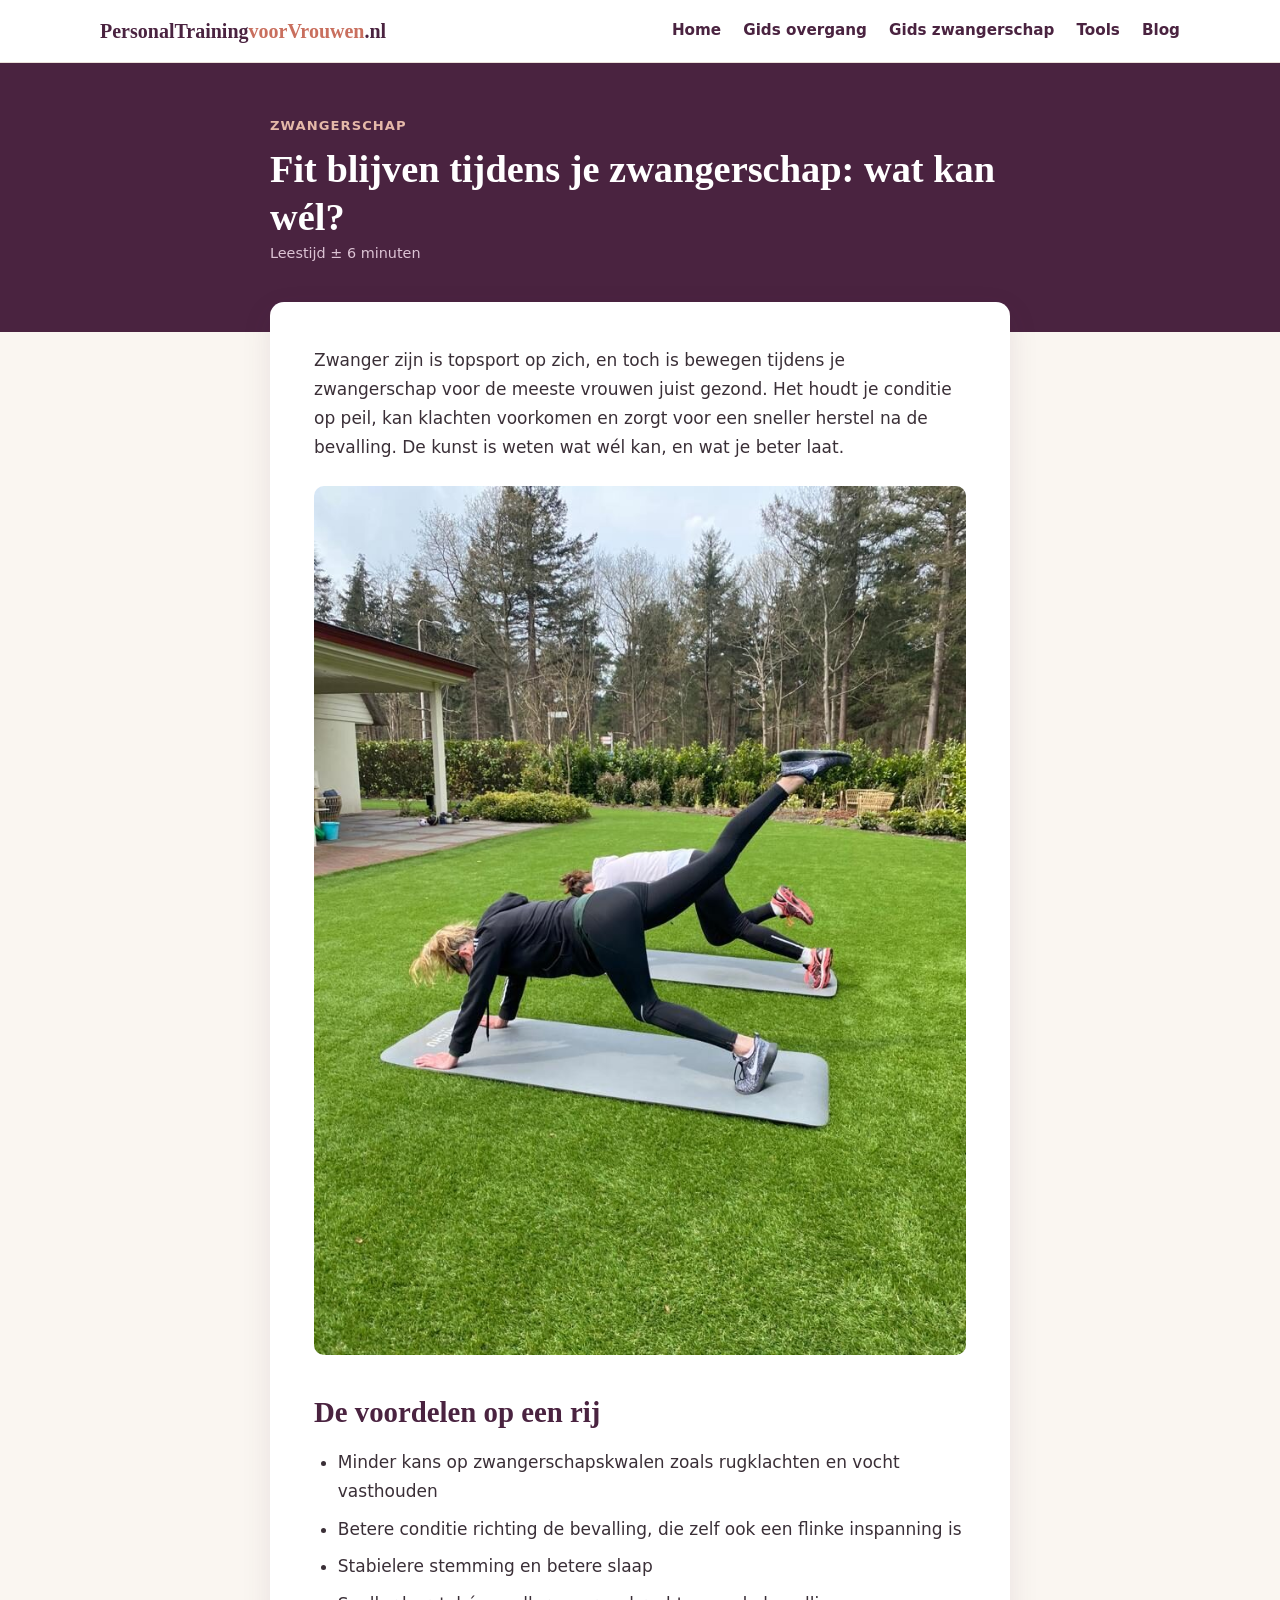
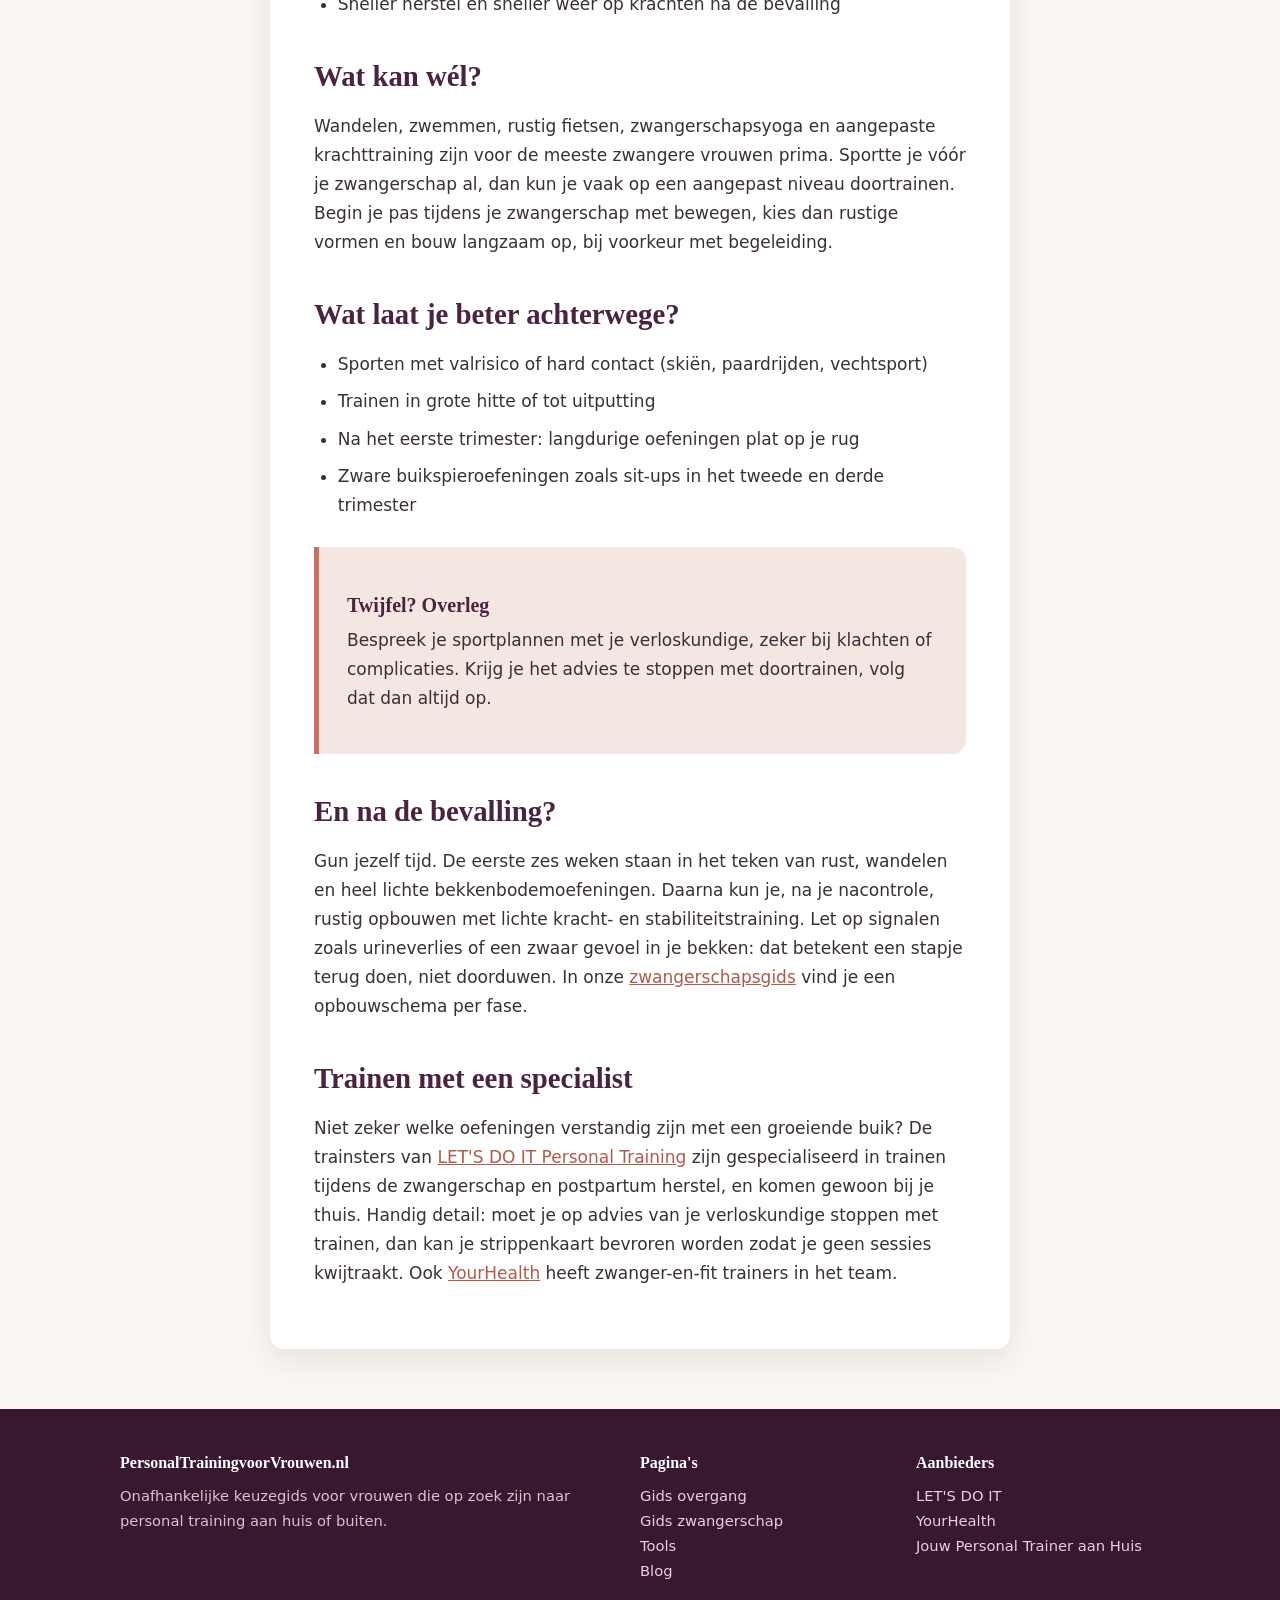
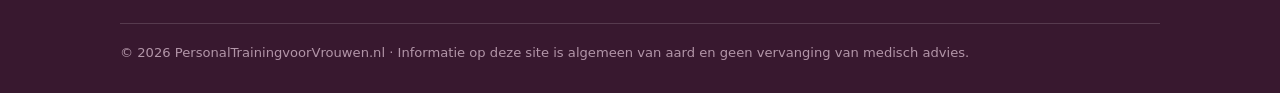
<file: blog/fit-blijven-tijdens-je-zwangerschap.html>
<!DOCTYPE html>
<html lang="nl">
<head>
<meta charset="UTF-8">
<meta name="viewport" content="width=device-width, initial-scale=1.0">
<title>Fit blijven tijdens je zwangerschap: wat kan wél? | PersonalTrainingvoorVrouwen.nl</title>
<meta name="description" content="Sporten tijdens je zwangerschap is gezond voor jou en je baby. Lees wat wél en niet verstandig is, trimester voor trimester, en hoe je na de bevalling weer opbouwt.">
<link rel="canonical" href="https://personaltrainingvoorvrouwen.nl/blog/fit-blijven-tijdens-je-zwangerschap.html">
<link rel="stylesheet" href="../style.css">
</head>
<body>
<header class="site">
  <div class="container nav">
    <a class="logo" href="../index.html">PersonalTraining<span>voorVrouwen</span>.nl</a>
    <nav class="menu">
      <a href="../index.html">Home</a>
      <a href="../gids-overgang.html">Gids overgang</a>
      <a href="../gids-zwangerschap.html">Gids zwangerschap</a>
      <a href="../tools.html">Tools</a>
      <a href="index.html">Blog</a>
    </nav>
  </div>
</header>

<div class="article-hero">
  <div class="container narrow">
    <p class="kicker" style="color:#e6b9a9">Zwangerschap</p>
    <h1>Fit blijven tijdens je zwangerschap: wat kan wél?</h1>
    <p class="meta">Leestijd ± 6 minuten</p>
  </div>
</div>

<div class="container narrow">
<article class="post">

<p>Zwanger zijn is topsport op zich, en toch is bewegen tijdens je zwangerschap voor de meeste vrouwen juist gezond. Het houdt je conditie op peil, kan klachten voorkomen en zorgt voor een sneller herstel na de bevalling. De kunst is weten wat wél kan, en wat je beter laat.</p>
<img src="../images/45.jpeg" alt="Rustige training op de mat, geschikt tijdens de zwangerschap">
<h2>De voordelen op een rij</h2>
<ul>
<li>Minder kans op zwangerschapskwalen zoals rugklachten en vocht vasthouden</li>
<li>Betere conditie richting de bevalling, die zelf ook een flinke inspanning is</li>
<li>Stabielere stemming en betere slaap</li>
<li>Sneller herstel én sneller weer op krachten na de bevalling</li>
</ul>
<h2>Wat kan wél?</h2>
<p>Wandelen, zwemmen, rustig fietsen, zwangerschapsyoga en aangepaste krachttraining zijn voor de meeste zwangere vrouwen prima. Sportte je vóór je zwangerschap al, dan kun je vaak op een aangepast niveau doortrainen. Begin je pas tijdens je zwangerschap met bewegen, kies dan rustige vormen en bouw langzaam op, bij voorkeur met begeleiding.</p>
<h2>Wat laat je beter achterwege?</h2>
<ul>
<li>Sporten met valrisico of hard contact (skiën, paardrijden, vechtsport)</li>
<li>Trainen in grote hitte of tot uitputting</li>
<li>Na het eerste trimester: langdurige oefeningen plat op je rug</li>
<li>Zware buikspieroefeningen zoals sit-ups in het tweede en derde trimester</li>
</ul>
<div class="callout">
<h3>Twijfel? Overleg</h3>
<p>Bespreek je sportplannen met je verloskundige, zeker bij klachten of complicaties. Krijg je het advies te stoppen met doortrainen, volg dat dan altijd op.</p>
</div>
<h2>En na de bevalling?</h2>
<p>Gun jezelf tijd. De eerste zes weken staan in het teken van rust, wandelen en heel lichte bekkenbodemoefeningen. Daarna kun je, na je nacontrole, rustig opbouwen met lichte kracht- en stabiliteitstraining. Let op signalen zoals urineverlies of een zwaar gevoel in je bekken: dat betekent een stapje terug doen, niet doorduwen. In onze <a href="../gids-zwangerschap.html">zwangerschapsgids</a> vind je een opbouwschema per fase.</p>
<h2>Trainen met een specialist</h2>
<p>Niet zeker welke oefeningen verstandig zijn met een groeiende buik? De trainsters van <a href="https://www.letsdoitpt.nl/" rel="noopener">LET'S DO IT Personal Training</a> zijn gespecialiseerd in trainen tijdens de zwangerschap en postpartum herstel, en komen gewoon bij je thuis. Handig detail: moet je op advies van je verloskundige stoppen met trainen, dan kan je strippenkaart bevroren worden zodat je geen sessies kwijtraakt. Ook <a href="https://www.yourhealthpt.nl/" rel="noopener">YourHealth</a> heeft zwanger-en-fit trainers in het team.</p>
</article>
</div>

<footer class="site">
  <div class="container">
    <div class="fgrid">
      <div>
        <h4>PersonalTrainingvoorVrouwen.nl</h4>
        <p>Onafhankelijke keuzegids voor vrouwen die op zoek zijn naar personal training aan huis of buiten.</p>
      </div>
      <div>
        <h4>Pagina's</h4>
        <p><a href="../gids-overgang.html">Gids overgang</a><br>
        <a href="../gids-zwangerschap.html">Gids zwangerschap</a><br>
        <a href="../tools.html">Tools</a><br>
        <a href="index.html">Blog</a></p>
      </div>
      <div>
        <h4>Aanbieders</h4>
        <p><a href="https://www.letsdoitpt.nl/" rel="noopener">LET'S DO IT</a><br>
        <a href="https://www.yourhealthpt.nl/" rel="noopener">YourHealth</a><br>
        <a href="https://www.jouwpersonaltraineraanhuis.nl/" rel="noopener">Jouw Personal Trainer aan Huis</a></p>
      </div>
    </div>
    <div class="fbottom">© 2026 PersonalTrainingvoorVrouwen.nl · Informatie op deze site is algemeen van aard en geen vervanging van medisch advies.</div>
  </div>
</footer>
</body>
</html>
</file>
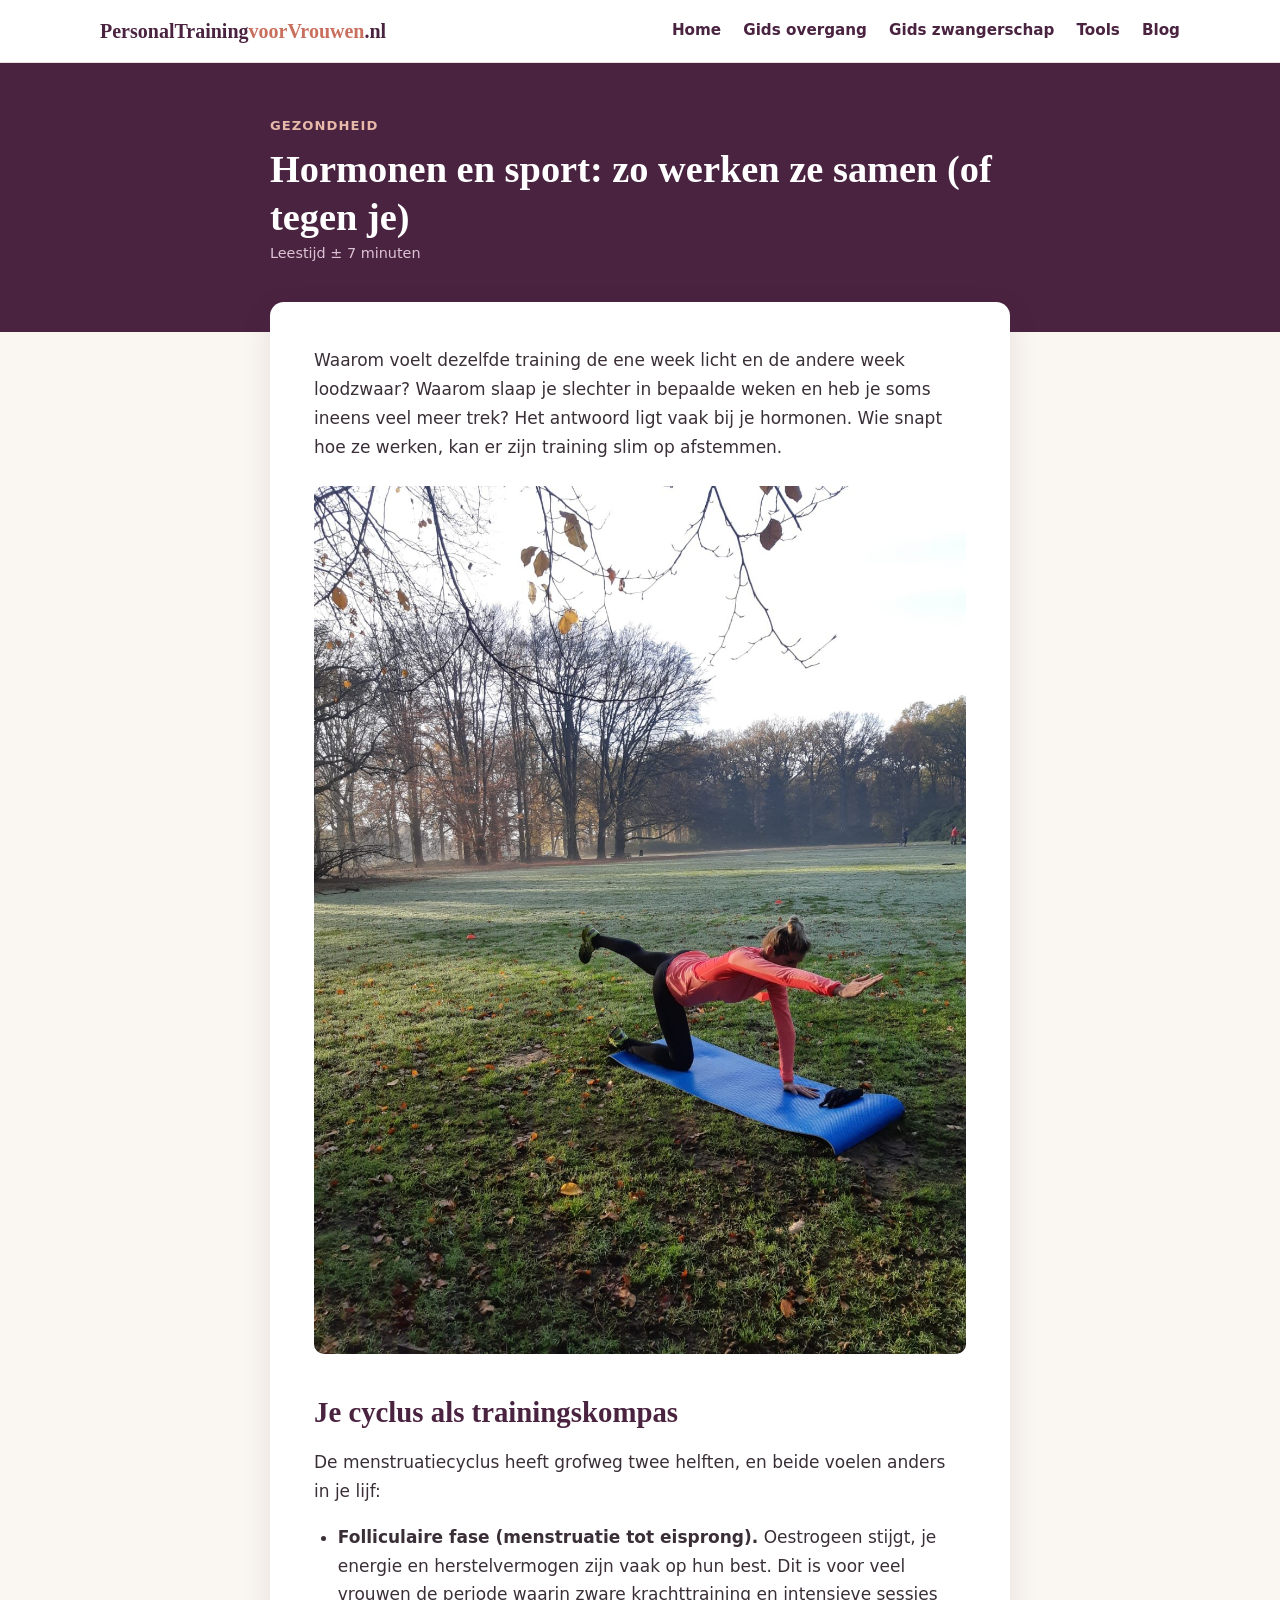
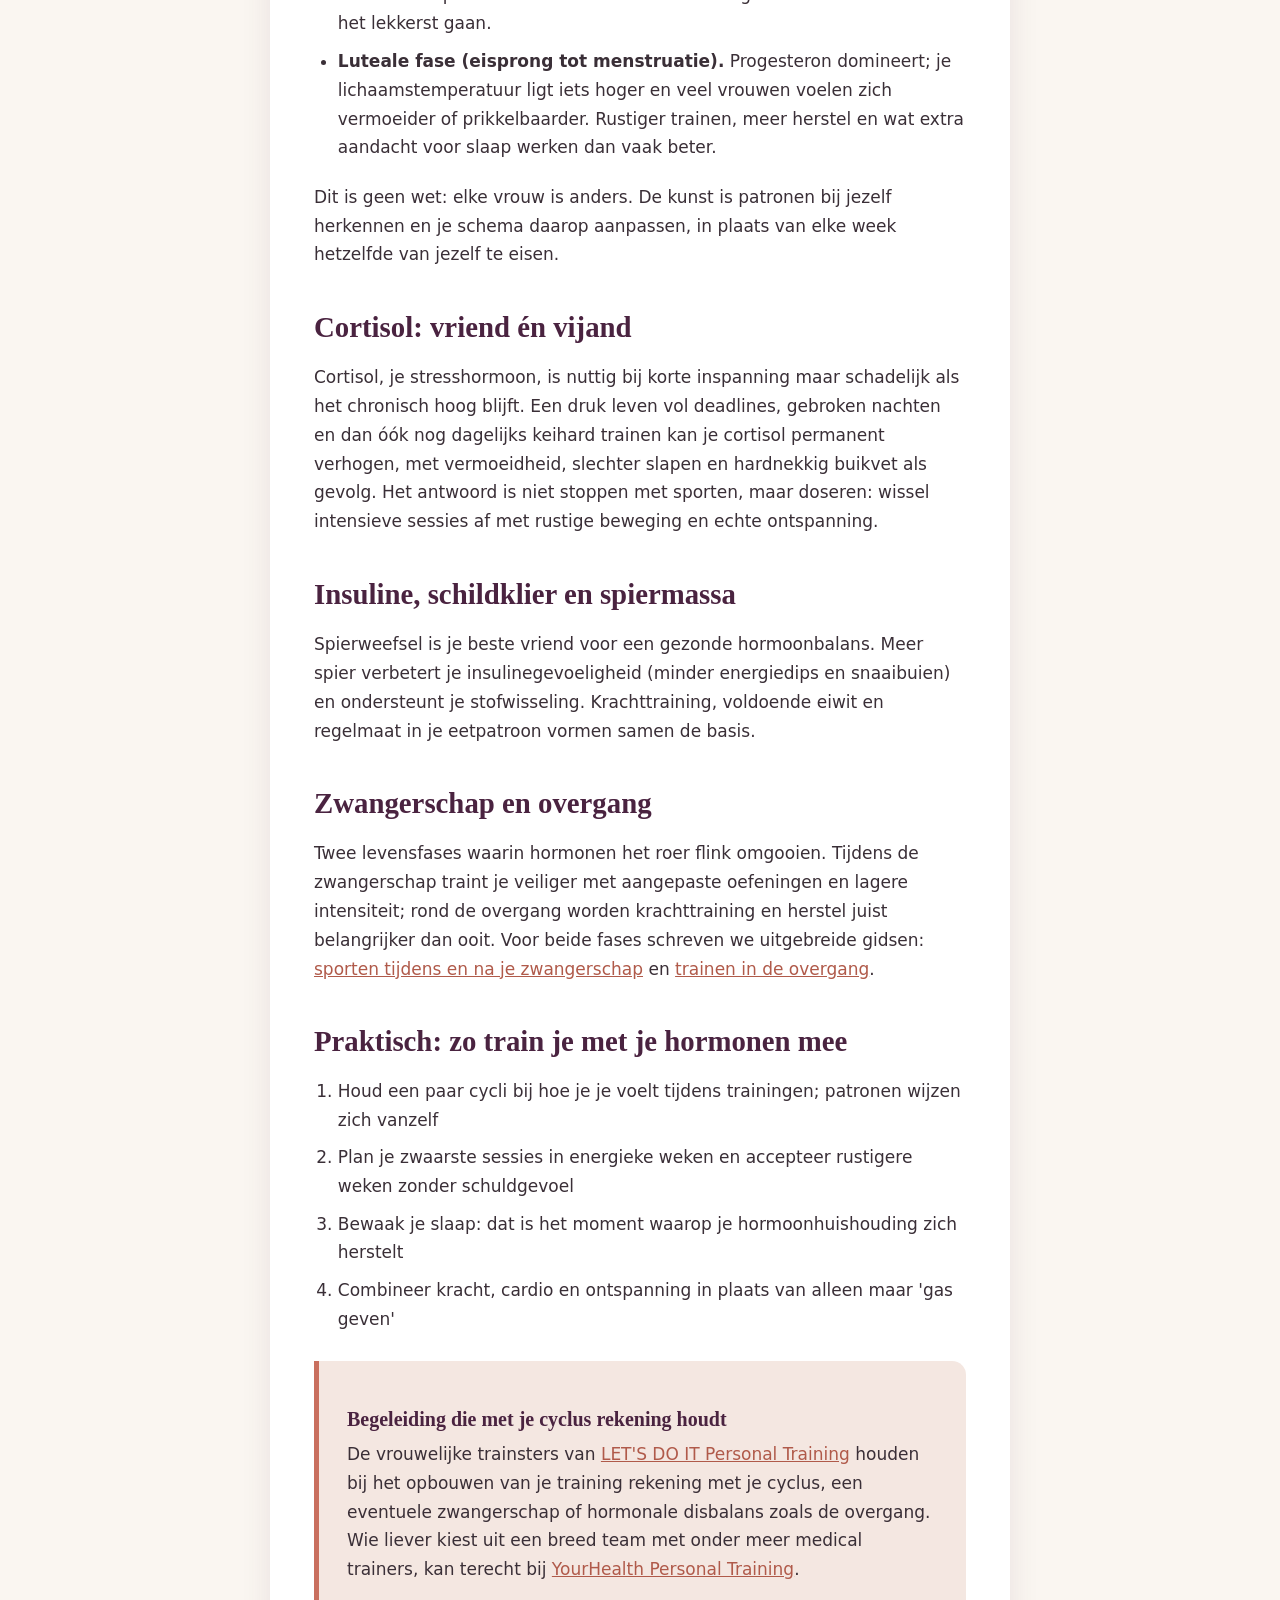
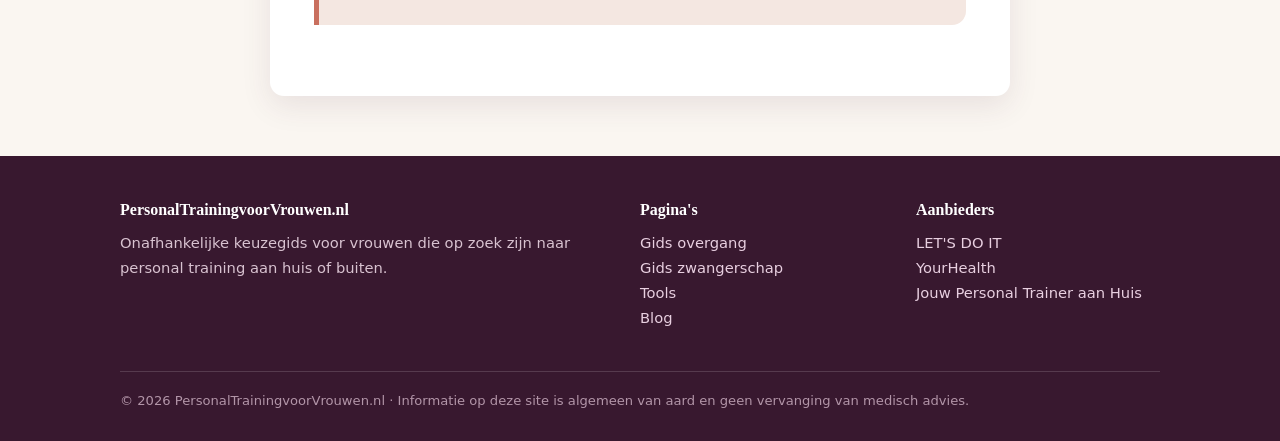
<file: blog/hormonen-en-sport.html>
<!DOCTYPE html>
<html lang="nl">
<head>
<meta charset="UTF-8">
<meta name="viewport" content="width=device-width, initial-scale=1.0">
<title>Hormonen en sport: zo werken ze samen (of tegen je) | PersonalTrainingvoorVrouwen.nl</title>
<meta name="description" content="Van menstruatiecyclus tot cortisol en de overgang: hoe hormonen je training beïnvloeden en hoe je slim traint in elke fase van je cyclus en je leven.">
<link rel="canonical" href="https://personaltrainingvoorvrouwen.nl/blog/hormonen-en-sport.html">
<link rel="stylesheet" href="../style.css">
</head>
<body>
<header class="site">
  <div class="container nav">
    <a class="logo" href="../index.html">PersonalTraining<span>voorVrouwen</span>.nl</a>
    <nav class="menu">
      <a href="../index.html">Home</a>
      <a href="../gids-overgang.html">Gids overgang</a>
      <a href="../gids-zwangerschap.html">Gids zwangerschap</a>
      <a href="../tools.html">Tools</a>
      <a href="index.html">Blog</a>
    </nav>
  </div>
</header>

<div class="article-hero">
  <div class="container narrow">
    <p class="kicker" style="color:#e6b9a9">Gezondheid</p>
    <h1>Hormonen en sport: zo werken ze samen (of tegen je)</h1>
    <p class="meta">Leestijd ± 7 minuten</p>
  </div>
</div>

<div class="container narrow">
<article class="post">

<p>Waarom voelt dezelfde training de ene week licht en de andere week loodzwaar? Waarom slaap je slechter in bepaalde weken en heb je soms ineens veel meer trek? Het antwoord ligt vaak bij je hormonen. Wie snapt hoe ze werken, kan er zijn training slim op afstemmen.</p>
<img src="../images/30.jpeg" alt="Vrouw werkt in alle rust aan kracht en balans">
<h2>Je cyclus als trainingskompas</h2>
<p>De menstruatiecyclus heeft grofweg twee helften, en beide voelen anders in je lijf:</p>
<ul>
<li><strong>Folliculaire fase (menstruatie tot eisprong).</strong> Oestrogeen stijgt, je energie en herstelvermogen zijn vaak op hun best. Dit is voor veel vrouwen de periode waarin zware krachttraining en intensieve sessies het lekkerst gaan.</li>
<li><strong>Luteale fase (eisprong tot menstruatie).</strong> Progesteron domineert; je lichaamstemperatuur ligt iets hoger en veel vrouwen voelen zich vermoeider of prikkelbaarder. Rustiger trainen, meer herstel en wat extra aandacht voor slaap werken dan vaak beter.</li>
</ul>
<p>Dit is geen wet: elke vrouw is anders. De kunst is patronen bij jezelf herkennen en je schema daarop aanpassen, in plaats van elke week hetzelfde van jezelf te eisen.</p>
<h2>Cortisol: vriend én vijand</h2>
<p>Cortisol, je stresshormoon, is nuttig bij korte inspanning maar schadelijk als het chronisch hoog blijft. Een druk leven vol deadlines, gebroken nachten en dan óók nog dagelijks keihard trainen kan je cortisol permanent verhogen, met vermoeidheid, slechter slapen en hardnekkig buikvet als gevolg. Het antwoord is niet stoppen met sporten, maar doseren: wissel intensieve sessies af met rustige beweging en echte ontspanning.</p>
<h2>Insuline, schildklier en spiermassa</h2>
<p>Spierweefsel is je beste vriend voor een gezonde hormoonbalans. Meer spier verbetert je insulinegevoeligheid (minder energiedips en snaaibuien) en ondersteunt je stofwisseling. Krachttraining, voldoende eiwit en regelmaat in je eetpatroon vormen samen de basis.</p>
<h2>Zwangerschap en overgang</h2>
<p>Twee levensfases waarin hormonen het roer flink omgooien. Tijdens de zwangerschap traint je veiliger met aangepaste oefeningen en lagere intensiteit; rond de overgang worden krachttraining en herstel juist belangrijker dan ooit. Voor beide fases schreven we uitgebreide gidsen: <a href="../gids-zwangerschap.html">sporten tijdens en na je zwangerschap</a> en <a href="../gids-overgang.html">trainen in de overgang</a>.</p>
<h2>Praktisch: zo train je met je hormonen mee</h2>
<ol>
<li>Houd een paar cycli bij hoe je je voelt tijdens trainingen; patronen wijzen zich vanzelf</li>
<li>Plan je zwaarste sessies in energieke weken en accepteer rustigere weken zonder schuldgevoel</li>
<li>Bewaak je slaap: dat is het moment waarop je hormoonhuishouding zich herstelt</li>
<li>Combineer kracht, cardio en ontspanning in plaats van alleen maar 'gas geven'</li>
</ol>
<div class="callout">
<h3>Begeleiding die met je cyclus rekening houdt</h3>
<p>De vrouwelijke trainsters van <a href="https://www.letsdoitpt.nl/" rel="noopener">LET'S DO IT Personal Training</a> houden bij het opbouwen van je training rekening met je cyclus, een eventuele zwangerschap of hormonale disbalans zoals de overgang. Wie liever kiest uit een breed team met onder meer medical trainers, kan terecht bij <a href="https://www.yourhealthpt.nl/" rel="noopener">YourHealth Personal Training</a>.</p>
</div>
</article>
</div>

<footer class="site">
  <div class="container">
    <div class="fgrid">
      <div>
        <h4>PersonalTrainingvoorVrouwen.nl</h4>
        <p>Onafhankelijke keuzegids voor vrouwen die op zoek zijn naar personal training aan huis of buiten.</p>
      </div>
      <div>
        <h4>Pagina's</h4>
        <p><a href="../gids-overgang.html">Gids overgang</a><br>
        <a href="../gids-zwangerschap.html">Gids zwangerschap</a><br>
        <a href="../tools.html">Tools</a><br>
        <a href="index.html">Blog</a></p>
      </div>
      <div>
        <h4>Aanbieders</h4>
        <p><a href="https://www.letsdoitpt.nl/" rel="noopener">LET'S DO IT</a><br>
        <a href="https://www.yourhealthpt.nl/" rel="noopener">YourHealth</a><br>
        <a href="https://www.jouwpersonaltraineraanhuis.nl/" rel="noopener">Jouw Personal Trainer aan Huis</a></p>
      </div>
    </div>
    <div class="fbottom">© 2026 PersonalTrainingvoorVrouwen.nl · Informatie op deze site is algemeen van aard en geen vervanging van medisch advies.</div>
  </div>
</footer>
</body>
</html>
</file>
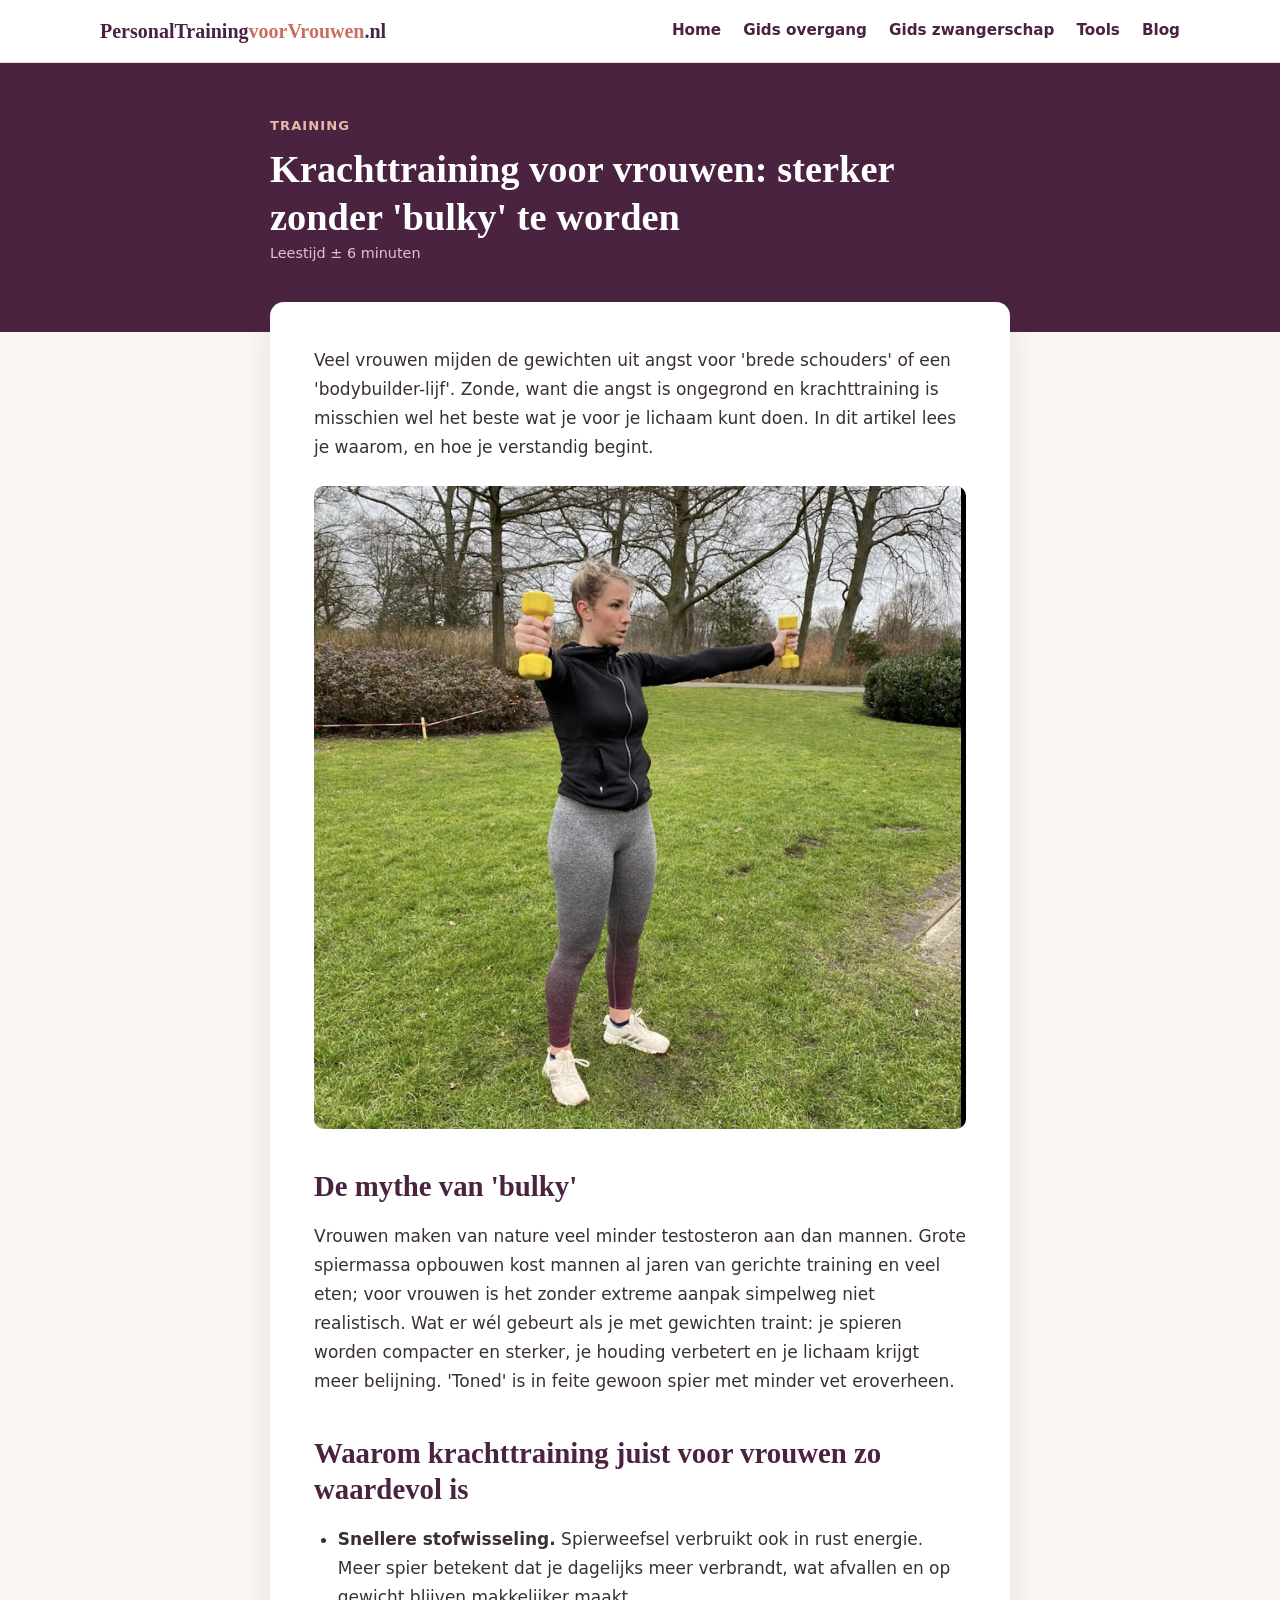
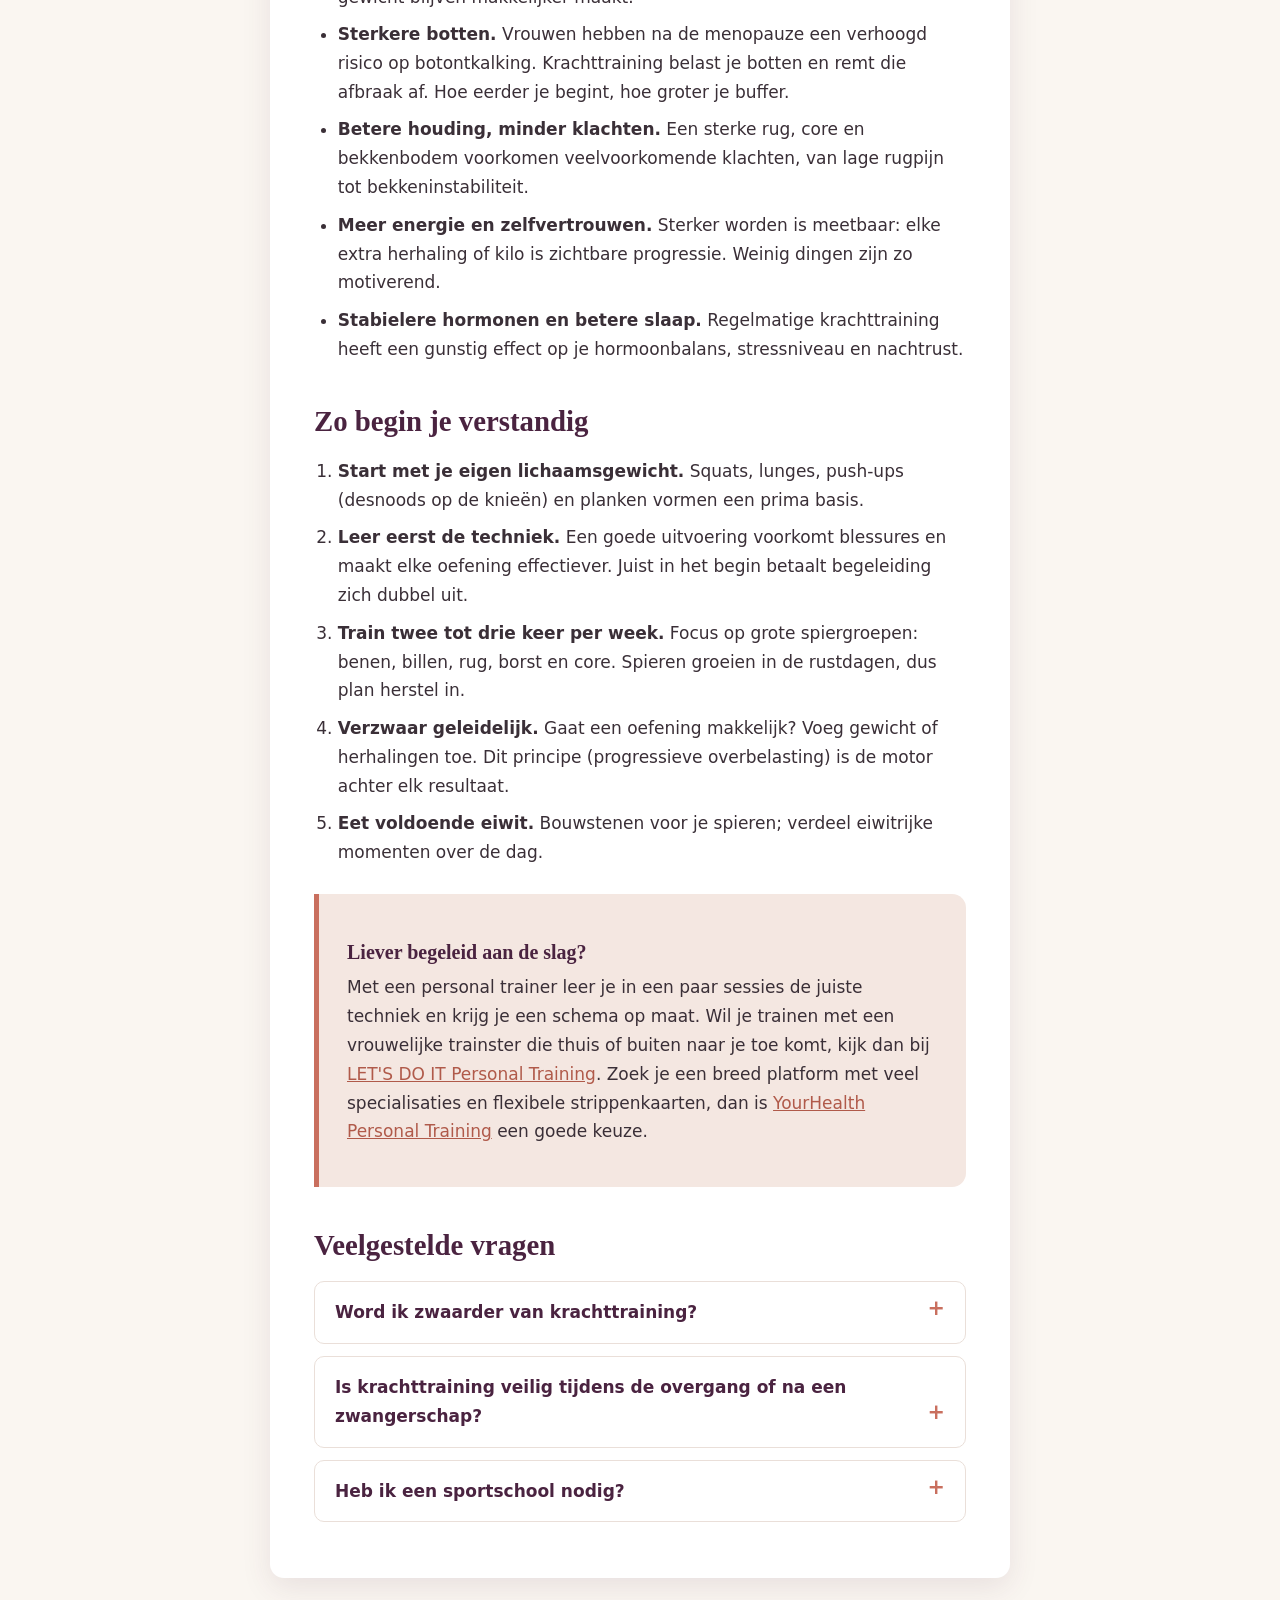
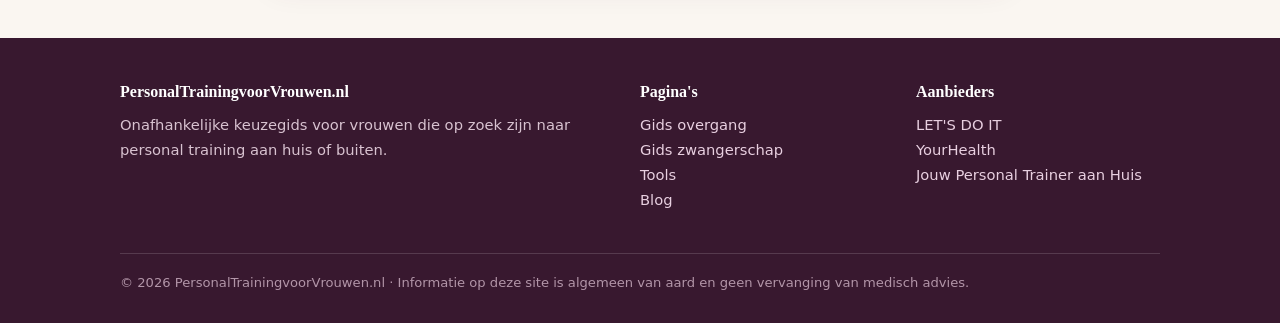
<file: blog/krachttraining-voor-vrouwen.html>
<!DOCTYPE html>
<html lang="nl">
<head>
<meta charset="UTF-8">
<meta name="viewport" content="width=device-width, initial-scale=1.0">
<title>Krachttraining voor vrouwen: sterker zonder 'bulky' te worden | PersonalTrainingvoorVrouwen.nl</title>
<meta name="description" content="Waarom krachttraining voor vrouwen onmisbaar is: strakker figuur, sterkere botten en een snellere stofwisseling. Inclusief praktische opbouwtips.">
<link rel="canonical" href="https://personaltrainingvoorvrouwen.nl/blog/krachttraining-voor-vrouwen.html">
<link rel="stylesheet" href="../style.css">
</head>
<body>
<header class="site">
  <div class="container nav">
    <a class="logo" href="../index.html">PersonalTraining<span>voorVrouwen</span>.nl</a>
    <nav class="menu">
      <a href="../index.html">Home</a>
      <a href="../gids-overgang.html">Gids overgang</a>
      <a href="../gids-zwangerschap.html">Gids zwangerschap</a>
      <a href="../tools.html">Tools</a>
      <a href="index.html">Blog</a>
    </nav>
  </div>
</header>

<div class="article-hero">
  <div class="container narrow">
    <p class="kicker" style="color:#e6b9a9">Training</p>
    <h1>Krachttraining voor vrouwen: sterker zonder 'bulky' te worden</h1>
    <p class="meta">Leestijd ± 6 minuten</p>
  </div>
</div>

<div class="container narrow">
<article class="post">

<p>Veel vrouwen mijden de gewichten uit angst voor 'brede schouders' of een 'bodybuilder-lijf'. Zonde, want die angst is ongegrond en krachttraining is misschien wel het beste wat je voor je lichaam kunt doen. In dit artikel lees je waarom, en hoe je verstandig begint.</p>
<img src="../images/4.jpeg" alt="Vrouw doet krachttraining met dumbbells onder begeleiding">
<h2>De mythe van 'bulky'</h2>
<p>Vrouwen maken van nature veel minder testosteron aan dan mannen. Grote spiermassa opbouwen kost mannen al jaren van gerichte training en veel eten; voor vrouwen is het zonder extreme aanpak simpelweg niet realistisch. Wat er wél gebeurt als je met gewichten traint: je spieren worden compacter en sterker, je houding verbetert en je lichaam krijgt meer belijning. 'Toned' is in feite gewoon spier met minder vet eroverheen.</p>
<h2>Waarom krachttraining juist voor vrouwen zo waardevol is</h2>
<ul>
<li><strong>Snellere stofwisseling.</strong> Spierweefsel verbruikt ook in rust energie. Meer spier betekent dat je dagelijks meer verbrandt, wat afvallen en op gewicht blijven makkelijker maakt.</li>
<li><strong>Sterkere botten.</strong> Vrouwen hebben na de menopauze een verhoogd risico op botontkalking. Krachttraining belast je botten en remt die afbraak af. Hoe eerder je begint, hoe groter je buffer.</li>
<li><strong>Betere houding, minder klachten.</strong> Een sterke rug, core en bekkenbodem voorkomen veelvoorkomende klachten, van lage rugpijn tot bekkeninstabiliteit.</li>
<li><strong>Meer energie en zelfvertrouwen.</strong> Sterker worden is meetbaar: elke extra herhaling of kilo is zichtbare progressie. Weinig dingen zijn zo motiverend.</li>
<li><strong>Stabielere hormonen en betere slaap.</strong> Regelmatige krachttraining heeft een gunstig effect op je hormoonbalans, stressniveau en nachtrust.</li>
</ul>
<h2>Zo begin je verstandig</h2>
<ol>
<li><strong>Start met je eigen lichaamsgewicht.</strong> Squats, lunges, push-ups (desnoods op de knieën) en planken vormen een prima basis.</li>
<li><strong>Leer eerst de techniek.</strong> Een goede uitvoering voorkomt blessures en maakt elke oefening effectiever. Juist in het begin betaalt begeleiding zich dubbel uit.</li>
<li><strong>Train twee tot drie keer per week.</strong> Focus op grote spiergroepen: benen, billen, rug, borst en core. Spieren groeien in de rustdagen, dus plan herstel in.</li>
<li><strong>Verzwaar geleidelijk.</strong> Gaat een oefening makkelijk? Voeg gewicht of herhalingen toe. Dit principe (progressieve overbelasting) is de motor achter elk resultaat.</li>
<li><strong>Eet voldoende eiwit.</strong> Bouwstenen voor je spieren; verdeel eiwitrijke momenten over de dag.</li>
</ol>
<div class="callout">
<h3>Liever begeleid aan de slag?</h3>
<p>Met een personal trainer leer je in een paar sessies de juiste techniek en krijg je een schema op maat. Wil je trainen met een vrouwelijke trainster die thuis of buiten naar je toe komt, kijk dan bij <a href="https://www.letsdoitpt.nl/" rel="noopener">LET'S DO IT Personal Training</a>. Zoek je een breed platform met veel specialisaties en flexibele strippenkaarten, dan is <a href="https://www.yourhealthpt.nl/" rel="noopener">YourHealth Personal Training</a> een goede keuze.</p>
</div>
<h2>Veelgestelde vragen</h2>
<details class="faq"><summary>Word ik zwaarder van krachttraining?</summary><p>Mogelijk iets, omdat spier compacter en zwaarder is dan vet. Je kleding zit intussen losser en je lichaam wordt strakker. Kijk daarom liever naar centimeters en hoe je je voelt dan alleen naar de weegschaal.</p></details>
<details class="faq"><summary>Is krachttraining veilig tijdens de overgang of na een zwangerschap?</summary><p>Ja, mits verstandig opgebouwd. Lees onze <a href="../gids-overgang.html">overgangsgids</a> en <a href="../gids-zwangerschap.html">zwangerschapsgids</a> voor de spelregels per levensfase.</p></details>
<details class="faq"><summary>Heb ik een sportschool nodig?</summary><p>Nee. Met een paar dumbbells, elastieken en je eigen lichaamsgewicht train je thuis of buiten net zo effectief, zeker met begeleiding aan huis.</p></details>
</article>
</div>

<footer class="site">
  <div class="container">
    <div class="fgrid">
      <div>
        <h4>PersonalTrainingvoorVrouwen.nl</h4>
        <p>Onafhankelijke keuzegids voor vrouwen die op zoek zijn naar personal training aan huis of buiten.</p>
      </div>
      <div>
        <h4>Pagina's</h4>
        <p><a href="../gids-overgang.html">Gids overgang</a><br>
        <a href="../gids-zwangerschap.html">Gids zwangerschap</a><br>
        <a href="../tools.html">Tools</a><br>
        <a href="index.html">Blog</a></p>
      </div>
      <div>
        <h4>Aanbieders</h4>
        <p><a href="https://www.letsdoitpt.nl/" rel="noopener">LET'S DO IT</a><br>
        <a href="https://www.yourhealthpt.nl/" rel="noopener">YourHealth</a><br>
        <a href="https://www.jouwpersonaltraineraanhuis.nl/" rel="noopener">Jouw Personal Trainer aan Huis</a></p>
      </div>
    </div>
    <div class="fbottom">© 2026 PersonalTrainingvoorVrouwen.nl · Informatie op deze site is algemeen van aard en geen vervanging van medisch advies.</div>
  </div>
</footer>
</body>
</html>
</file>
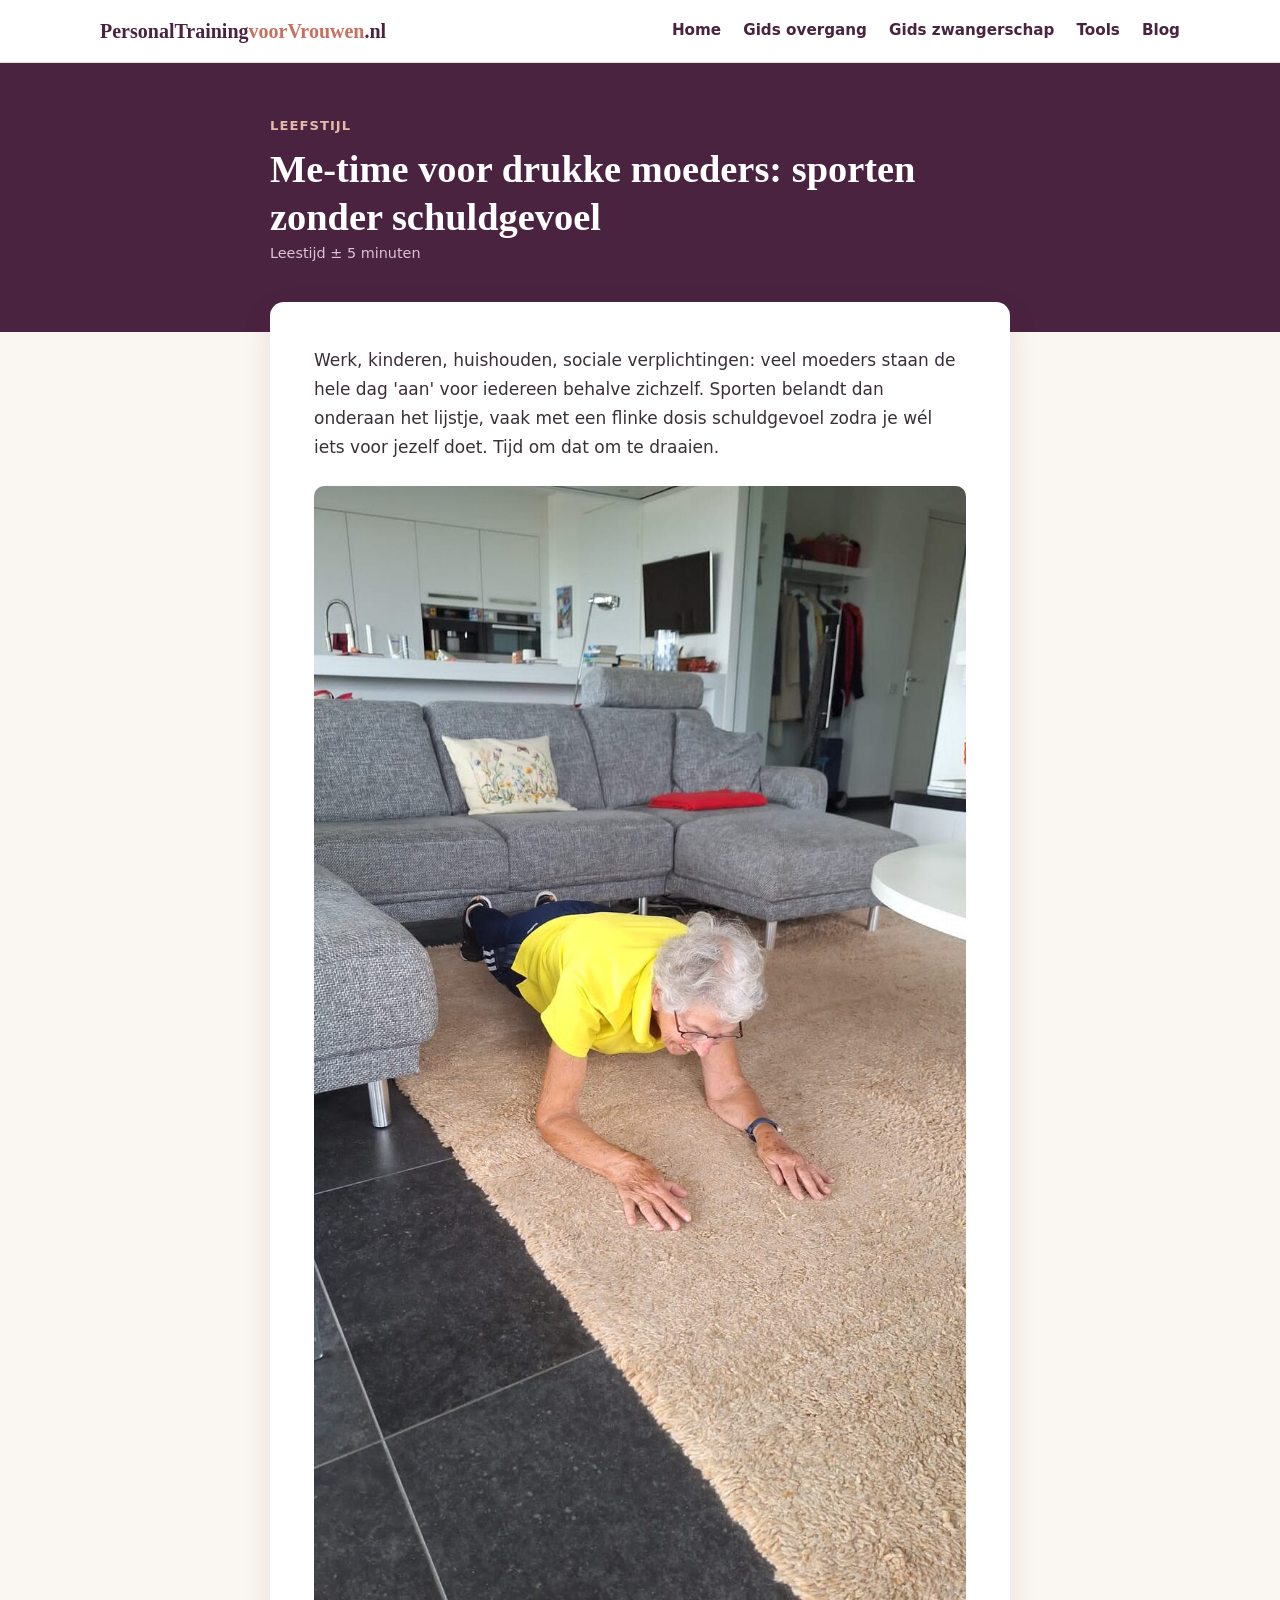
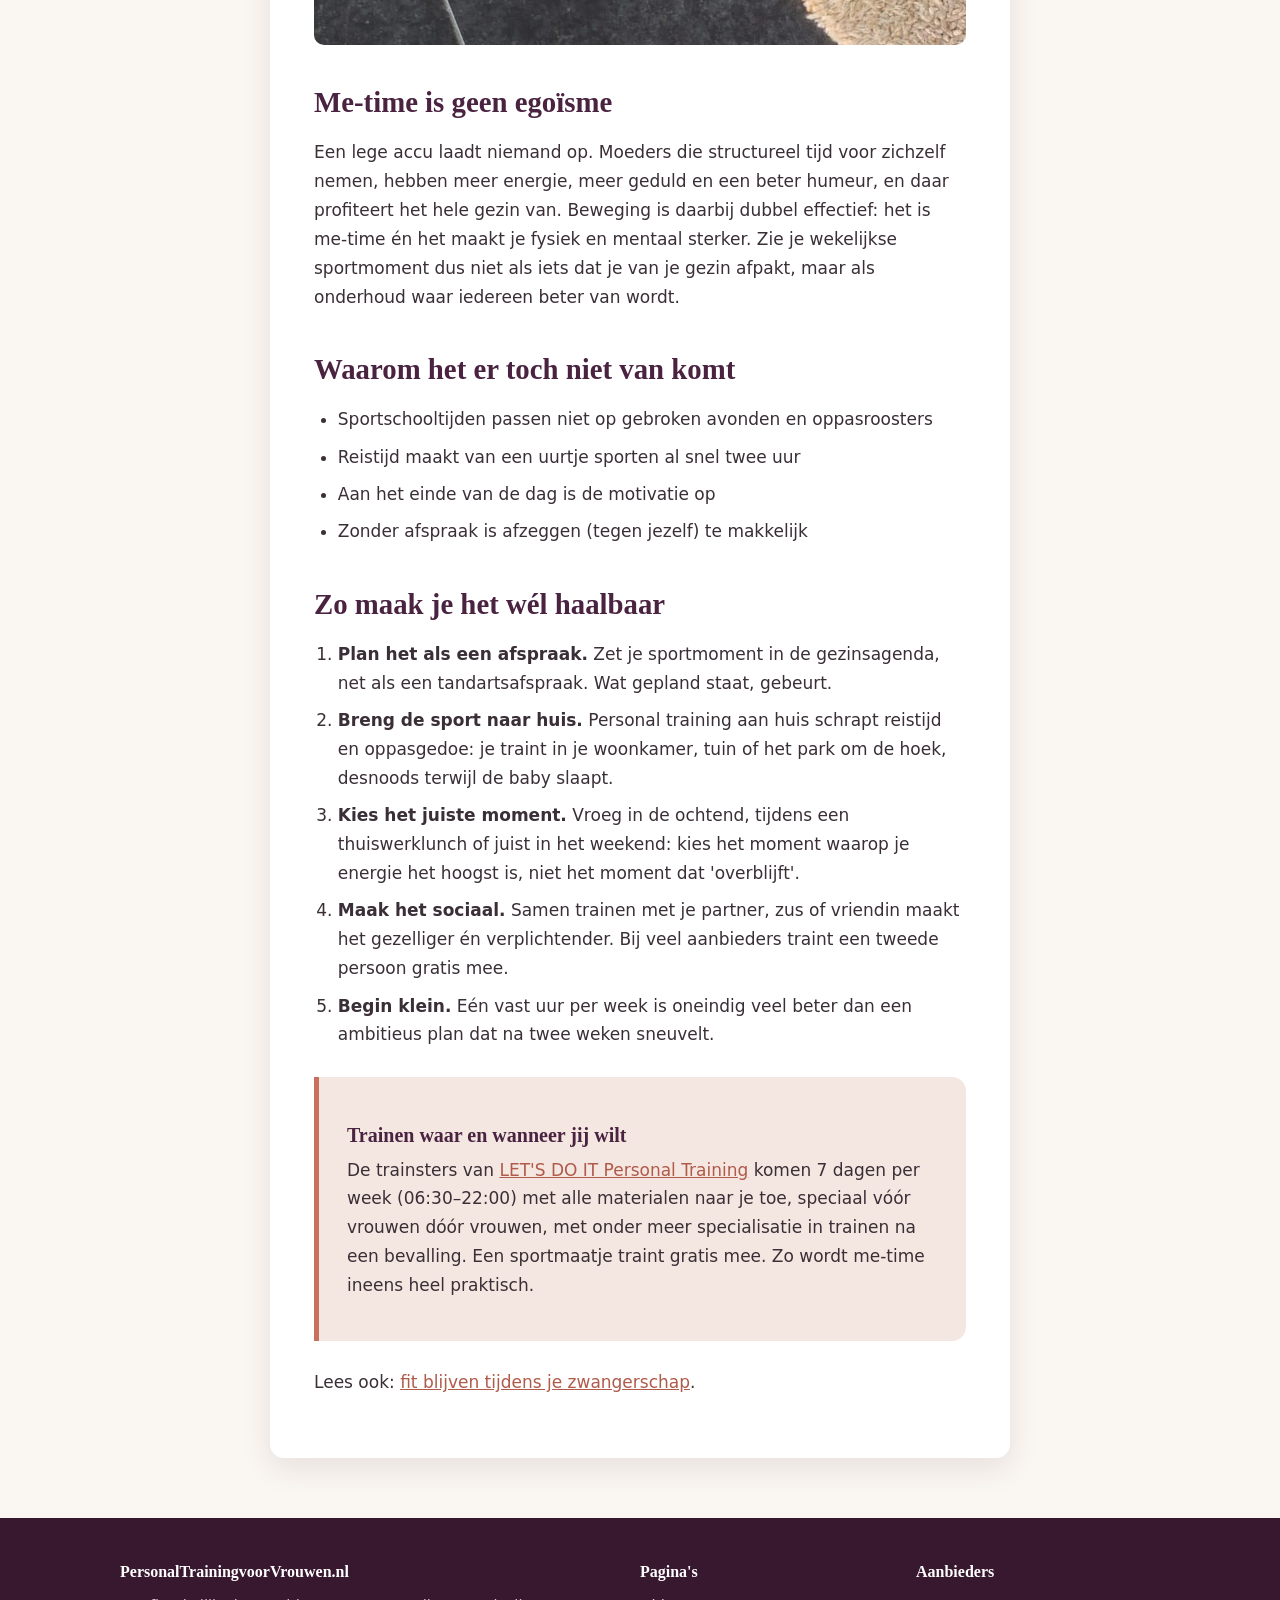
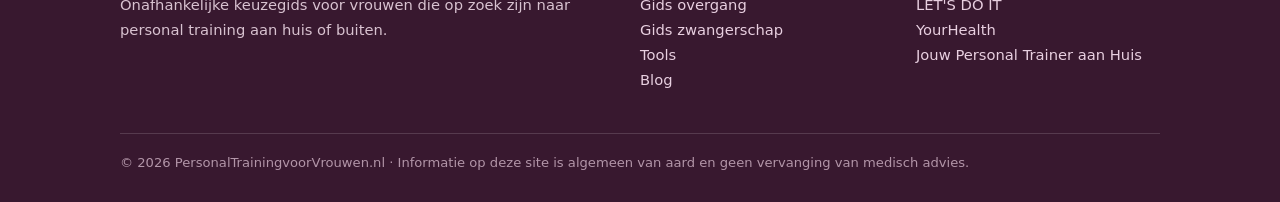
<file: blog/me-time-voor-drukke-moeders.html>
<!DOCTYPE html>
<html lang="nl">
<head>
<meta charset="UTF-8">
<meta name="viewport" content="width=device-width, initial-scale=1.0">
<title>Me-time voor drukke moeders: sporten zonder schuldgevoel | PersonalTrainingvoorVrouwen.nl</title>
<meta name="description" content="Tijd voor jezelf is geen luxe maar noodzaak. Zo maak je als drukke moeder ruimte om te sporten, zonder schuldgevoel en zonder gedoe met oppas of reistijd.">
<link rel="canonical" href="https://personaltrainingvoorvrouwen.nl/blog/me-time-voor-drukke-moeders.html">
<link rel="stylesheet" href="../style.css">
</head>
<body>
<header class="site">
  <div class="container nav">
    <a class="logo" href="../index.html">PersonalTraining<span>voorVrouwen</span>.nl</a>
    <nav class="menu">
      <a href="../index.html">Home</a>
      <a href="../gids-overgang.html">Gids overgang</a>
      <a href="../gids-zwangerschap.html">Gids zwangerschap</a>
      <a href="../tools.html">Tools</a>
      <a href="index.html">Blog</a>
    </nav>
  </div>
</header>

<div class="article-hero">
  <div class="container narrow">
    <p class="kicker" style="color:#e6b9a9">Leefstijl</p>
    <h1>Me-time voor drukke moeders: sporten zonder schuldgevoel</h1>
    <p class="meta">Leestijd ± 5 minuten</p>
  </div>
</div>

<div class="container narrow">
<article class="post">

<p>Werk, kinderen, huishouden, sociale verplichtingen: veel moeders staan de hele dag 'aan' voor iedereen behalve zichzelf. Sporten belandt dan onderaan het lijstje, vaak met een flinke dosis schuldgevoel zodra je wél iets voor jezelf doet. Tijd om dat om te draaien.</p>
<img src="../images/61.jpeg" alt="Moeder pakt thuis een rustig moment voor haar workout">
<h2>Me-time is geen egoïsme</h2>
<p>Een lege accu laadt niemand op. Moeders die structureel tijd voor zichzelf nemen, hebben meer energie, meer geduld en een beter humeur, en daar profiteert het hele gezin van. Beweging is daarbij dubbel effectief: het is me-time én het maakt je fysiek en mentaal sterker. Zie je wekelijkse sportmoment dus niet als iets dat je van je gezin afpakt, maar als onderhoud waar iedereen beter van wordt.</p>
<h2>Waarom het er toch niet van komt</h2>
<ul>
<li>Sportschooltijden passen niet op gebroken avonden en oppasroosters</li>
<li>Reistijd maakt van een uurtje sporten al snel twee uur</li>
<li>Aan het einde van de dag is de motivatie op</li>
<li>Zonder afspraak is afzeggen (tegen jezelf) te makkelijk</li>
</ul>
<h2>Zo maak je het wél haalbaar</h2>
<ol>
<li><strong>Plan het als een afspraak.</strong> Zet je sportmoment in de gezinsagenda, net als een tandartsafspraak. Wat gepland staat, gebeurt.</li>
<li><strong>Breng de sport naar huis.</strong> Personal training aan huis schrapt reistijd en oppasgedoe: je traint in je woonkamer, tuin of het park om de hoek, desnoods terwijl de baby slaapt.</li>
<li><strong>Kies het juiste moment.</strong> Vroeg in de ochtend, tijdens een thuiswerklunch of juist in het weekend: kies het moment waarop je energie het hoogst is, niet het moment dat 'overblijft'.</li>
<li><strong>Maak het sociaal.</strong> Samen trainen met je partner, zus of vriendin maakt het gezelliger én verplichtender. Bij veel aanbieders traint een tweede persoon gratis mee.</li>
<li><strong>Begin klein.</strong> Eén vast uur per week is oneindig veel beter dan een ambitieus plan dat na twee weken sneuvelt.</li>
</ol>
<div class="callout">
<h3>Trainen waar en wanneer jij wilt</h3>
<p>De trainsters van <a href="https://www.letsdoitpt.nl/" rel="noopener">LET'S DO IT Personal Training</a> komen 7 dagen per week (06:30–22:00) met alle materialen naar je toe, speciaal vóór vrouwen dóór vrouwen, met onder meer specialisatie in trainen na een bevalling. Een sportmaatje traint gratis mee. Zo wordt me-time ineens heel praktisch.</p>
</div>
<p>Lees ook: <a href="fit-blijven-tijdens-je-zwangerschap.html">fit blijven tijdens je zwangerschap</a>.</p>
</article>
</div>

<footer class="site">
  <div class="container">
    <div class="fgrid">
      <div>
        <h4>PersonalTrainingvoorVrouwen.nl</h4>
        <p>Onafhankelijke keuzegids voor vrouwen die op zoek zijn naar personal training aan huis of buiten.</p>
      </div>
      <div>
        <h4>Pagina's</h4>
        <p><a href="../gids-overgang.html">Gids overgang</a><br>
        <a href="../gids-zwangerschap.html">Gids zwangerschap</a><br>
        <a href="../tools.html">Tools</a><br>
        <a href="index.html">Blog</a></p>
      </div>
      <div>
        <h4>Aanbieders</h4>
        <p><a href="https://www.letsdoitpt.nl/" rel="noopener">LET'S DO IT</a><br>
        <a href="https://www.yourhealthpt.nl/" rel="noopener">YourHealth</a><br>
        <a href="https://www.jouwpersonaltraineraanhuis.nl/" rel="noopener">Jouw Personal Trainer aan Huis</a></p>
      </div>
    </div>
    <div class="fbottom">© 2026 PersonalTrainingvoorVrouwen.nl · Informatie op deze site is algemeen van aard en geen vervanging van medisch advies.</div>
  </div>
</footer>
</body>
</html>
</file>
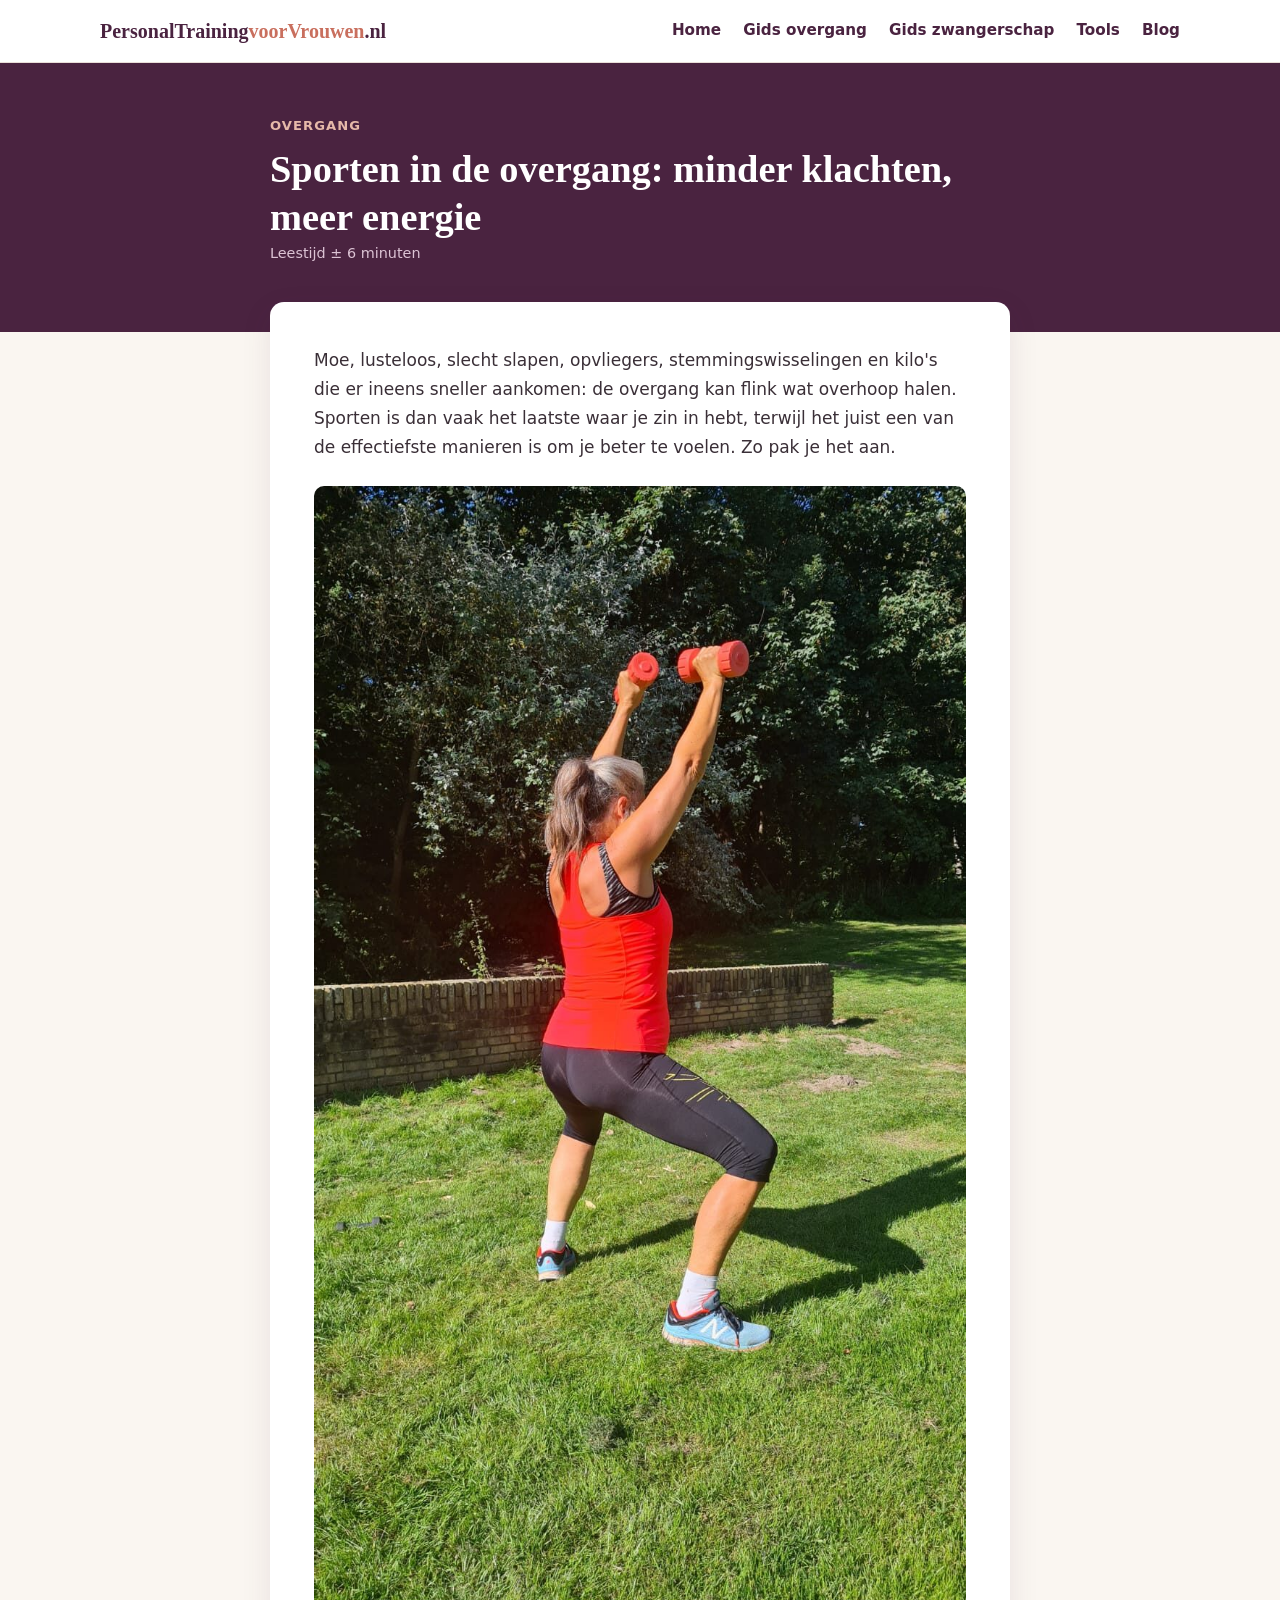
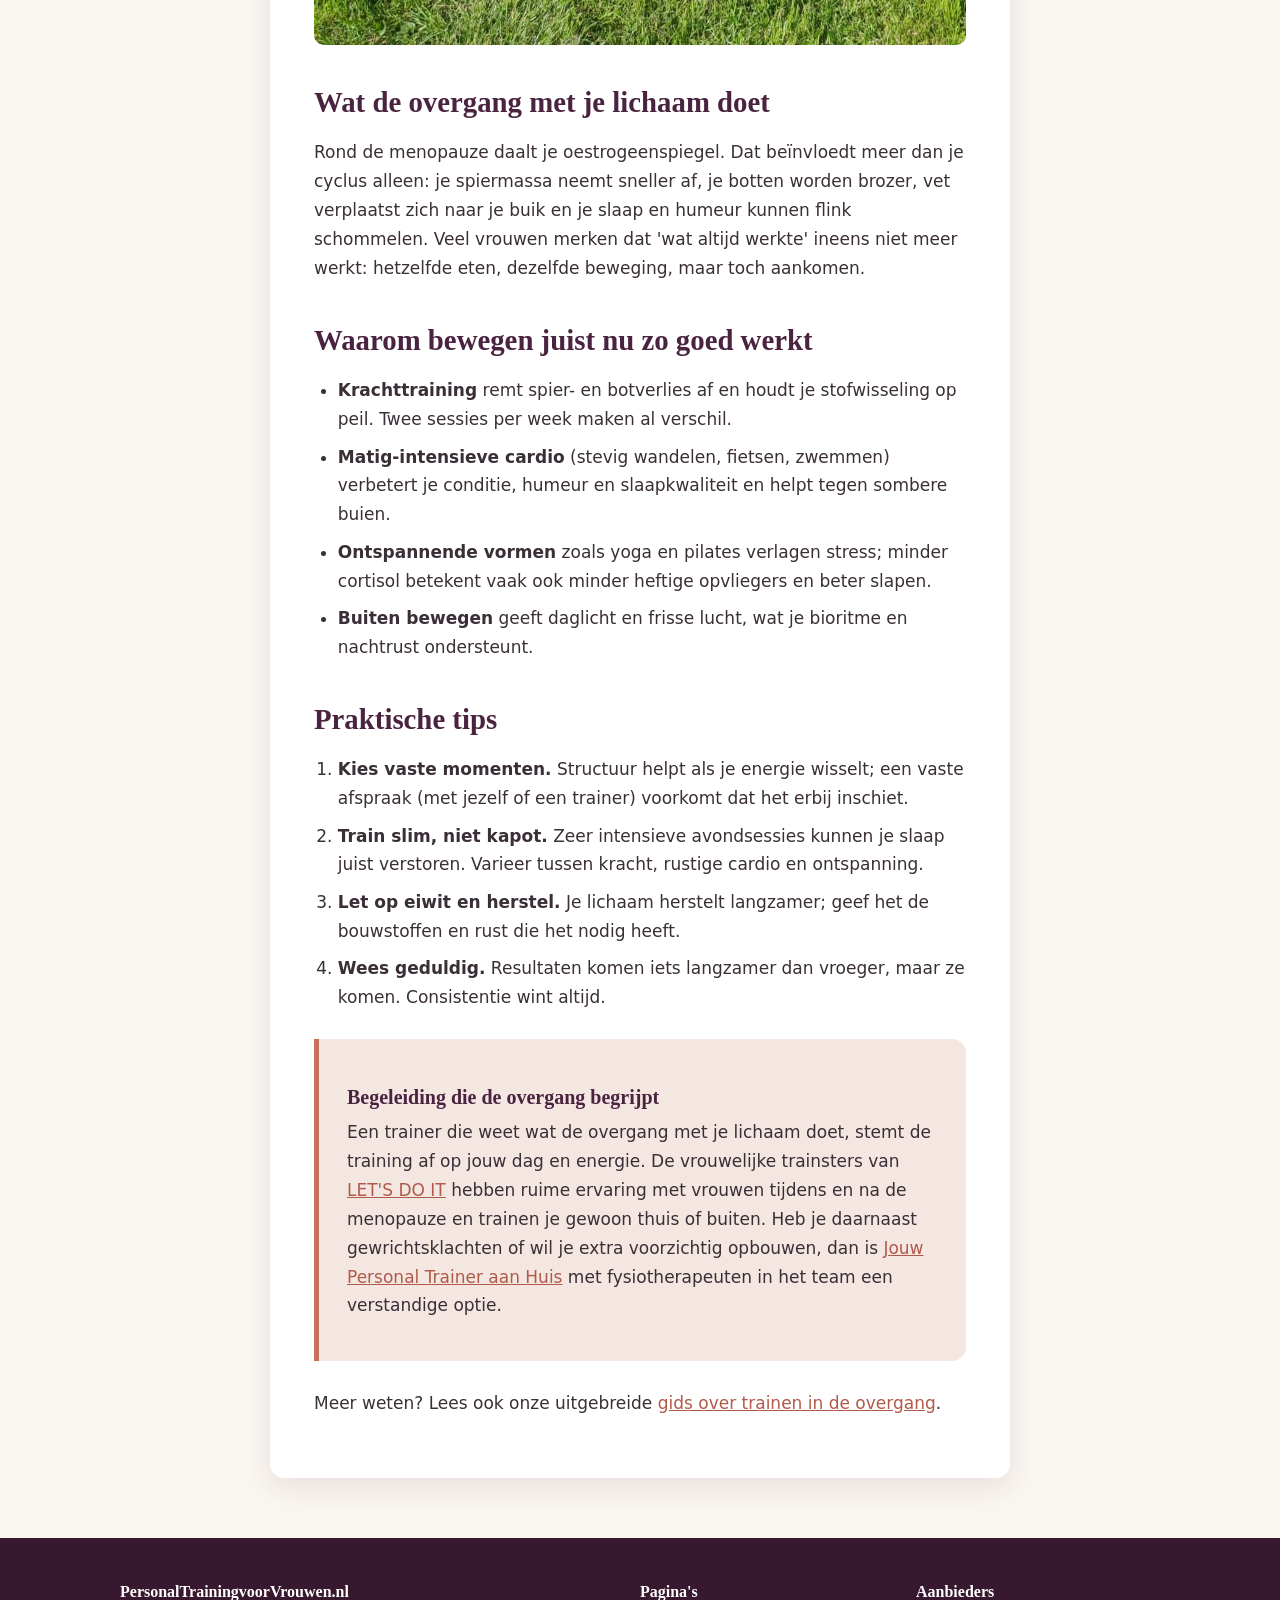
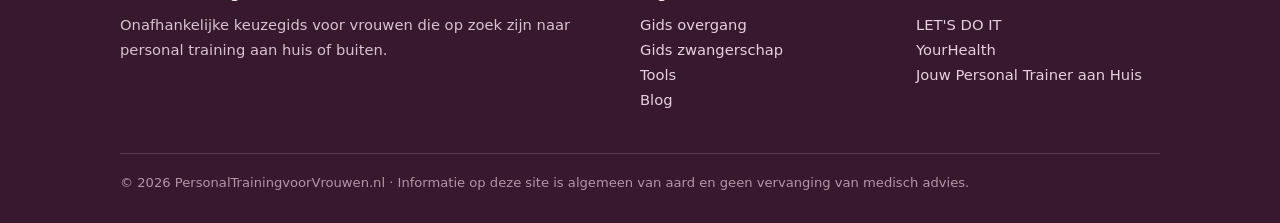
<file: blog/sporten-in-de-overgang.html>
<!DOCTYPE html>
<html lang="nl">
<head>
<meta charset="UTF-8">
<meta name="viewport" content="width=device-width, initial-scale=1.0">
<title>Sporten in de overgang: minder klachten, meer energie | PersonalTrainingvoorVrouwen.nl</title>
<meta name="description" content="Hoe sport en beweging overgangsklachten zoals opvliegers, slecht slapen en gewichtstoename kunnen verminderen. Praktische tips voor vrouwen in de overgang.">
<link rel="canonical" href="https://personaltrainingvoorvrouwen.nl/blog/sporten-in-de-overgang.html">
<link rel="stylesheet" href="../style.css">
</head>
<body>
<header class="site">
  <div class="container nav">
    <a class="logo" href="../index.html">PersonalTraining<span>voorVrouwen</span>.nl</a>
    <nav class="menu">
      <a href="../index.html">Home</a>
      <a href="../gids-overgang.html">Gids overgang</a>
      <a href="../gids-zwangerschap.html">Gids zwangerschap</a>
      <a href="../tools.html">Tools</a>
      <a href="index.html">Blog</a>
    </nav>
  </div>
</header>

<div class="article-hero">
  <div class="container narrow">
    <p class="kicker" style="color:#e6b9a9">Overgang</p>
    <h1>Sporten in de overgang: minder klachten, meer energie</h1>
    <p class="meta">Leestijd ± 6 minuten</p>
  </div>
</div>

<div class="container narrow">
<article class="post">

<p>Moe, lusteloos, slecht slapen, opvliegers, stemmingswisselingen en kilo's die er ineens sneller aankomen: de overgang kan flink wat overhoop halen. Sporten is dan vaak het laatste waar je zin in hebt, terwijl het juist een van de effectiefste manieren is om je beter te voelen. Zo pak je het aan.</p>
<img src="../images/26.jpeg" alt="Vrouw blijft fit en energiek tijdens de overgang">
<h2>Wat de overgang met je lichaam doet</h2>
<p>Rond de menopauze daalt je oestrogeenspiegel. Dat beïnvloedt meer dan je cyclus alleen: je spiermassa neemt sneller af, je botten worden brozer, vet verplaatst zich naar je buik en je slaap en humeur kunnen flink schommelen. Veel vrouwen merken dat 'wat altijd werkte' ineens niet meer werkt: hetzelfde eten, dezelfde beweging, maar toch aankomen.</p>
<h2>Waarom bewegen juist nu zo goed werkt</h2>
<ul>
<li><strong>Krachttraining</strong> remt spier- en botverlies af en houdt je stofwisseling op peil. Twee sessies per week maken al verschil.</li>
<li><strong>Matig-intensieve cardio</strong> (stevig wandelen, fietsen, zwemmen) verbetert je conditie, humeur en slaapkwaliteit en helpt tegen sombere buien.</li>
<li><strong>Ontspannende vormen</strong> zoals yoga en pilates verlagen stress; minder cortisol betekent vaak ook minder heftige opvliegers en beter slapen.</li>
<li><strong>Buiten bewegen</strong> geeft daglicht en frisse lucht, wat je bioritme en nachtrust ondersteunt.</li>
</ul>
<h2>Praktische tips</h2>
<ol>
<li><strong>Kies vaste momenten.</strong> Structuur helpt als je energie wisselt; een vaste afspraak (met jezelf of een trainer) voorkomt dat het erbij inschiet.</li>
<li><strong>Train slim, niet kapot.</strong> Zeer intensieve avondsessies kunnen je slaap juist verstoren. Varieer tussen kracht, rustige cardio en ontspanning.</li>
<li><strong>Let op eiwit en herstel.</strong> Je lichaam herstelt langzamer; geef het de bouwstoffen en rust die het nodig heeft.</li>
<li><strong>Wees geduldig.</strong> Resultaten komen iets langzamer dan vroeger, maar ze komen. Consistentie wint altijd.</li>
</ol>
<div class="callout">
<h3>Begeleiding die de overgang begrijpt</h3>
<p>Een trainer die weet wat de overgang met je lichaam doet, stemt de training af op jouw dag en energie. De vrouwelijke trainsters van <a href="https://www.letsdoitpt.nl/" rel="noopener">LET'S DO IT</a> hebben ruime ervaring met vrouwen tijdens en na de menopauze en trainen je gewoon thuis of buiten. Heb je daarnaast gewrichtsklachten of wil je extra voorzichtig opbouwen, dan is <a href="https://www.jouwpersonaltraineraanhuis.nl/" rel="noopener">Jouw Personal Trainer aan Huis</a> met fysiotherapeuten in het team een verstandige optie.</p>
</div>
<p>Meer weten? Lees ook onze uitgebreide <a href="../gids-overgang.html">gids over trainen in de overgang</a>.</p>
</article>
</div>

<footer class="site">
  <div class="container">
    <div class="fgrid">
      <div>
        <h4>PersonalTrainingvoorVrouwen.nl</h4>
        <p>Onafhankelijke keuzegids voor vrouwen die op zoek zijn naar personal training aan huis of buiten.</p>
      </div>
      <div>
        <h4>Pagina's</h4>
        <p><a href="../gids-overgang.html">Gids overgang</a><br>
        <a href="../gids-zwangerschap.html">Gids zwangerschap</a><br>
        <a href="../tools.html">Tools</a><br>
        <a href="index.html">Blog</a></p>
      </div>
      <div>
        <h4>Aanbieders</h4>
        <p><a href="https://www.letsdoitpt.nl/" rel="noopener">LET'S DO IT</a><br>
        <a href="https://www.yourhealthpt.nl/" rel="noopener">YourHealth</a><br>
        <a href="https://www.jouwpersonaltraineraanhuis.nl/" rel="noopener">Jouw Personal Trainer aan Huis</a></p>
      </div>
    </div>
    <div class="fbottom">© 2026 PersonalTrainingvoorVrouwen.nl · Informatie op deze site is algemeen van aard en geen vervanging van medisch advies.</div>
  </div>
</footer>
</body>
</html>
</file>
<file: style.css>
/* PersonalTrainingVoorVrouwen.nl */
:root{
  --plum:#4a2340;
  --plum-dark:#38182f;
  --terra:#c96f5e;
  --terra-dark:#b05a4a;
  --cream:#faf6f1;
  --blush:#f4e7e1;
  --text:#3a2f37;
  --muted:#7a6a74;
  --white:#ffffff;
  --radius:14px;
  /* huisstijlkleuren aanbieders */
  --yh:#ef7d1a;
  --yh-dark:#d96c0d;
  --ldi:#caa051;
  --ldi-dark:#ab8639;
  --jptah:#1e7a4e;
  --jptah-dark:#166240;
}
*{margin:0;padding:0;box-sizing:border-box}
html{scroll-behavior:smooth}
body{font-family:'Segoe UI',system-ui,-apple-system,Arial,sans-serif;color:var(--text);background:var(--cream);line-height:1.7;font-size:17px}
h1,h2,h3,h4{font-family:Georgia,'Times New Roman',serif;color:var(--plum);line-height:1.25;font-weight:700}
h1{font-size:2.4rem}
h2{font-size:1.8rem;margin-bottom:.6em}
h3{font-size:1.25rem;margin-bottom:.4em}
p{margin-bottom:1em}
a{color:var(--terra-dark)}
img{max-width:100%;height:auto;display:block}
.container{max-width:1080px;margin:0 auto;padding:0 20px}
.narrow{max-width:780px}

/* header */
header.site{background:var(--white);border-bottom:1px solid #eadfd9;position:sticky;top:0;z-index:50}
.nav{display:flex;align-items:center;justify-content:space-between;padding:14px 0;gap:16px;flex-wrap:wrap}
.logo{font-family:Georgia,serif;font-size:1.25rem;font-weight:700;color:var(--plum);text-decoration:none}
.logo span{color:var(--terra)}
nav.menu{display:flex;gap:22px;flex-wrap:wrap}
nav.menu a{color:var(--plum);text-decoration:none;font-size:.95rem;font-weight:600}
nav.menu a:hover{color:var(--terra)}

/* hero */
.hero{background:linear-gradient(135deg,var(--plum) 0%,var(--plum-dark) 100%);color:#f7ecf3;padding:64px 0}
.hero .grid{display:grid;grid-template-columns:1.1fr .9fr;gap:44px;align-items:center}
.hero h1{color:var(--white);margin-bottom:.5em}
.hero p{color:#e9d8e4;font-size:1.08rem}
.hero img{width:100%;aspect-ratio:4/3;object-fit:cover;border-radius:var(--radius);box-shadow:0 18px 40px rgba(0,0,0,.35)}
.badge{display:inline-block;background:var(--terra);color:#fff;font-size:.8rem;font-weight:700;letter-spacing:.06em;text-transform:uppercase;padding:6px 14px;border-radius:999px;margin-bottom:18px}

/* buttons */
.btn{display:inline-block;background:var(--terra);color:#fff;text-decoration:none;font-weight:700;padding:13px 26px;border-radius:999px;transition:background .2s}
.btn:hover{background:var(--terra-dark)}
.btn.ghost{background:transparent;border:2px solid var(--terra);color:var(--terra)}
.btn.ghost:hover{background:var(--terra);color:#fff}
.btn.plum{background:var(--plum)}
.btn.plum:hover{background:var(--plum-dark)}
.btn.yh{background:var(--yh)}
.btn.yh:hover{background:var(--yh-dark)}
.btn.ldi{background:var(--ldi)}
.btn.ldi:hover{background:var(--ldi-dark)}
.btn.jptah{background:var(--jptah)}
.btn.jptah:hover{background:var(--jptah-dark)}

/* sections */
section{padding:58px 0}
section.alt{background:var(--white)}
section.blush{background:var(--blush)}
.kicker{color:var(--terra);font-weight:700;text-transform:uppercase;letter-spacing:.08em;font-size:.82rem;margin-bottom:8px}
.center{text-align:center}
.intro{max-width:720px;margin:0 auto 2em;text-align:center;color:var(--muted)}

/* cards */
.cards{display:grid;grid-template-columns:repeat(3,1fr);gap:24px}
.cards.two{grid-template-columns:repeat(2,1fr)}
.card{background:var(--white);border-radius:var(--radius);padding:28px;box-shadow:0 6px 22px rgba(74,35,64,.07);border:1px solid #f0e5df}
.card img{border-radius:10px;margin-bottom:16px;aspect-ratio:4/3;object-fit:cover;width:100%}
.card h3 a{color:var(--plum);text-decoration:none}
.card h3 a:hover{color:var(--terra)}
.card .meta{font-size:.85rem;color:var(--muted);margin-bottom:8px}

/* spotlight */
.spotlight{background:var(--white);border:2px solid var(--terra);border-radius:var(--radius);overflow:hidden;display:grid;grid-template-columns:1fr 1.2fr;box-shadow:0 14px 36px rgba(74,35,64,.12)}
.spotlight img{height:100%;object-fit:cover}
.spotlight .body{padding:36px}
.ribbon{background:var(--terra);color:#fff;font-size:.8rem;font-weight:700;letter-spacing:.05em;text-transform:uppercase;display:inline-block;padding:5px 14px;border-radius:999px;margin-bottom:14px}
ul.checks{list-style:none;margin:0 0 1.2em}
ul.checks li{padding-left:30px;position:relative;margin-bottom:9px}
ul.checks li::before{content:"✓";position:absolute;left:0;top:0;color:var(--terra);font-weight:700}

/* provider blocks */
.provider{background:var(--white);border-radius:var(--radius);padding:32px;border:1px solid #eadfd9;box-shadow:0 6px 22px rgba(74,35,64,.06)}
.provider h3{font-size:1.35rem}
.provider .tag{font-size:.82rem;color:var(--muted);margin-bottom:12px}
.provider.yh{border-top:4px solid var(--yh)}
.provider.jptah{border-top:4px solid var(--jptah)}
.chip{display:inline-block;color:#fff;font-size:.72rem;font-weight:700;letter-spacing:.06em;text-transform:uppercase;padding:4px 12px;border-radius:999px;margin-bottom:12px}
.chip.yh{background:var(--yh)}
.chip.ldi{background:var(--ldi)}
.chip.jptah{background:var(--jptah)}
.spotlight.ldi{border-color:var(--ldi)}
.spotlight.ldi .ribbon{background:var(--ldi)}

/* slideshow */
.slideshow{position:relative;max-width:860px;margin:0 auto;border-radius:var(--radius);overflow:hidden;box-shadow:0 16px 40px rgba(74,35,64,.18);background:var(--plum-dark)}
.slideshow .slide{display:none;width:100%;aspect-ratio:4/3;object-fit:cover}
.slideshow .slide.actief{display:block;animation:fadein .8s}
@keyframes fadein{from{opacity:.25}to{opacity:1}}
.ss-knop{position:absolute;top:50%;transform:translateY(-50%);background:rgba(74,35,64,.65);color:#fff;border:none;font-size:1.6rem;line-height:1;padding:10px 16px;cursor:pointer;border-radius:8px;transition:background .2s}
.ss-knop:hover{background:var(--terra)}
.ss-vorige{left:14px}
.ss-volgende{right:14px}
.ss-bolletjes{position:absolute;bottom:14px;left:0;right:0;text-align:center}
.ss-bolletjes span{display:inline-block;width:11px;height:11px;border-radius:50%;background:rgba(255,255,255,.5);margin:0 4px;cursor:pointer}
.ss-bolletjes span.actief{background:var(--terra)}

/* table */
.tablewrap{overflow-x:auto}
table.compare{width:100%;border-collapse:collapse;background:var(--white);border-radius:var(--radius);overflow:hidden;box-shadow:0 6px 22px rgba(74,35,64,.07)}
table.compare th,table.compare td{padding:14px 16px;text-align:left;border-bottom:1px solid #f0e5df;font-size:.95rem;vertical-align:top}
table.compare thead th{background:var(--plum);color:#fff;font-family:Georgia,serif}
table.compare tbody tr:nth-child(even){background:#fdf9f6}

/* FAQ */
details.faq{background:var(--white);border-radius:10px;border:1px solid #eadfd9;margin-bottom:12px;padding:0 20px}
details.faq summary{cursor:pointer;font-weight:700;color:var(--plum);padding:16px 0;list-style:none}
details.faq summary::-webkit-details-marker{display:none}
details.faq summary::after{content:"+";float:right;color:var(--terra);font-size:1.3rem;line-height:1}
details.faq[open] summary::after{content:"–"}
details.faq p{padding-bottom:16px}

/* article */
.article-hero{background:var(--plum);color:#fff;padding:52px 0}
.article-hero h1{color:#fff}
.article-hero .meta{color:#dcc3d4;font-size:.9rem}
article.post{background:var(--white);border-radius:var(--radius);padding:44px;margin-top:-30px;box-shadow:0 10px 30px rgba(74,35,64,.1)}
article.post h2{margin-top:1.4em}
article.post h3{margin-top:1.1em}
article.post img{border-radius:10px;margin:1.4em 0}
article.post ul,article.post ol{margin:0 0 1.2em 1.4em}
article.post li{margin-bottom:.5em}
blockquote{border-left:4px solid var(--terra);background:var(--blush);padding:16px 22px;border-radius:0 10px 10px 0;margin:1.4em 0;font-style:italic}
.toc{background:var(--blush);border-radius:10px;padding:20px 26px;margin-bottom:1.6em}
.toc strong{color:var(--plum)}
.toc ul{margin:8px 0 0 1.2em}

/* callout */
.callout{background:var(--blush);border-left:5px solid var(--terra);border-radius:0 var(--radius) var(--radius) 0;padding:24px 28px;margin:1.6em 0}
.callout h3{margin-top:0}

/* tools */
.tool{background:var(--white);border-radius:var(--radius);padding:32px;border:1px solid #eadfd9;margin-bottom:28px;box-shadow:0 6px 22px rgba(74,35,64,.06)}
.tool label{display:block;font-weight:600;color:var(--plum);margin:12px 0 4px;font-size:.92rem}
.tool input,.tool select{width:100%;max-width:320px;padding:10px 14px;border:1px solid #d9c8c0;border-radius:8px;font-size:1rem;background:#fdfbf9}
.tool button{margin-top:18px;cursor:pointer;border:none;font-size:1rem}
.result{margin-top:18px;background:var(--blush);border-radius:10px;padding:16px 20px;font-weight:600;color:var(--plum);display:none}
.result.show{display:block}

/* footer */
footer.site{background:var(--plum-dark);color:#d8c2d0;padding:44px 0 28px;margin-top:60px;font-size:.92rem}
footer.site h4{color:#fff;font-size:1rem;margin-bottom:10px}
footer.site a{color:#e8cfe0;text-decoration:none}
footer.site a:hover{color:#fff;text-decoration:underline}
.fgrid{display:grid;grid-template-columns:2fr 1fr 1fr;gap:32px;margin-bottom:26px}
.fbottom{border-top:1px solid rgba(255,255,255,.15);padding-top:18px;font-size:.82rem;color:#b295a8}

@media(max-width:860px){
  .hero .grid,.spotlight{grid-template-columns:1fr}
  .cards,.cards.two,.fgrid{grid-template-columns:1fr}
  h1{font-size:1.9rem}
  article.post{padding:28px 20px}
}
</file>
